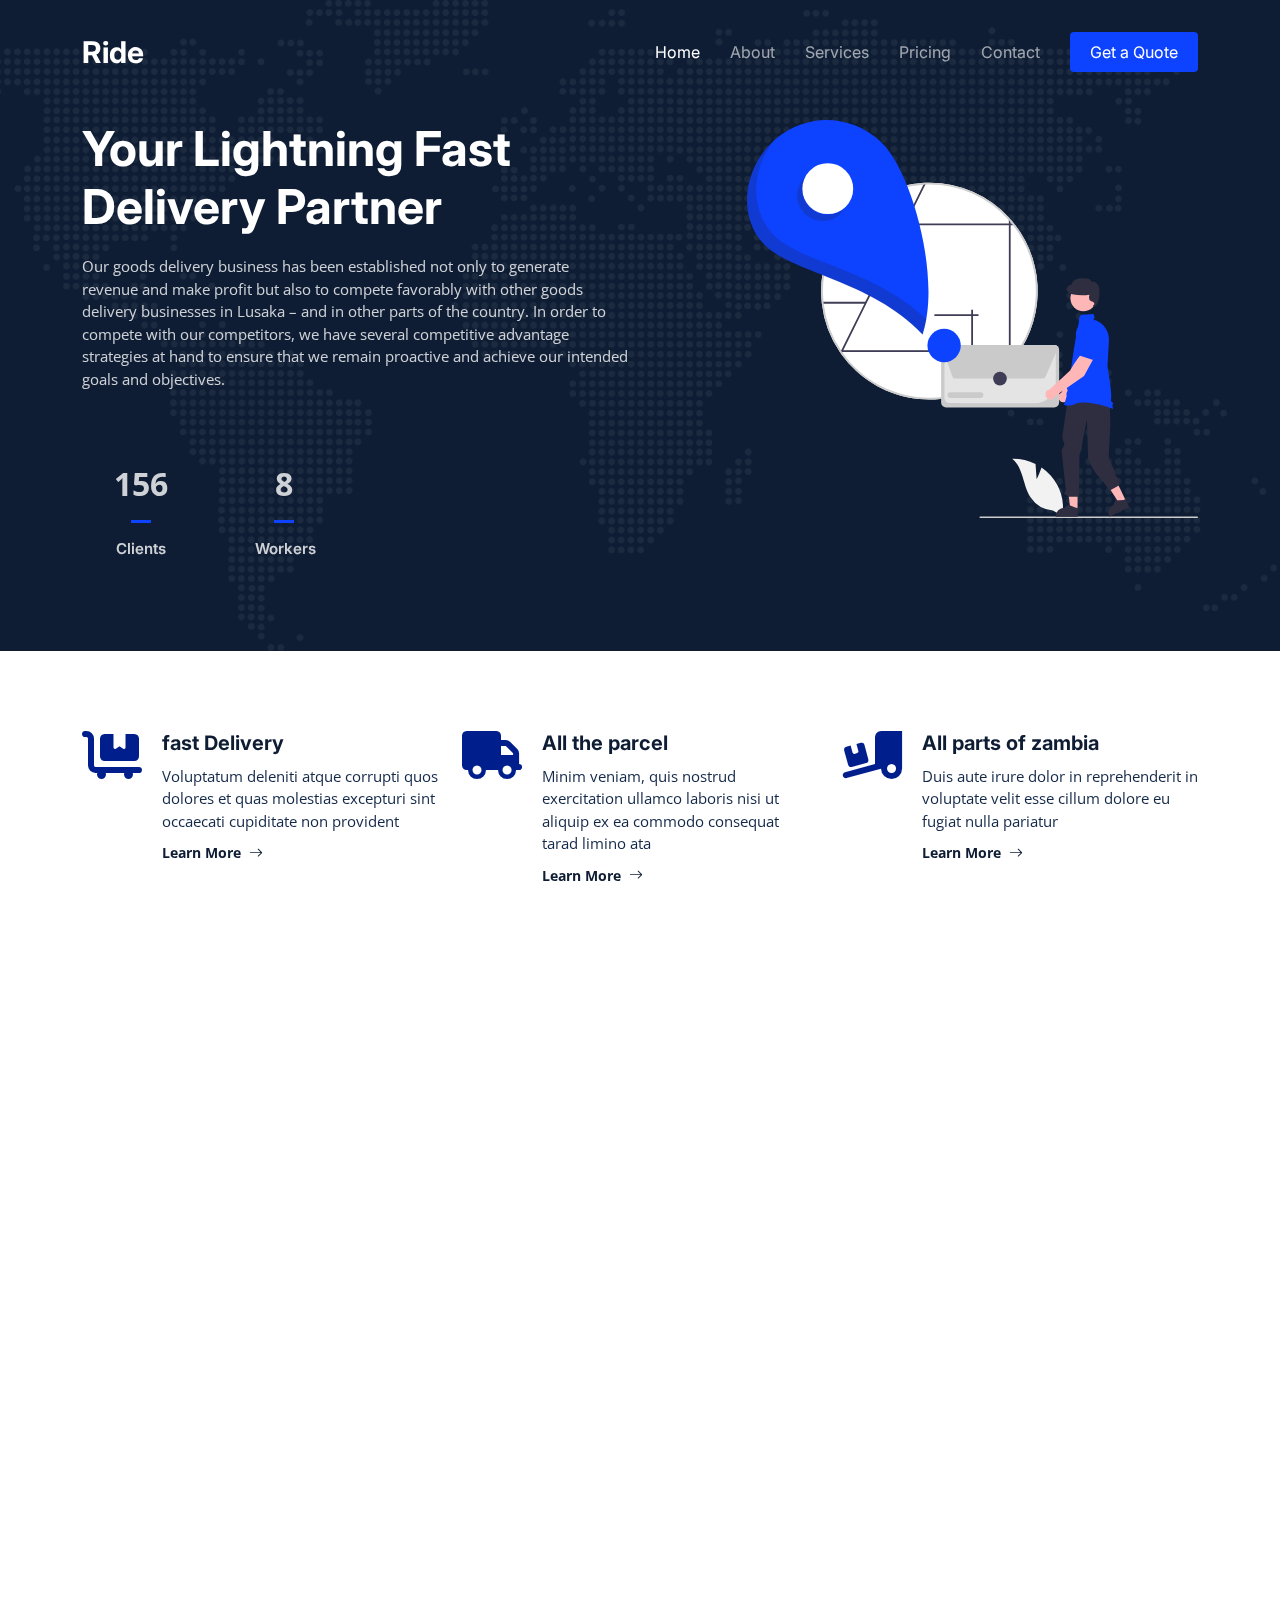
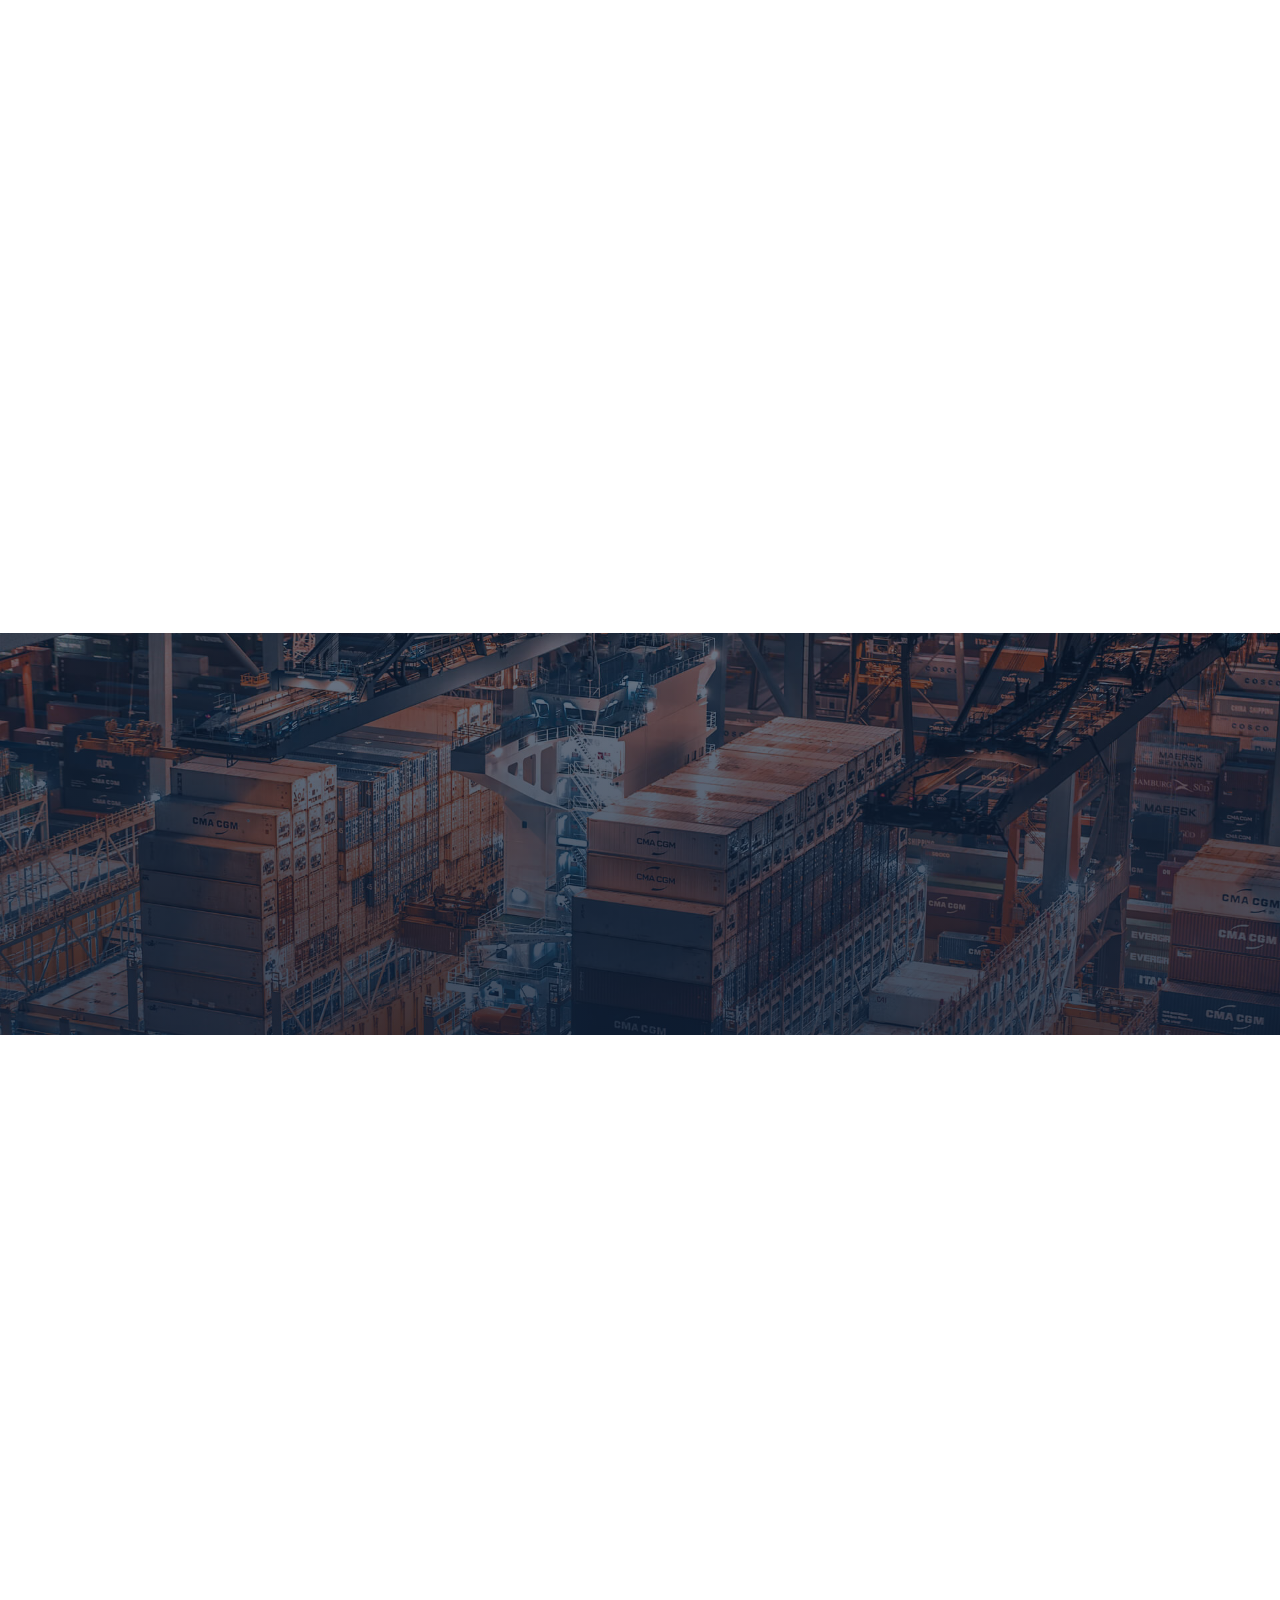
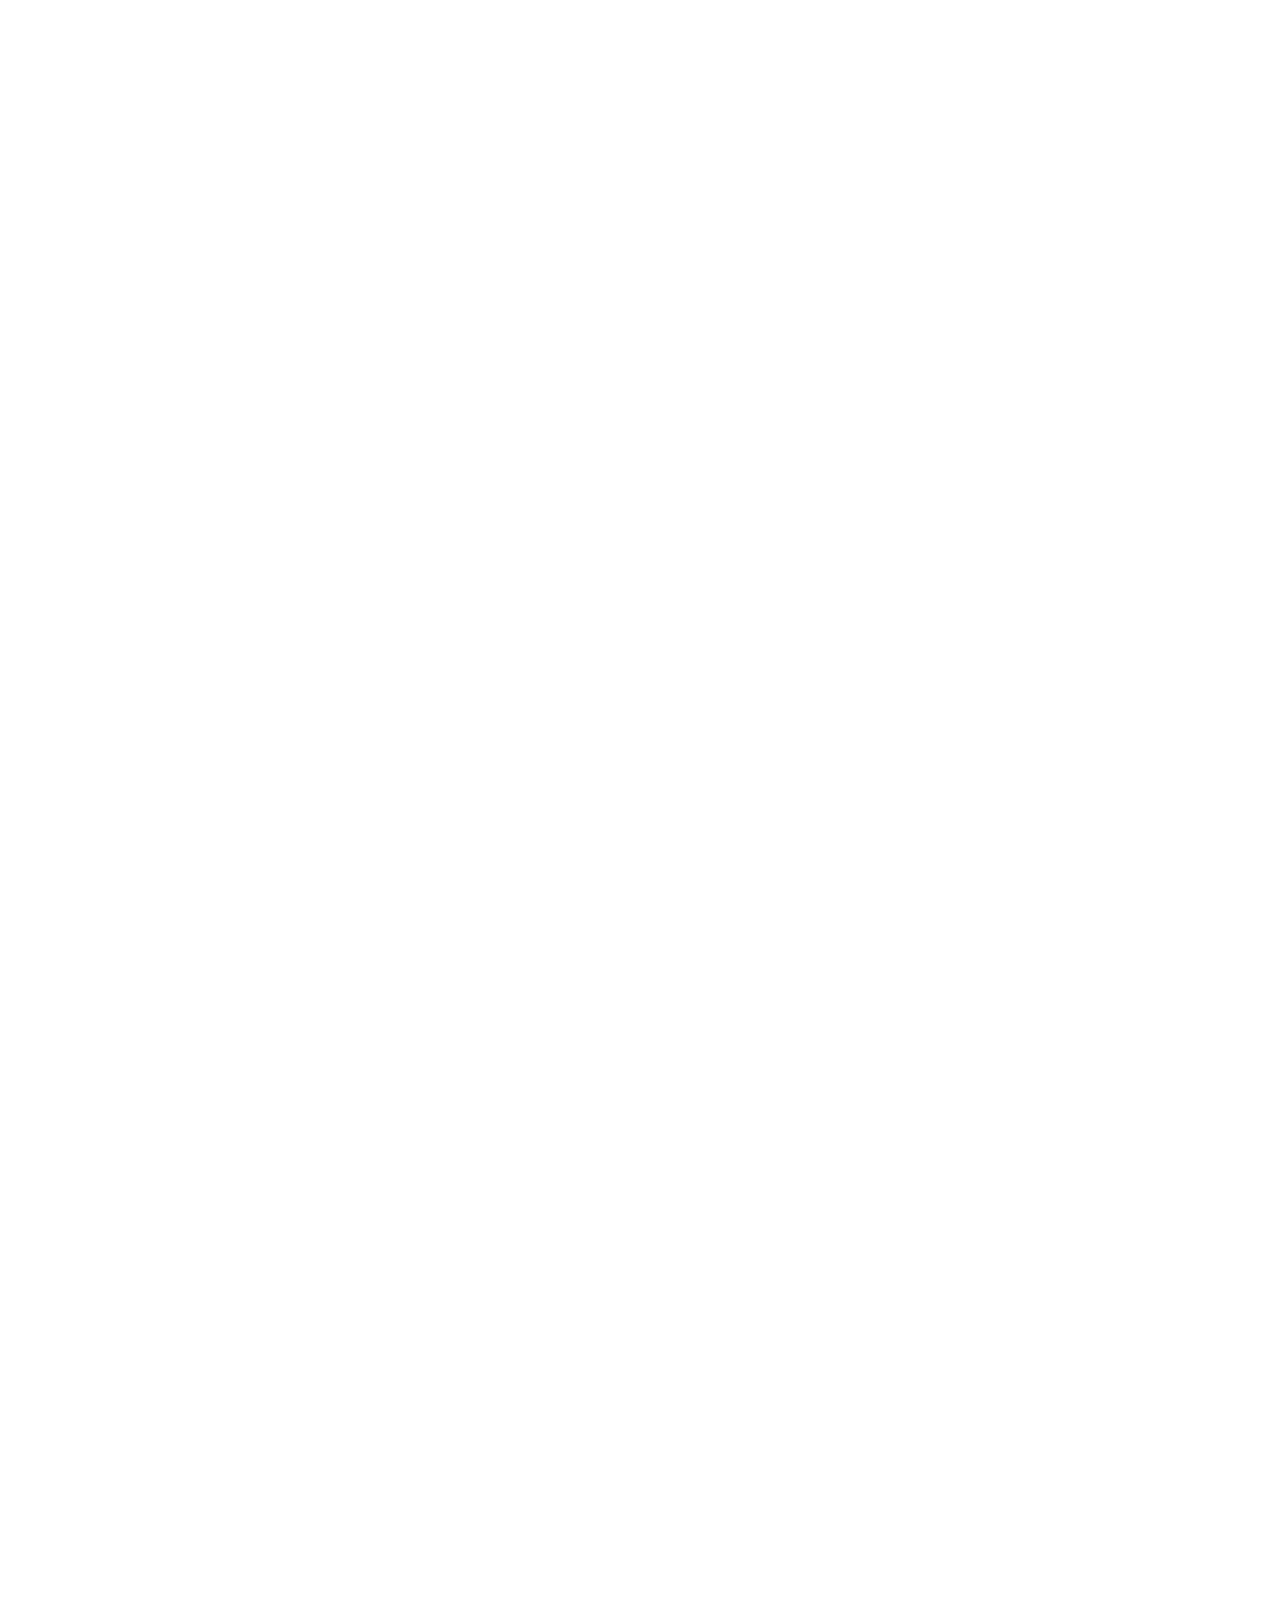
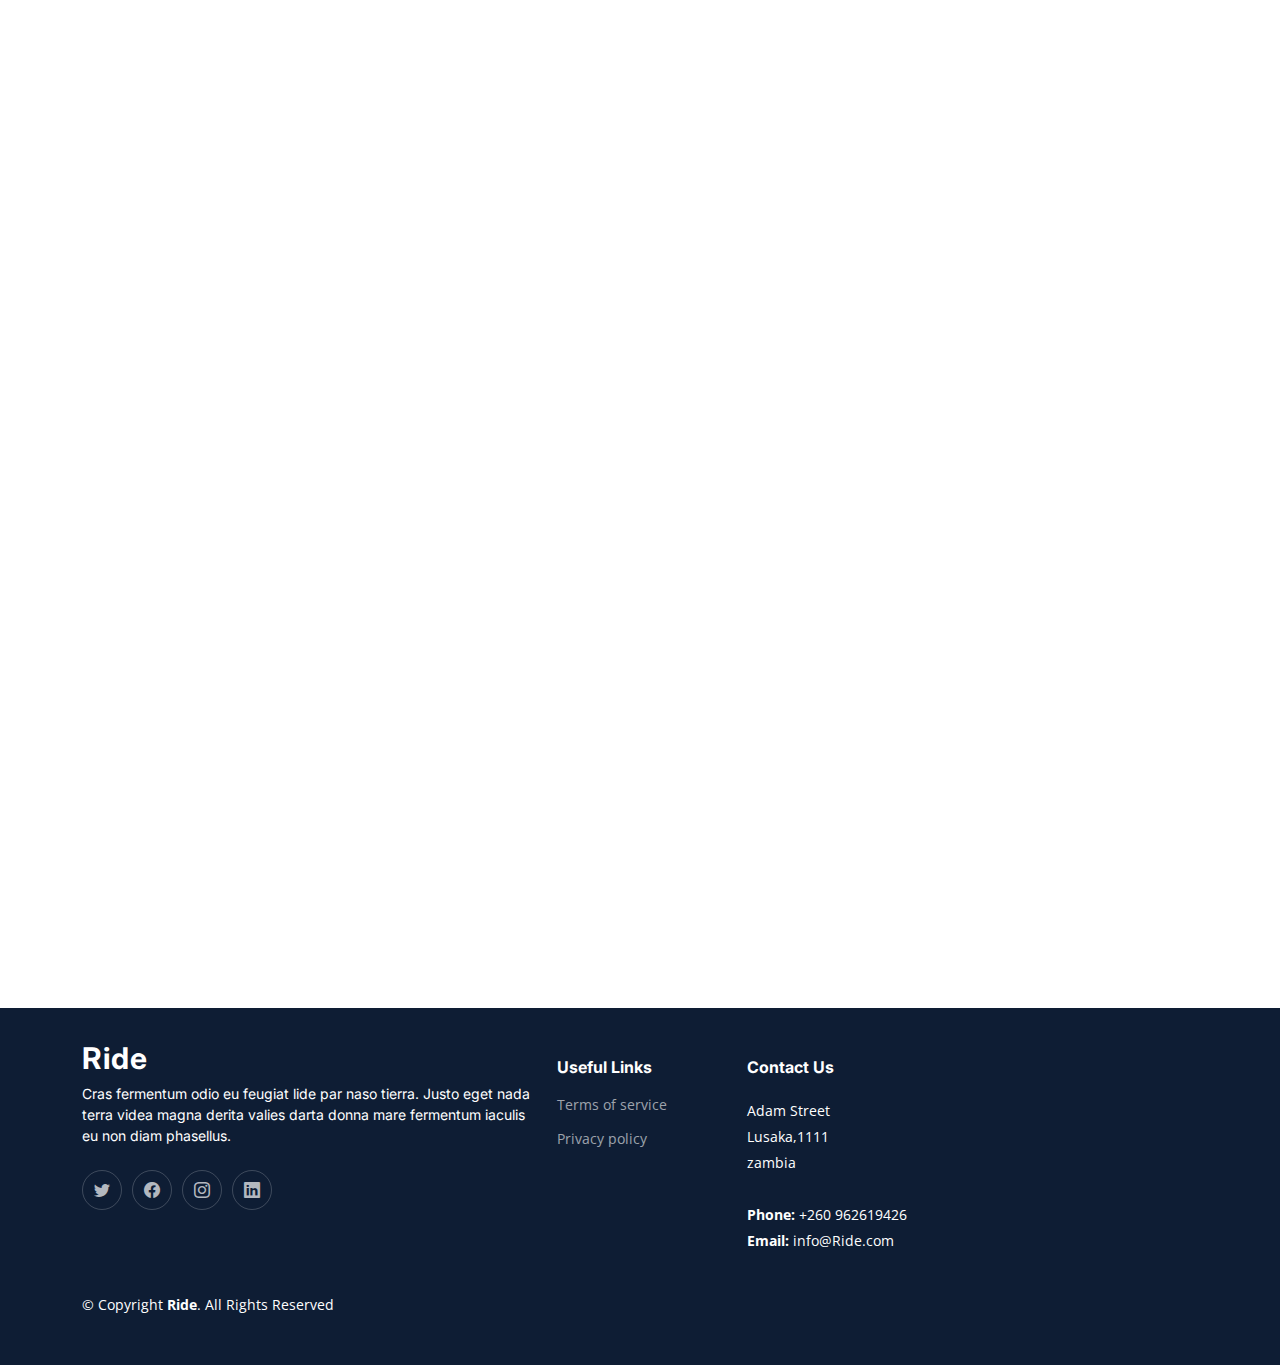
<file: index.html>
<!DOCTYPE html>
<html lang="en">
  <head>
    <meta charset="utf-8" />
    <meta content="width=device-width, initial-scale=1.0" name="viewport" />

    <title>Ride</title>
    <meta content="" name="description" />
    <meta content="" name="keywords" />

    <!-- Favicons 
  <link href="assets/img/favicon.png" rel="icon">
  <link href="assets/img/apple-touch-icon.png" rel="apple-touch-icon">
  -->

    <!-- Google Fonts -->
    <link rel="preconnect" href="https://fonts.googleapis.com" />
    <link rel="preconnect" href="https://fonts.gstatic.com" crossorigin />
    <link
      href="https://fonts.googleapis.com/css2?family=Open+Sans:ital,wght@0,300;0,400;0,500;0,600;0,700;1,300;1,400;1,600;1,700&family=Poppins:ital,wght@0,300;0,400;0,500;0,600;0,700;1,300;1,400;1,500;1,600;1,700&family=Inter:ital,wght@0,300;0,400;0,500;0,600;0,700;1,300;1,400;1,500;1,600;1,700&display=swap"
      rel="stylesheet"
    />

    <!-- Vendor CSS Files -->
    <link
      href="assets/vendor/bootstrap/css/bootstrap.min.css"
      rel="stylesheet"
    />
    <link
      href="assets/vendor/bootstrap-icons/bootstrap-icons.css"
      rel="stylesheet"
    />
    <link
      href="assets/vendor/fontawesome-free/css/all.min.css"
      rel="stylesheet"
    />
    <link
      href="assets/vendor/glightbox/css/glightbox.min.css"
      rel="stylesheet"
    />
    <link href="assets/vendor/swiper/swiper-bundle.min.css" rel="stylesheet" />
    <link href="assets/vendor/aos/aos.css" rel="stylesheet" />

    <!-- Template Main CSS File -->
    <link href="assets/css/main.css" rel="stylesheet" />

    <!-- =======================================================
  * Template Name: Logis - v1.2.0
  * Template URL: https://bootstrapmade.com/logis-bootstrap-logistics-website-template/
  * Author: BootstrapMade.com
  * License: https://bootstrapmade.com/license/
  ======================================================== -->
  </head>

  <body>
    <!-- ======= Header ======= -->
    <header id="header" class="header d-flex align-items-center fixed-top">
      <div
        class="container-fluid container-xl d-flex align-items-center justify-content-between"
      >
        <a href="index.html" class="logo d-flex align-items-center">
          <!-- Uncomment the line below if you also wish to use an image logo -->
          <!-- <img src="assets/img/logo.png" alt=""> -->
          <h1>Ride</h1>
        </a>

        <i class="mobile-nav-toggle mobile-nav-show bi bi-list"></i>
        <i class="mobile-nav-toggle mobile-nav-hide d-none bi bi-x"></i>
        <nav id="navbar" class="navbar">
          <ul>
            <li><a href="index.html" class="active">Home</a></li>
            <li><a href="about.html">About</a></li>
            <li><a href="services.html">Services</a></li>
            <li><a href="pricing.html">Pricing</a></li>
            <li><a href="contact.html">Contact</a></li>
            <li>
              <a class="get-a-quote" href="get-a-quote.html">Get a Quote</a>
            </li>
          </ul>
        </nav>
        <!-- .navbar -->
      </div>
    </header>
    <!-- End Header -->
    <!-- End Header -->

    <!-- ======= Hero Section ======= -->
    <section id="hero" class="hero d-flex align-items-center">
      <div class="container">
        <div class="row gy-4 d-flex justify-content-between">
          <div
            class="col-lg-6 order-2 order-lg-1 d-flex flex-column justify-content-center"
          >
            <h2 data-aos="fade-up">Your Lightning Fast Delivery Partner</h2>
            <p data-aos="fade-up" data-aos-delay="100">
              Our goods delivery business has been established not only to
              generate revenue and make profit but also to compete favorably
              with other goods delivery businesses in Lusaka – and in other
              parts of the country. In order to compete with our competitors, we
              have several competitive advantage strategies at hand to ensure
              that we remain proactive and achieve our intended goals and
              objectives.
            </p>
            <div class="row gy-4" data-aos="fade-up" data-aos-delay="400">
              <div class="col-lg-3 col-6">
                <div class="stats-item text-center w-100 h-100">
                  <span
                    data-purecounter-start="0"
                    data-purecounter-end="200"
                    data-purecounter-duration="1"
                    class="purecounter"
                  ></span>
                  <p>Clients</p>
                </div>
              </div>
              <!-- End Stats Item 

              <div class="col-lg-3 col-6">
                <div class="stats-item text-center w-100 h-100">
                  <span
                    data-purecounter-start="0"
                    data-purecounter-end="521"
                    data-purecounter-duration="1"
                    class="purecounter"
                  ></span>
                  <p>Projects</p>
                </div>
              </div>
             End Stats Item

              <div class="col-lg-3 col-6">
                <div class="stats-item text-center w-100 h-100">
                  <span
                    data-purecounter-start="0"
                    data-purecounter-end="1453"
                    data-purecounter-duration="1"
                    class="purecounter"
                  ></span>
                  <p>Support</p>
                </div>
              </div>
              End Stats Item -->

              <div class="col-lg-3 col-6">
                <div class="stats-item text-center w-100 h-100">
                  <span
                    data-purecounter-start="0"
                    data-purecounter-end="10"
                    data-purecounter-duration="1"
                    class="purecounter"
                  ></span>
                  <p>Workers</p>
                </div>
              </div>
              <!-- End Stats Item -->
            </div>
          </div>

          <div class="col-lg-5 order-1 order-lg-2 hero-img" data-aos="zoom-out">
            <img
              src="assets/img/hero-img.svg"
              class="img-fluid mb-3 mb-lg-0"
              alt=""
            />
          </div>
        </div>
      </div>
    </section>
    <!-- End Hero Section -->

    <main id="main">
      <!-- ======= Featured Services Section ======= -->
      <section id="featured-services" class="featured-services">
        <div class="container">
          <div class="row gy-4">
            <div
              class="col-lg-4 col-md-6 service-item d-flex"
              data-aos="fade-up"
            >
              <div class="icon flex-shrink-0">
                <i class="fa-solid fa-cart-flatbed"></i>
              </div>
              <div>
                <h4 class="title">fast Delivery</h4>
                <p class="description">
                  Voluptatum deleniti atque corrupti quos dolores et quas
                  molestias excepturi sint occaecati cupiditate non provident
                </p>
                <a href="service-details.html" class="readmore stretched-link"
                  ><span>Learn More</span><i class="bi bi-arrow-right"></i
                ></a>
              </div>
            </div>
            <!-- End Service Item -->

            <div
              class="col-lg-4 col-md-6 service-item d-flex"
              data-aos="fade-up"
              data-aos-delay="100"
            >
              <div class="icon flex-shrink-0">
                <i class="fa-solid fa-truck"></i>
              </div>
              <div>
                <h4 class="title">All the parcel</h4>
                <p class="description">
                  Minim veniam, quis nostrud exercitation ullamco laboris nisi
                  ut aliquip ex ea commodo consequat tarad limino ata
                </p>
                <a href="service-details.html" class="readmore stretched-link"
                  ><span>Learn More</span><i class="bi bi-arrow-right"></i
                ></a>
              </div>
            </div>
            <!-- End Service Item -->

            <div
              class="col-lg-4 col-md-6 service-item d-flex"
              data-aos="fade-up"
              data-aos-delay="200"
            >
              <div class="icon flex-shrink-0">
                <i class="fa-solid fa-truck-ramp-box"></i>
              </div>
              <div>
                <h4 class="title">All parts of zambia</h4>
                <p class="description">
                  Duis aute irure dolor in reprehenderit in voluptate velit esse
                  cillum dolore eu fugiat nulla pariatur
                </p>
                <a href="service-details.html" class="readmore stretched-link"
                  ><span>Learn More</span><i class="bi bi-arrow-right"></i
                ></a>
              </div>
            </div>
            <!-- End Service Item -->
          </div>
        </div>
      </section>
      <!-- End Featured Services Section -->

      <!-- ======= About Us Section ======= -->
      <section id="about" class="about pt-0">
        <div class="container" data-aos="fade-up">
          <div class="row gy-4">
            <div
              class="col-lg-6 position-relative align-self-start order-lg-last order-first"
            >
              <img src="assets/img/about.jpg" class="img-fluid" alt="" />
            </div>
            <div class="col-lg-6 content order-last order-lg-first">
              <h3>About Us</h3>
              <p>
                We are a start-up company providing transportation services to the public through subscriptions method basis. Our aim is to grow and provide our services national wide and expand into SADC countries.

              </p>
              <ul>
                <li data-aos="fade-up" data-aos-delay="100">
                  <i class="bi bi-diagram-3"></i>
                  <div>
                    <h5>Ullamco laboris nisi ut aliquip consequat</h5>
                    <p>
                      Magni facilis facilis repellendus cum excepturi quaerat
                      praesentium libre trade
                    </p>
                  </div>
                </li>
                <li data-aos="fade-up" data-aos-delay="200">
                  <i class="bi bi-fullscreen-exit"></i>
                  <div>
                    <h5>Magnam soluta odio exercitationem reprehenderi</h5>
                    <p>
                      Quo totam dolorum at pariatur aut distinctio dolorum
                      laudantium illo direna pasata redi
                    </p>
                  </div>
                </li>
                <li data-aos="fade-up" data-aos-delay="300">
                  <i class="bi bi-broadcast"></i>
                  <div>
                    <h5>Voluptatem et qui exercitationem</h5>
                    <p>
                      Et velit et eos maiores est tempora et quos dolorem autem
                      tempora incidunt maxime veniam
                    </p>
                  </div>
                </li>
              </ul>
            </div>
          </div>
        </div>
      </section>
      <!-- End About Us Section -->

      <!-- ======= Services Section ======= -->
      <section id="service" class="services pt-0">
        <div class="container" data-aos="fade-up">
          <div class="section-header">
            <span>Our Services</span>
            <h2>Our Services</h2>
          </div>

          <div class="row gy-4">
            <div
              class="col-lg-4 col-md-6"
              data-aos="fade-up"
              data-aos-delay="100"
            >
              <div class="card">
                <div class="card-img">
                  <img
                    src="assets/img/storage-service.jpg"
                    alt=""
                    class="img-fluid"
                  />
                </div>
                <h3>
                  <a href="service-details.html" class="stretched-link">
                    Courier Services</a
                  >
                </h3>
                <p>
                  Cumque eos in qui numquam. Aut aspernatur perferendis sed
                  atque quia voluptas quisquam repellendus temporibus
                  itaqueofficiis odit
                </p>
              </div>
            </div>
            <!-- End Card Item -->

            <div
              class="col-lg-4 col-md-6"
              data-aos="fade-up"
              data-aos-delay="200"
            >
              <div class="card">
                <div class="card-img">
                  <img
                    src="assets/img/logistics-service.jpg"
                    alt=""
                    class="img-fluid"
                  />
                </div>
                <h3>
                  <a href="service-details.html" class="stretched-link">
                    Logistics Services lite tonnes trucks. .</a
                  >
                </h3>
                <p>
                  Asperiores provident dolor accusamus pariatur dolore nam id
                  audantium ut et iure incidunt molestiae dolor ipsam ducimus
                  occaecati nisi
                </p>
              </div>
            </div>
            <!-- End Card Item -->

            <div
              class="col-lg-4 col-md-6"
              data-aos="fade-up"
              data-aos-delay="300"
            >
              <div class="card">
                <div class="card-img">
                  <img
                    src="assets/img/cargo-service.jpg"
                    alt=""
                    class="img-fluid"
                  />
                </div>
                <h3>
                  <a href="service-details.html" class="stretched-link"
                    >Taxi services</a
                  >
                </h3>
                <p>
                  Dicta quam similique quia architecto eos nisi aut ratione aut
                  ipsum reiciendis sit doloremque oluptatem aut et molestiae ut
                  et nihil
                </p>
              </div>
            </div>
            <!-- End Card Item -->
        </div>
      </section>
      <!-- End Services Section -->

      <!-- ======= Call To Action Section ======= -->
      <section id="call-to-action" class="call-to-action">
        <div class="container" data-aos="zoom-out">
          <div class="row justify-content-center">
            <div class="col-lg-8 text-center">
              <h3>Call To Action</h3>
              <p>
                Duis aute irure dolor in reprehenderit in voluptate velit esse
                cillum dolore eu fugiat nulla pariatur. Excepteur sint occaecat
                cupidatat non proident, sunt in culpa qui officia deserunt
                mollit anim id est laborum.
              </p>
              <a class="cta-btn" href="#">Call To Action</a>
            </div>
          </div>
        </div>
      </section>
      <!-- End Call To Action Section -->

      <!-- ======= Features Section ======= -->
      <section id="features" class="features">
        <div class="container">
          <div
            class="row gy-4 align-items-center features-item"
            data-aos="fade-up"
          >
            <div class="col-md-5">
              <img src="assets/img/features-1.jpg" class="img-fluid" alt="" />
            </div>
            <div class="col-md-7">
              <h3>
                Voluptatem dignissimos provident quasi corporis voluptates sit
                assumenda.
              </h3>
              <p class="fst-italic">
                Lorem ipsum dolor sit amet, consectetur adipiscing elit, sed do
                eiusmod tempor incididunt ut labore et dolore magna aliqua.
              </p>
              <ul>
                <li>
                  <i class="bi bi-check"></i> Ullamco laboris nisi ut aliquip ex
                  ea commodo consequat.
                </li>
                <li>
                  <i class="bi bi-check"></i> Duis aute irure dolor in
                  reprehenderit in voluptate velit.
                </li>
                <li>
                  <i class="bi bi-check"></i> Ullam est qui quos consequatur eos
                  accusamus.
                </li>
              </ul>
            </div>
          </div>
          <!-- Features Item -->

          <div
            class="row gy-4 align-items-center features-item"
            data-aos="fade-up"
          >
            <div class="col-md-5 order-1 order-md-2">
              <img src="assets/img/features-2.jpg" class="img-fluid" alt="" />
            </div>
            <div class="col-md-7 order-2 order-md-1">
              <h3>Corporis temporibus maiores provident</h3>
              <p class="fst-italic">
                Lorem ipsum dolor sit amet, consectetur adipiscing elit, sed do
                eiusmod tempor incididunt ut labore et dolore magna aliqua.
              </p>
              <p>
                Ullamco laboris nisi ut aliquip ex ea commodo consequat. Duis
                aute irure dolor in reprehenderit in voluptate velit esse cillum
                dolore eu fugiat nulla pariatur. Excepteur sint occaecat
                cupidatat non proident, sunt in culpa qui officia deserunt
                mollit anim id est laborum
              </p>
            </div>
          </div>
          <!-- Features Item -->

          <div
            class="row gy-4 align-items-center features-item"
            data-aos="fade-up"
          >
            <div class="col-md-5">
              <img src="assets/img/features-3.jpg" class="img-fluid" alt="" />
            </div>
            <div class="col-md-7">
              <h3>
                Sunt consequatur ad ut est nulla consectetur reiciendis animi
                voluptas
              </h3>
              <p>
                Cupiditate placeat cupiditate placeat est ipsam culpa. Delectus
                quia minima quod. Sunt saepe odit aut quia voluptatem hic
                voluptas dolor doloremque.
              </p>
              <ul>
                <li>
                  <i class="bi bi-check"></i> Ullamco laboris nisi ut aliquip ex
                  ea commodo consequat.
                </li>
                <li>
                  <i class="bi bi-check"></i> Duis aute irure dolor in
                  reprehenderit in voluptate velit.
                </li>
                <li>
                  <i class="bi bi-check"></i> Facilis ut et voluptatem aperiam.
                  Autem soluta ad fugiat.
                </li>
              </ul>
            </div>
          </div>
          <!-- Features Item -->

          <div
            class="row gy-4 align-items-center features-item"
            data-aos="fade-up"
          >
            <div class="col-md-5 order-1 order-md-2">
              <img src="assets/img/features-4.jpg" class="img-fluid" alt="" />
            </div>
            <div class="col-md-7 order-2 order-md-1">
              <h3>
                Quas et necessitatibus eaque impedit ipsum animi consequatur
                incidunt in
              </h3>
              <p class="fst-italic">
                Lorem ipsum dolor sit amet, consectetur adipiscing elit, sed do
                eiusmod tempor incididunt ut labore et dolore magna aliqua.
              </p>
              <p>
                Ullamco laboris nisi ut aliquip ex ea commodo consequat. Duis
                aute irure dolor in reprehenderit in voluptate velit esse cillum
                dolore eu fugiat nulla pariatur. Excepteur sint occaecat
                cupidatat non proident, sunt in culpa qui officia deserunt
                mollit anim id est laborum
              </p>
            </div>
          </div>
          <!-- Features Item -->
        </div>
      </section>
      <!-- End Features Section -->

      <!-- ======= Pricing Section ======= -->
      <section id="pricing" class="pricing pt-0">
        <div class="container" data-aos="fade-up">
          <div class="section-header">
            <span>Pricing</span>
            <h2>Pricing</h2>
          </div>

          <div class="row gy-4">
            <div class="col-lg-4" data-aos="fade-up" data-aos-delay="100">
              <div class="pricing-item">
                <h3>Free Plan</h3>
                <h4><sup>$</sup>0<span> / month</span></h4>
                <ul>
                  <li>
                    <i class="bi bi-check"></i> Quam adipiscing vitae proin
                  </li>
                  <li><i class="bi bi-check"></i> Nec feugiat nisl pretium</li>
                  <li>
                    <i class="bi bi-check"></i> Nulla at volutpat diam uteera
                  </li>
                  <li class="na">
                    <i class="bi bi-x"></i>
                    <span>Pharetra massa massa ultricies</span>
                  </li>
                  <li class="na">
                    <i class="bi bi-x"></i>
                    <span>Massa ultricies mi quis hendrerit</span>
                  </li>
                </ul>
                <a href="#" class="buy-btn">Buy Now</a>
              </div>
            </div>
            <!-- End Pricing Item -->

            <div class="col-lg-4" data-aos="fade-up" data-aos-delay="200">
              <div class="pricing-item featured">
                <h3>Business Plan</h3>
                <h4><sup>$</sup>29<span> / month</span></h4>
                <ul>
                  <li>
                    <i class="bi bi-check"></i> Quam adipiscing vitae proin
                  </li>
                  <li><i class="bi bi-check"></i> Nec feugiat nisl pretium</li>
                  <li>
                    <i class="bi bi-check"></i> Nulla at volutpat diam uteera
                  </li>
                  <li>
                    <i class="bi bi-check"></i> Pharetra massa massa ultricies
                  </li>
                  <li>
                    <i class="bi bi-check"></i> Massa ultricies mi quis
                    hendrerit
                  </li>
                </ul>
                <a href="#" class="buy-btn">Buy Now</a>
              </div>
            </div>
            <!-- End Pricing Item -->

            <div class="col-lg-4" data-aos="fade-up" data-aos-delay="300">
              <div class="pricing-item">
                <h3>Developer Plan</h3>
                <h4><sup>$</sup>49<span> / month</span></h4>
                <ul>
                  <li>
                    <i class="bi bi-check"></i> Quam adipiscing vitae proin
                  </li>
                  <li><i class="bi bi-check"></i> Nec feugiat nisl pretium</li>
                  <li>
                    <i class="bi bi-check"></i> Nulla at volutpat diam uteera
                  </li>
                  <li>
                    <i class="bi bi-check"></i> Pharetra massa massa ultricies
                  </li>
                  <li>
                    <i class="bi bi-check"></i> Massa ultricies mi quis
                    hendrerit
                  </li>
                </ul>
                <a href="#" class="buy-btn">Buy Now</a>
              </div>
            </div>
            <!-- End Pricing Item -->
          </div>
        </div>
      </section>
      <!-- End Pricing Section -->

      <!-- ======= Testimonials Section ===
      <section id="testimonials" class="testimonials">
        <div class="container">
          <div class="slides-1 swiper" data-aos="fade-up">
            <div class="swiper-wrapper">
              <div class="swiper-slide">
                <div class="testimonial-item">
                  <img
                    src="assets/img/testimonials/testimonials-1.jpg"
                    class="testimonial-img"
                    alt=""
                  />
                  <h3>Saul Goodman</h3>
                  <h4>Ceo &amp; Founder</h4>
                  <div class="stars">
                    <i class="bi bi-star-fill"></i
                    ><i class="bi bi-star-fill"></i
                    ><i class="bi bi-star-fill"></i
                    ><i class="bi bi-star-fill"></i
                    ><i class="bi bi-star-fill"></i>
                  </div>
                  <p>
                    <i class="bi bi-quote quote-icon-left"></i>
                    Proin iaculis purus consequat sem cure digni ssim donec
                    porttitora entum suscipit rhoncus. Accusantium quam,
                    ultricies eget id, aliquam eget nibh et. Maecen aliquam,
                    risus at semper.
                    <i class="bi bi-quote quote-icon-right"></i>
                  </p>
                </div>
              </div>
              End testimonial item 

              <div class="swiper-slide">
                <div class="testimonial-item">
                  <img
                    src="assets/img/testimonials/testimonials-2.jpg"
                    class="testimonial-img"
                    alt=""
                  />
                  <h3>Sara Wilsson</h3>
                  <h4>Designer</h4>
                  <div class="stars">
                    <i class="bi bi-star-fill"></i
                    ><i class="bi bi-star-fill"></i
                    ><i class="bi bi-star-fill"></i
                    ><i class="bi bi-star-fill"></i
                    ><i class="bi bi-star-fill"></i>
                  </div>
                  <p>
                    <i class="bi bi-quote quote-icon-left"></i>
                    Export tempor illum tamen malis malis eram quae irure esse
                    labore quem cillum quid cillum eram malis quorum velit fore
                    eram velit sunt aliqua noster fugiat irure amet legam anim
                    culpa.
                    <i class="bi bi-quote quote-icon-right"></i>
                  </p>
                </div>
              </div>
               End testimonial item 

              <div class="swiper-slide">
                <div class="testimonial-item">
                  <img
                    src="assets/img/testimonials/testimonials-3.jpg"
                    class="testimonial-img"
                    alt=""
                  />
                  <h3>Jena Karlis</h3>
                  <h4>Store Owner</h4>
                  <div class="stars">
                    <i class="bi bi-star-fill"></i
                    ><i class="bi bi-star-fill"></i
                    ><i class="bi bi-star-fill"></i
                    ><i class="bi bi-star-fill"></i
                    ><i class="bi bi-star-fill"></i>
                  </div>
                  <p>
                    <i class="bi bi-quote quote-icon-left"></i>
                    Enim nisi quem export duis labore cillum quae magna enim
                    sint quorum nulla quem veniam duis minim tempor labore quem
                    eram duis noster aute amet eram fore quis sint minim.
                    <i class="bi bi-quote quote-icon-right"></i>
                  </p>
                </div>
              </div>
              End testimonial item 

              <div class="swiper-slide">
                <div class="testimonial-item">
                  <img
                    src="assets/img/testimonials/testimonials-4.jpg"
                    class="testimonial-img"
                    alt=""
                  />
                  <h3>Matt Brandon</h3>
                  <h4>Freelancer</h4>
                  <div class="stars">
                    <i class="bi bi-star-fill"></i
                    ><i class="bi bi-star-fill"></i
                    ><i class="bi bi-star-fill"></i
                    ><i class="bi bi-star-fill"></i
                    ><i class="bi bi-star-fill"></i>
                  </div>
                  <p>
                    <i class="bi bi-quote quote-icon-left"></i>
                    Fugiat enim eram quae cillum dolore dolor amet nulla culpa
                    multos export minim fugiat minim velit minim dolor enim duis
                    veniam ipsum anim magna sunt elit fore quem dolore labore
                    illum veniam.
                    <i class="bi bi-quote quote-icon-right"></i>
                  </p>
                </div>
              </div>
               End testimonial item 

              <div class="swiper-slide">
                <div class="testimonial-item">
                  <img
                    src="assets/img/testimonials/testimonials-5.jpg"
                    class="testimonial-img"
                    alt=""
                  />
                  <h3>John Larson</h3>
                  <h4>Entrepreneur</h4>
                  <div class="stars">
                    <i class="bi bi-star-fill"></i
                    ><i class="bi bi-star-fill"></i
                    ><i class="bi bi-star-fill"></i
                    ><i class="bi bi-star-fill"></i
                    ><i class="bi bi-star-fill"></i>
                  </div>
                  <p>
                    <i class="bi bi-quote quote-icon-left"></i>
                    Quis quorum aliqua sint quem legam fore sunt eram irure
                    aliqua veniam tempor noster veniam enim culpa labore duis
                    sunt culpa nulla illum cillum fugiat legam esse veniam culpa
                    fore nisi cillum quid.
                    <i class="bi bi-quote quote-icon-right"></i>
                  </p>
                </div>
              </div>
               End testimonial item 
            </div>
            <div class="swiper-pagination"></div>
          </div>
        </div>
      </section>
       End Testimonials Section -->

      <!-- ======= Frequently Asked Questions Section ======= -->
      <section id="faq" class="faq">
        <div class="container" data-aos="fade-up">
          <div class="section-header">
            <span>Frequently Asked Questions</span>
            <h2>Frequently Asked Questions</h2>
          </div>

          <div
            class="row justify-content-center"
            data-aos="fade-up"
            data-aos-delay="200"
          >
            <div class="col-lg-10">
              <div class="accordion accordion-flush" id="faqlist">
                <div class="accordion-item">
                  <h3 class="accordion-header">
                    <button
                      class="accordion-button collapsed"
                      type="button"
                      data-bs-toggle="collapse"
                      data-bs-target="#faq-content-1"
                    >
                      <i class="bi bi-question-circle question-icon"></i>
                      Non consectetur a erat nam at lectus urna duis?
                    </button>
                  </h3>
                  <div
                    id="faq-content-1"
                    class="accordion-collapse collapse"
                    data-bs-parent="#faqlist"
                  >
                    <div class="accordion-body">
                      Feugiat pretium nibh ipsum consequat. Tempus iaculis urna
                      id volutpat lacus laoreet non curabitur gravida. Venenatis
                      lectus magna fringilla urna porttitor rhoncus dolor purus
                      non.
                    </div>
                  </div>
                </div>
                <!-- # Faq item-->

                <div class="accordion-item">
                  <h3 class="accordion-header">
                    <button
                      class="accordion-button collapsed"
                      type="button"
                      data-bs-toggle="collapse"
                      data-bs-target="#faq-content-2"
                    >
                      <i class="bi bi-question-circle question-icon"></i>
                      Feugiat scelerisque varius morbi enim nunc faucibus a
                      pellentesque?
                    </button>
                  </h3>
                  <div
                    id="faq-content-2"
                    class="accordion-collapse collapse"
                    data-bs-parent="#faqlist"
                  >
                    <div class="accordion-body">
                      Dolor sit amet consectetur adipiscing elit pellentesque
                      habitant morbi. Id interdum velit laoreet id donec
                      ultrices. Fringilla phasellus faucibus scelerisque
                      eleifend donec pretium. Est pellentesque elit ullamcorper
                      dignissim. Mauris ultrices eros in cursus turpis massa
                      tincidunt dui.
                    </div>
                  </div>
                </div>
                <!-- # Faq item-->

                <div class="accordion-item">
                  <h3 class="accordion-header">
                    <button
                      class="accordion-button collapsed"
                      type="button"
                      data-bs-toggle="collapse"
                      data-bs-target="#faq-content-3"
                    >
                      <i class="bi bi-question-circle question-icon"></i>
                      Dolor sit amet consectetur adipiscing elit pellentesque
                      habitant morbi?
                    </button>
                  </h3>
                  <div
                    id="faq-content-3"
                    class="accordion-collapse collapse"
                    data-bs-parent="#faqlist"
                  >
                    <div class="accordion-body">
                      Eleifend mi in nulla posuere sollicitudin aliquam ultrices
                      sagittis orci. Faucibus pulvinar elementum integer enim.
                      Sem nulla pharetra diam sit amet nisl suscipit. Rutrum
                      tellus pellentesque eu tincidunt. Lectus urna duis
                      convallis convallis tellus. Urna molestie at elementum eu
                      facilisis sed odio morbi quis
                    </div>
                  </div>
                </div>
                <!-- # Faq item-->

                <div class="accordion-item">
                  <h3 class="accordion-header">
                    <button
                      class="accordion-button collapsed"
                      type="button"
                      data-bs-toggle="collapse"
                      data-bs-target="#faq-content-4"
                    >
                      <i class="bi bi-question-circle question-icon"></i>
                      Ac odio tempor orci dapibus. Aliquam eleifend mi in nulla?
                    </button>
                  </h3>
                  <div
                    id="faq-content-4"
                    class="accordion-collapse collapse"
                    data-bs-parent="#faqlist"
                  >
                    <div class="accordion-body">
                      <i class="bi bi-question-circle question-icon"></i>
                      Dolor sit amet consectetur adipiscing elit pellentesque
                      habitant morbi. Id interdum velit laoreet id donec
                      ultrices. Fringilla phasellus faucibus scelerisque
                      eleifend donec pretium. Est pellentesque elit ullamcorper
                      dignissim. Mauris ultrices eros in cursus turpis massa
                      tincidunt dui.
                    </div>
                  </div>
                </div>
                <!-- # Faq item-->

                <div class="accordion-item">
                  <h3 class="accordion-header">
                    <button
                      class="accordion-button collapsed"
                      type="button"
                      data-bs-toggle="collapse"
                      data-bs-target="#faq-content-5"
                    >
                      <i class="bi bi-question-circle question-icon"></i>
                      Tempus quam pellentesque nec nam aliquam sem et tortor
                      consequat?
                    </button>
                  </h3>
                  <div
                    id="faq-content-5"
                    class="accordion-collapse collapse"
                    data-bs-parent="#faqlist"
                  >
                    <div class="accordion-body">
                      Molestie a iaculis at erat pellentesque adipiscing
                      commodo. Dignissim suspendisse in est ante in. Nunc vel
                      risus commodo viverra maecenas accumsan. Sit amet nisl
                      suscipit adipiscing bibendum est. Purus gravida quis
                      blandit turpis cursus in
                    </div>
                  </div>
                </div>
                <!-- # Faq item-->
              </div>
            </div>
          </div>
        </div>
      </section>
      <!-- End Frequently Asked Questions Section -->
    </main>
    <!-- End #main -->

    <!-- ======= Footer ======= -->
    <footer id="footer" class="footer">
      <div class="container">
        <div class="row gy-4">
          <div class="col-lg-5 col-md-12 footer-info">
            <a href="index.html" class="logo d-flex align-items-center">
              <span>Ride</span>
            </a>
            <p>
              Cras fermentum odio eu feugiat lide par naso tierra. Justo eget
              nada terra videa magna derita valies darta donna mare fermentum
              iaculis eu non diam phasellus.
            </p>
            <div class="social-links d-flex mt-4">
              <a href="#" class="twitter"><i class="bi bi-twitter"></i></a>
              <a href="#" class="facebook"><i class="bi bi-facebook"></i></a>
              <a href="#" class="instagram"><i class="bi bi-instagram"></i></a>
              <a href="#" class="linkedin"><i class="bi bi-linkedin"></i></a>
            </div>
          </div>

          <div class="col-lg-2 col-6 footer-links">
            <h4>Useful Links</h4>
            <ul>
              <li><a href="#">Terms of service</a></li>
              <li><a href="#">Privacy policy</a></li>
            </ul>
          </div>

          <div
            class="col-lg-3 col-md-12 footer-contact text-center text-md-start"
          >
            <h4>Contact Us</h4>
            <p>
             Adam Street <br />
              Lusaka,1111<br />
              zambia <br /><br />
              <strong>Phone:</strong> +260 962619426<br />
              <strong>Email:</strong> info@Ride.com<br />
            </p>
          </div>
        </div>
      </div>

      <div class="container mt-4">
        <dive class="copyright">
          &copy; Copyright <strong><span>Ride</span></strong
          >. All Rights Reserved
        </dive
      </div>
    </footer>
    <!-- End Footer -->
    <!-- End Footer -->

    <a
      href="#"
      class="scroll-top d-flex align-items-center justify-content-center"
      ><i class="bi bi-arrow-up-short"></i
    ></a>

    <div id="preloader"></div>

    <!-- Vendor JS Files -->
    <script src="assets/vendor/bootstrap/js/bootstrap.bundle.min.js"></script>
    <script src="assets/vendor/purecounter/purecounter_vanilla.js"></script>
    <script src="assets/vendor/glightbox/js/glightbox.min.js"></script>
    <script src="assets/vendor/swiper/swiper-bundle.min.js"></script>
    <script src="assets/vendor/aos/aos.js"></script>
    <script src="assets/vendor/php-email-form/validate.js"></script>

    <!-- Template Main JS File -->
    <script src="assets/js/main.js"></script>
  </body>
</html>
</file>
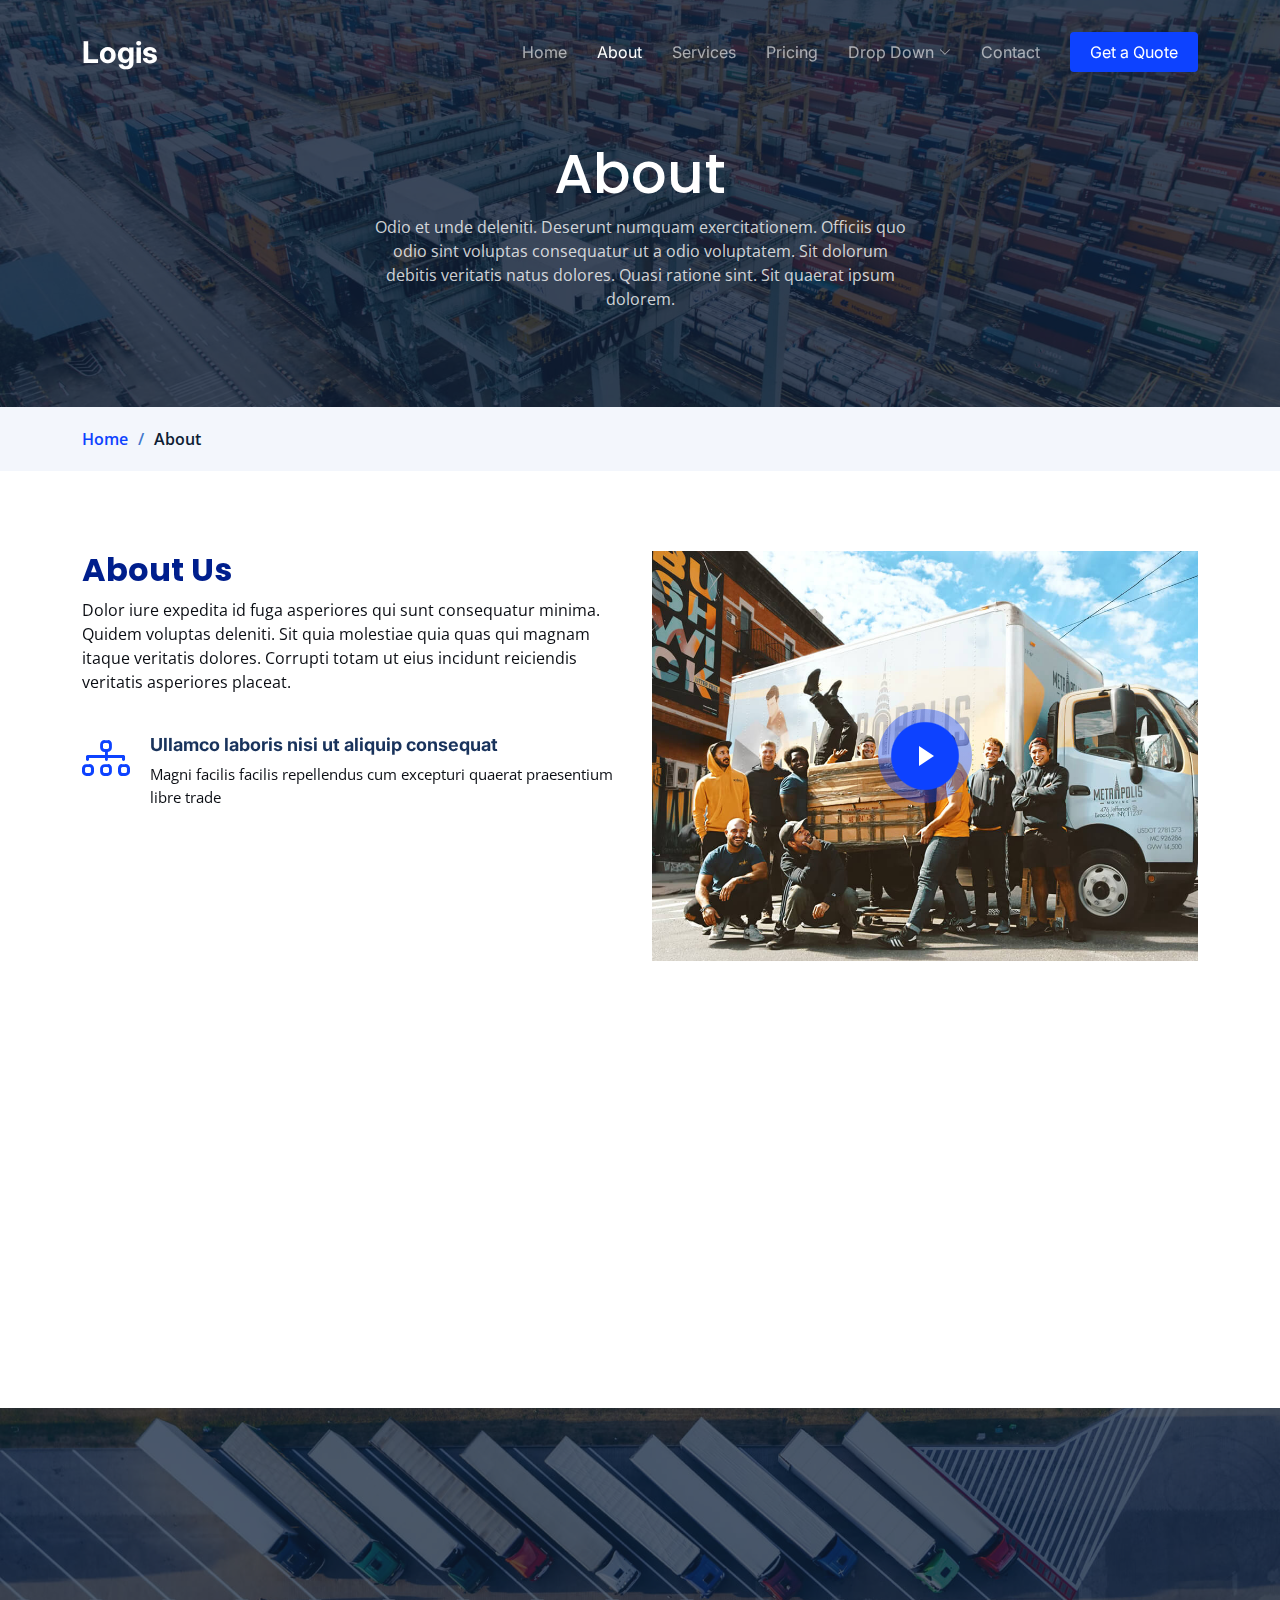
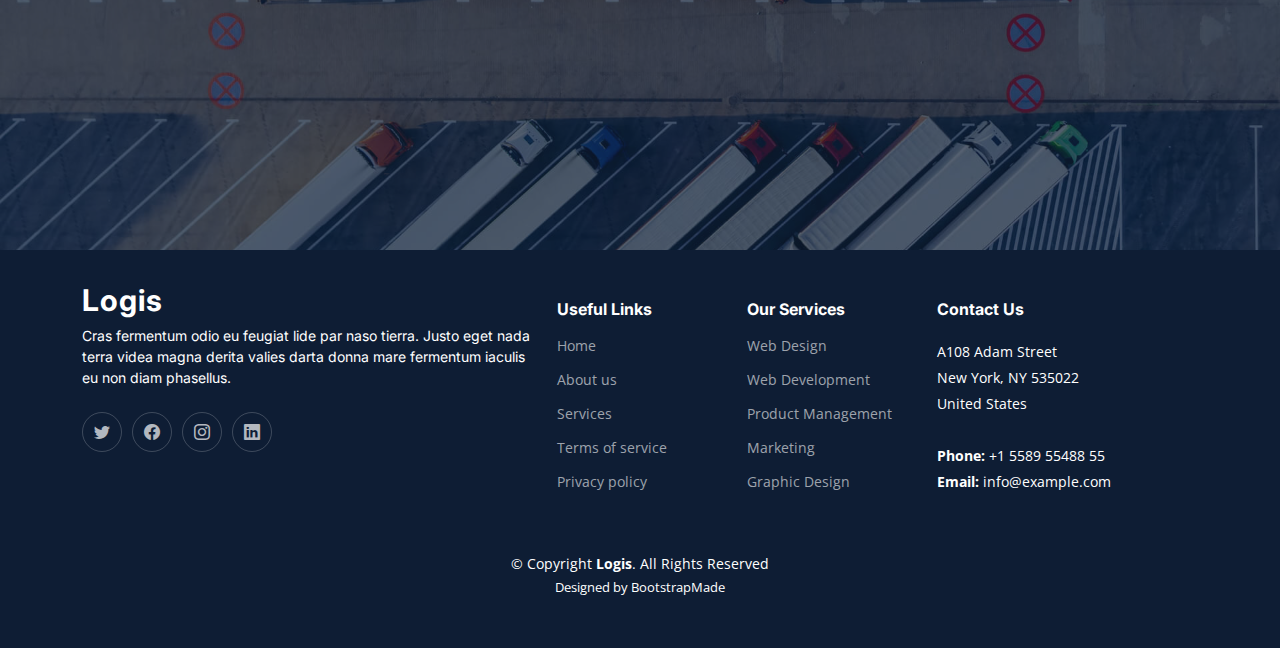
<file: about.html>
<!DOCTYPE html>
<html lang="en">
  <head>
    <meta charset="utf-8" />
    <meta content="width=device-width, initial-scale=1.0" name="viewport" />

    <title>Logis Bootstrap Template - About</title>
    <meta content="" name="description" />
    <meta content="" name="keywords" />

    <!-- Favicons -->
    <link href="assets/img/favicon.png" rel="icon" />
    <link href="assets/img/apple-touch-icon.png" rel="apple-touch-icon" />

    <!-- Google Fonts -->
    <link rel="preconnect" href="https://fonts.googleapis.com" />
    <link rel="preconnect" href="https://fonts.gstatic.com" crossorigin />
    <link
      href="https://fonts.googleapis.com/css2?family=Open+Sans:ital,wght@0,300;0,400;0,500;0,600;0,700;1,300;1,400;1,600;1,700&family=Poppins:ital,wght@0,300;0,400;0,500;0,600;0,700;1,300;1,400;1,500;1,600;1,700&family=Inter:ital,wght@0,300;0,400;0,500;0,600;0,700;1,300;1,400;1,500;1,600;1,700&display=swap"
      rel="stylesheet"
    />

    <!-- Vendor CSS Files -->
    <link
      href="assets/vendor/bootstrap/css/bootstrap.min.css"
      rel="stylesheet"
    />
    <link
      href="assets/vendor/bootstrap-icons/bootstrap-icons.css"
      rel="stylesheet"
    />
    <link
      href="assets/vendor/fontawesome-free/css/all.min.css"
      rel="stylesheet"
    />
    <link
      href="assets/vendor/glightbox/css/glightbox.min.css"
      rel="stylesheet"
    />
    <link href="assets/vendor/swiper/swiper-bundle.min.css" rel="stylesheet" />
    <link href="assets/vendor/aos/aos.css" rel="stylesheet" />

    <!-- Template Main CSS File -->
    <link href="assets/css/main.css" rel="stylesheet" />

    <!-- =======================================================
  * Template Name: Logis - v1.2.0
  * Template URL: https://bootstrapmade.com/logis-bootstrap-logistics-website-template/
  * Author: BootstrapMade.com
  * License: https://bootstrapmade.com/license/
  ======================================================== -->
  </head>

  <body>
    <!-- ======= Header ======= -->
    <header id="header" class="header d-flex align-items-center fixed-top">
      <div
        class="container-fluid container-xl d-flex align-items-center justify-content-between"
      >
        <a href="index.html" class="logo d-flex align-items-center">
          <!-- Uncomment the line below if you also wish to use an image logo -->
          <!-- <img src="assets/img/logo.png" alt=""> -->
          <h1>Logis</h1>
        </a>

        <i class="mobile-nav-toggle mobile-nav-show bi bi-list"></i>
        <i class="mobile-nav-toggle mobile-nav-hide d-none bi bi-x"></i>
        <nav id="navbar" class="navbar">
          <ul>
            <li><a href="index.html">Home</a></li>
            <li><a href="about.html" class="active">About</a></li>
            <li><a href="services.html">Services</a></li>
            <li><a href="pricing.html">Pricing</a></li>
            <li class="dropdown">
              <a href="#"
                ><span>Drop Down</span>
                <i class="bi bi-chevron-down dropdown-indicator"></i
              ></a>
              <!--  drop down menu 
              <ul>
                <li><a href="#">Drop Down 1</a></li>
                <li class="dropdown">
                  <a href="#"
                    ><span>Deep Drop Down</span>
                    <i class="bi bi-chevron-down dropdown-indicator"></i
                  ></a>
                  <ul>
                    <li><a href="#">Deep Drop Down 1</a></li>
                    <li><a href="#">Deep Drop Down 2</a></li>
                    <li><a href="#">Deep Drop Down 3</a></li>
                    <li><a href="#">Deep Drop Down 4</a></li>
                    <li><a href="#">Deep Drop Down 5</a></li>
                  </ul>
                </li>
                <li><a href="#">Drop Down 2</a></li>
                <li><a href="#">Drop Down 3</a></li>
                <li><a href="#">Drop Down 4</a></li>
              </ul>
            </li>
            --></li>

            <li><a href="contact.html">Contact</a></li>
            <li>
              <a class="get-a-quote" href="get-a-quote.html">Get a Quote</a>
            </li>
          </ul>
        </nav>
        <!-- .navbar -->
      </div>
    </header>
    <!-- End Header -->
    <!-- End Header -->

    <main id="main">
      <!-- ======= Breadcrumbs ======= -->
      <div class="breadcrumbs">
        <div
          class="page-header d-flex align-items-center"
          style="background-image: url('assets/img/page-header.jpg')"
        >
          <div class="container position-relative">
            <div class="row d-flex justify-content-center">
              <div class="col-lg-6 text-center">
                <h2>About</h2>
                <p>
                  Odio et unde deleniti. Deserunt numquam exercitationem.
                  Officiis quo odio sint voluptas consequatur ut a odio
                  voluptatem. Sit dolorum debitis veritatis natus dolores. Quasi
                  ratione sint. Sit quaerat ipsum dolorem.
                </p>
              </div>
            </div>
          </div>
        </div>
        <nav>
          <div class="container">
            <ol>
              <li><a href="index.html">Home</a></li>
              <li>About</li>
            </ol>
          </div>
        </nav>
      </div>
      <!-- End Breadcrumbs -->

      <!-- ======= About Us Section ======= -->
      <section id="about" class="about">
         <div class="container" data-aos="fade-up">
          <div class="row gy-4">
            <div
              class="col-lg-6 position-relative align-self-start order-lg-last order-first"
            >
              <img src="assets/img/about.jpg" class="img-fluid" alt="" />
              <a
                href="https://www.youtube.com/watch?v=LXb3EKWsInQ"
                class="glightbox play-btn"
              ></a>
            </div>
            <div class="col-lg-6 content order-last order-lg-first">
              <h3>About Us</h3>
              <p>
                Dolor iure expedita id fuga asperiores qui sunt consequatur
                minima. Quidem voluptas deleniti. Sit quia molestiae quia quas
                qui magnam itaque veritatis dolores. Corrupti totam ut eius
                incidunt reiciendis veritatis asperiores placeat.
              </p>
              <ul>
                <li data-aos="fade-up" data-aos-delay="100">
                  <i class="bi bi-diagram-3"></i>
                  <div>
                    <h5>Ullamco laboris nisi ut aliquip consequat</h5>
                    <p>
                      Magni facilis facilis repellendus cum excepturi quaerat
                      praesentium libre trade
                    </p>
                  </div>
                </li>
                <li data-aos="fade-up" data-aos-delay="200">
                  <i class="bi bi-fullscreen-exit"></i>
                  <div>
                    <h5>Magnam soluta odio exercitationem reprehenderi</h5>
                    <p>
                      Quo totam dolorum at pariatur aut distinctio dolorum
                      laudantium illo direna pasata redi
                    </p>
                  </div>
                </li>
                <li data-aos="fade-up" data-aos-delay="300">
                  <i class="bi bi-broadcast"></i>
                  <div>
                    <h5>Voluptatem et qui exercitationem</h5>
                    <p>
                      Et velit et eos maiores est tempora et quos dolorem autem
                      tempora incidunt maxime veniam
                    </p>
                  </div>
                </li>
              </ul>
            </div>
          </div>
        </div>
      </section>
      <!-- End About Us Section -->

      <!-- ======= Stats Counter Section ======= -->
      <section id="stats-counter" class="stats-counter pt-0">
        <div class="container" data-aos="fade-up">
          <div class="row gy-4">
            <div class="col-lg-3 col-md-6">
              <div class="stats-item text-center w-100 h-100">
                <span
                  data-purecounter-start="0"
                  data-purecounter-end="232"
                  data-purecounter-duration="1"
                  class="purecounter"
                ></span>
                <p>Clients</p>
              </div>
            </div>
            <!-- End Stats Item -->

            <div class="col-lg-3 col-md-6">
              <div class="stats-item text-center w-100 h-100">
                <span
                  data-purecounter-start="0"
                  data-purecounter-end="521"
                  data-purecounter-duration="1"
                  class="purecounter"
                ></span>
                <p>Projects</p>
              </div>
            </div>
            <!-- End Stats Item -->

            <div class="col-lg-3 col-md-6">
              <div class="stats-item text-center w-100 h-100">
                <span
                  data-purecounter-start="0"
                  data-purecounter-end="1453"
                  data-purecounter-duration="1"
                  class="purecounter"
                ></span>
                <p>Hours Of Support</p>
              </div>
            </div>
            <!-- End Stats Item -->

            <div class="col-lg-3 col-md-6">
              <div class="stats-item text-center w-100 h-100">
                <span
                  data-purecounter-start="0"
                  data-purecounter-end="32"
                  data-purecounter-duration="1"
                  class="purecounter"
                ></span>
                <p>Workers</p>
              </div>
            </div>
            <!-- End Stats Item -->
          </div>
        </div>
      </section>
      <!-- End Stats Counter Section -->

      <!-- ======= Our Team Section ======= -
      <section id="team" class="team pt-0">
        <div class="container" data-aos="fade-up">
          <div class="section-header">
            <span>Our Team</span>
            <h2>Our Team</h2>
          </div>

          <div class="row" data-aos="fade-up" data-aos-delay="100">
            <div class="col-lg-4 col-md-6 d-flex">
              <div class="member">
                <img
                  src="assets/img/team/team-1.jpg"
                  class="img-fluid"
                  alt=""
                />
                <div class="member-content">
                  <h4>Walter White</h4>
                  <span>Web Development</span>
                  <p>
                    Magni qui quod omnis unde et eos fuga et exercitationem.
                    Odio veritatis perspiciatis quaerat qui aut aut aut
                  </p>
                  <div class="social">
                    <a href=""><i class="bi bi-twitter"></i></a>
                    <a href=""><i class="bi bi-facebook"></i></a>
                    <a href=""><i class="bi bi-instagram"></i></a>
                    <a href=""><i class="bi bi-linkedin"></i></a>
                  </div>
                </div>
              </div>
            </div>
            End Team Member 

            <div class="col-lg-4 col-md-6 d-flex">
              <div class="member">
                <img
                  src="assets/img/team/team-2.jpg"
                  class="img-fluid"
                  alt=""
                />
                <div class="member-content">
                  <h4>Sarah Jhinson</h4>
                  <span>Marketing</span>
                  <p>
                    Repellat fugiat adipisci nemo illum nesciunt voluptas
                    repellendus. In architecto rerum rerum temporibus
                  </p>
                  <div class="social">
                    <a href=""><i class="bi bi-twitter"></i></a>
                    <a href=""><i class="bi bi-facebook"></i></a>
                    <a href=""><i class="bi bi-instagram"></i></a>
                    <a href=""><i class="bi bi-linkedin"></i></a>
                  </div>
                </div>
              </div>
            </div>
             End Team Member 

            <div class="col-lg-4 col-md-6 d-flex">
              <div class="member">
                <img
                  src="assets/img/team/team-3.jpg"
                  class="img-fluid"
                  alt=""
                />
                <div class="member-content">
                  <h4>William Anderson</h4>
                  <span>Content</span>
                  <p>
                    Voluptas necessitatibus occaecati quia. Earum totam
                    consequuntur qui porro et laborum toro des clara
                  </p>
                  <div class="social">
                    <a href=""><i class="bi bi-twitter"></i></a>
                    <a href=""><i class="bi bi-facebook"></i></a>
                    <a href=""><i class="bi bi-instagram"></i></a>
                    <a href=""><i class="bi bi-linkedin"></i></a>
                  </div>
                </div>
              </div>
            </div>
            End Team Member 
          </div>
        </div>
      </section>
      End Our Team Section -->

      <!-- ======= Testimonials Section ======= -->
      <section id="testimonials" class="testimonials">
        <div class="container">
          <div class="slides-1 swiper" data-aos="fade-up">
            <div class="swiper-wrapper">
              <div class="swiper-slide">
                <div class="testimonial-item">
                  <img
                    src="assets/img/testimonials/testimonials-1.jpg"
                    class="testimonial-img"
                    alt=""
                  />
                  <h3>Saul Goodman</h3>
                  <h4>Ceo &amp; Founder</h4>
                  <div class="stars">
                    <i class="bi bi-star-fill"></i
                    ><i class="bi bi-star-fill"></i
                    ><i class="bi bi-star-fill"></i
                    ><i class="bi bi-star-fill"></i
                    ><i class="bi bi-star-fill"></i>
                  </div>
                  <p>
                    <i class="bi bi-quote quote-icon-left"></i>
                    Proin iaculis purus consequat sem cure digni ssim donec
                    porttitora entum suscipit rhoncus. Accusantium quam,
                    ultricies eget id, aliquam eget nibh et. Maecen aliquam,
                    risus at semper.
                    <i class="bi bi-quote quote-icon-right"></i>
                  </p>
                </div>
              </div>
              <!-- End testimonial item 

              <div class="swiper-slide">
                <div class="testimonial-item">
                  <img
                    src="assets/img/testimonials/testimonials-2.jpg"
                    class="testimonial-img"
                    alt=""
                  />
                  <h3>Sara Wilsson</h3>
                  <h4>Designer</h4>
                  <div class="stars">
                    <i class="bi bi-star-fill"></i
                    ><i class="bi bi-star-fill"></i
                    ><i class="bi bi-star-fill"></i
                    ><i class="bi bi-star-fill"></i
                    ><i class="bi bi-star-fill"></i>
                  </div>
                  <p>
                    <i class="bi bi-quote quote-icon-left"></i>
                    Export tempor illum tamen malis malis eram quae irure esse
                    labore quem cillum quid cillum eram malis quorum velit fore
                    eram velit sunt aliqua noster fugiat irure amet legam anim
                    culpa.
                    <i class="bi bi-quote quote-icon-right"></i>
                  </p>
                </div>
              </div>
               End testimonial item 

              <div class="swiper-slide">
                <div class="testimonial-item">
                  <img
                    src="assets/img/testimonials/testimonials-3.jpg"
                    class="testimonial-img"
                    alt=""
                  />
                  <h3>Jena Karlis</h3>
                  <h4>Store Owner</h4>
                  <div class="stars">
                    <i class="bi bi-star-fill"></i
                    ><i class="bi bi-star-fill"></i
                    ><i class="bi bi-star-fill"></i
                    ><i class="bi bi-star-fill"></i
                    ><i class="bi bi-star-fill"></i>
                  </div>
                  <p>
                    <i class="bi bi-quote quote-icon-left"></i>
                    Enim nisi quem export duis labore cillum quae magna enim
                    sint quorum nulla quem veniam duis minim tempor labore quem
                    eram duis noster aute amet eram fore quis sint minim.
                    <i class="bi bi-quote quote-icon-right"></i>
                  </p>
                </div>
              </div>
              End testimonial item 

              <div class="swiper-slide">
                <div class="testimonial-item">
                  <img
                    src="assets/img/testimonials/testimonials-4.jpg"
                    class="testimonial-img"
                    alt=""
                  />
                  <h3>Matt Brandon</h3>
                  <h4>Freelancer</h4>
                  <div class="stars">
                    <i class="bi bi-star-fill"></i
                    ><i class="bi bi-star-fill"></i
                    ><i class="bi bi-star-fill"></i
                    ><i class="bi bi-star-fill"></i
                    ><i class="bi bi-star-fill"></i>
                  </div>
                  <p>
                    <i class="bi bi-quote quote-icon-left"></i>
                    Fugiat enim eram quae cillum dolore dolor amet nulla culpa
                    multos export minim fugiat minim velit minim dolor enim duis
                    veniam ipsum anim magna sunt elit fore quem dolore labore
                    illum veniam.
                    <i class="bi bi-quote quote-icon-right"></i>
                  </p>
                </div>
              </div>
              End testimonial item 

              <div class="swiper-slide">
                <div class="testimonial-item">
                  <img
                    src="assets/img/testimonials/testimonials-5.jpg"
                    class="testimonial-img"
                    alt=""
                  />
                  <h3>John Larson</h3>
                  <h4>Entrepreneur</h4>
                  <div class="stars">
                    <i class="bi bi-star-fill"></i
                    ><i class="bi bi-star-fill"></i
                    ><i class="bi bi-star-fill"></i
                    ><i class="bi bi-star-fill"></i
                    ><i class="bi bi-star-fill"></i>
                  </div>
                  <p>
                    <i class="bi bi-quote quote-icon-left"></i>
                    Quis quorum aliqua sint quem legam fore sunt eram irure
                    aliqua veniam tempor noster veniam enim culpa labore duis
                    sunt culpa nulla illum cillum fugiat legam esse veniam culpa
                    fore nisi cillum quid.
                    <i class="bi bi-quote quote-icon-right"></i>
                  </p>
                </div>
              </div>
              End testimonial item 
            </div>
            <div class="swiper-pagination"></div>
          </div>
        </div>
      </section>
       End Testimonials Section 

       ======= Frequently Asked Questions Section ======= 
      <section id="faq" class="faq">
        <div class="container" data-aos="fade-up">
          <div class="section-header">
            <span>Frequently Asked Questions</span>
            <h2>Frequently Asked Questions</h2>
          </div>

          <div
            class="row justify-content-center"
            data-aos="fade-up"
            data-aos-delay="200"
          >
            <div class="col-lg-10">
              <div class="accordion accordion-flush" id="faqlist">
                <div class="accordion-item">
                  <h3 class="accordion-header">
                    <button
                      class="accordion-button collapsed"
                      type="button"
                      data-bs-toggle="collapse"
                      data-bs-target="#faq-content-1"
                    >
                      <i class="bi bi-question-circle question-icon"></i>
                      Non consectetur a erat nam at lectus urna duis?
                    </button>
                  </h3>
                  <div
                    id="faq-content-1"
                    class="accordion-collapse collapse"
                    data-bs-parent="#faqlist"
                  >
                    <div class="accordion-body">
                      Feugiat pretium nibh ipsum consequat. Tempus iaculis urna
                      id volutpat lacus laoreet non curabitur gravida. Venenatis
                      lectus magna fringilla urna porttitor rhoncus dolor purus
                      non.
                    </div>
                  </div>
                </div>
                # Faq item

                <div class="accordion-item">
                  <h3 class="accordion-header">
                    <button
                      class="accordion-button collapsed"
                      type="button"
                      data-bs-toggle="collapse"
                      data-bs-target="#faq-content-2"
                    >
                      <i class="bi bi-question-circle question-icon"></i>
                      Feugiat scelerisque varius morbi enim nunc faucibus a
                      pellentesque?
                    </button>
                  </h3>
                  <div
                    id="faq-content-2"
                    class="accordion-collapse collapse"
                    data-bs-parent="#faqlist"
                  >
                    <div class="accordion-body">
                      Dolor sit amet consectetur adipiscing elit pellentesque
                      habitant morbi. Id interdum velit laoreet id donec
                      ultrices. Fringilla phasellus faucibus scelerisque
                      eleifend donec pretium. Est pellentesque elit ullamcorper
                      dignissim. Mauris ultrices eros in cursus turpis massa
                      tincidunt dui.
                    </div>
                  </div>
                </div>
                 # Faq item--

                <div class="accordion-item">
                  <h3 class="accordion-header">
                    <button
                      class="accordion-button collapsed"
                      type="button"
                      data-bs-toggle="collapse"
                      data-bs-target="#faq-content-3"
                    >
                      <i class="bi bi-question-circle question-icon"></i>
                      Dolor sit amet consectetur adipiscing elit pellentesque
                      habitant morbi?
                    </button>
                  </h3>
                  <div
                    id="faq-content-3"
                    class="accordion-collapse collapse"
                    data-bs-parent="#faqlist"
                  >
                    <div class="accordion-body">
                      Eleifend mi in nulla posuere sollicitudin aliquam ultrices
                      sagittis orci. Faucibus pulvinar elementum integer enim.
                      Sem nulla pharetra diam sit amet nisl suscipit. Rutrum
                      tellus pellentesque eu tincidunt. Lectus urna duis
                      convallis convallis tellus. Urna molestie at elementum eu
                      facilisis sed odio morbi quis
                    </div>
                  </div>
                </div>
                 # Faq item

                <div class="accordion-item">
                  <h3 class="accordion-header">
                    <button
                      class="accordion-button collapsed"
                      type="button"
                      data-bs-toggle="collapse"
                      data-bs-target="#faq-content-4"
                    >
                      <i class="bi bi-question-circle question-icon"></i>
                      Ac odio tempor orci dapibus. Aliquam eleifend mi in nulla?
                    </button>
                  </h3>
                  <div
                    id="faq-content-4"
                    class="accordion-collapse collapse"
                    data-bs-parent="#faqlist"
                  >
                    <div class="accordion-body">
                      <i class="bi bi-question-circle question-icon"></i>
                      Dolor sit amet consectetur adipiscing elit pellentesque
                      habitant morbi. Id interdum velit laoreet id donec
                      ultrices. Fringilla phasellus faucibus scelerisque
                      eleifend donec pretium. Est pellentesque elit ullamcorper
                      dignissim. Mauris ultrices eros in cursus turpis massa
                      tincidunt dui.
                    </div>
                  </div>
                </div>
                # Faq item-

                <div class="accordion-item">
                  <h3 class="accordion-header">
                    <button
                      class="accordion-button collapsed"
                      type="button"
                      data-bs-toggle="collapse"
                      data-bs-target="#faq-content-5"
                    >
                      <i class="bi bi-question-circle question-icon"></i>
                      Tempus quam pellentesque nec nam aliquam sem et tortor
                      consequat?
                    </button>
                  </h3>
                  <div
                    id="faq-content-5"
                    class="accordion-collapse collapse"
                    data-bs-parent="#faqlist"
                  >
                    <div class="accordion-body">
                      Molestie a iaculis at erat pellentesque adipiscing
                      commodo. Dignissim suspendisse in est ante in. Nunc vel
                      risus commodo viverra maecenas accumsan. Sit amet nisl
                      suscipit adipiscing bibendum est. Purus gravida quis
                      blandit turpis cursus in
                    </div>
                  </div>
                </div>
                 # Faq item
              </div>
            </div>
          </div>
        </div>
      </section>
       End Frequently Asked Questions Section -->
    </main>
    <!-- End #main -->

    <!-- ======= Footer ======= -->
    <footer id="footer" class="footer">
      <div class="container">
        <div class="row gy-4">
          <div class="col-lg-5 col-md-12 footer-info">
            <a href="index.html" class="logo d-flex align-items-center">
              <span>Logis</span>
            </a>
            <p>
              Cras fermentum odio eu feugiat lide par naso tierra. Justo eget
              nada terra videa magna derita valies darta donna mare fermentum
              iaculis eu non diam phasellus.
            </p>
            <div class="social-links d-flex mt-4">
              <a href="#" class="twitter"><i class="bi bi-twitter"></i></a>
              <a href="#" class="facebook"><i class="bi bi-facebook"></i></a>
              <a href="#" class="instagram"><i class="bi bi-instagram"></i></a>
              <a href="#" class="linkedin"><i class="bi bi-linkedin"></i></a>
            </div>
          </div>

          <div class="col-lg-2 col-6 footer-links">
            <h4>Useful Links</h4>
            <ul>
              <li><a href="#">Home</a></li>
              <li><a href="#">About us</a></li>
              <li><a href="#">Services</a></li>
              <li><a href="#">Terms of service</a></li>
              <li><a href="#">Privacy policy</a></li>
            </ul>
          </div>

          <div class="col-lg-2 col-6 footer-links">
            <h4>Our Services</h4>
            <ul>
              <li><a href="#">Web Design</a></li>
              <li><a href="#">Web Development</a></li>
              <li><a href="#">Product Management</a></li>
              <li><a href="#">Marketing</a></li>
              <li><a href="#">Graphic Design</a></li>
            </ul>
          </div>

          <div
            class="col-lg-3 col-md-12 footer-contact text-center text-md-start"
          >
            <h4>Contact Us</h4>
            <p>
              A108 Adam Street <br />
              New York, NY 535022<br />
              United States <br /><br />
              <strong>Phone:</strong> +1 5589 55488 55<br />
              <strong>Email:</strong> info@example.com<br />
            </p>
          </div>
        </div>
      </div>

      <div class="container mt-4">
        <div class="copyright">
          &copy; Copyright <strong><span>Logis</span></strong
          >. All Rights Reserved
        </div>
        <div class="credits">
          <!-- All the links in the footer should remain intact. -->
          <!-- You can delete the links only if you purchased the pro version. -->
          <!-- Licensing information: https://bootstrapmade.com/license/ -->
          <!-- Purchase the pro version with working PHP/AJAX contact form: https://bootstrapmade.com/logis-bootstrap-logistics-website-template/ -->
          Designed by <a href="https://bootstrapmade.com/">BootstrapMade</a>
        </div>
      </div>
    </footer>
    <!-- End Footer -->
    <!-- End Footer -->

    <a
      href="#"
      class="scroll-top d-flex align-items-center justify-content-center"
      ><i class="bi bi-arrow-up-short"></i
    ></a>

    <div id="preloader"></div>

    <!-- Vendor JS Files -->
    <script src="assets/vendor/bootstrap/js/bootstrap.bundle.min.js"></script>
    <script src="assets/vendor/purecounter/purecounter_vanilla.js"></script>
    <script src="assets/vendor/glightbox/js/glightbox.min.js"></script>
    <script src="assets/vendor/swiper/swiper-bundle.min.js"></script>
    <script src="assets/vendor/aos/aos.js"></script>
    <script src="assets/vendor/php-email-form/validate.js"></script>

    <!-- Template Main JS File -->
    <script src="assets/js/main.js"></script>
  </body>
</html>
</file>
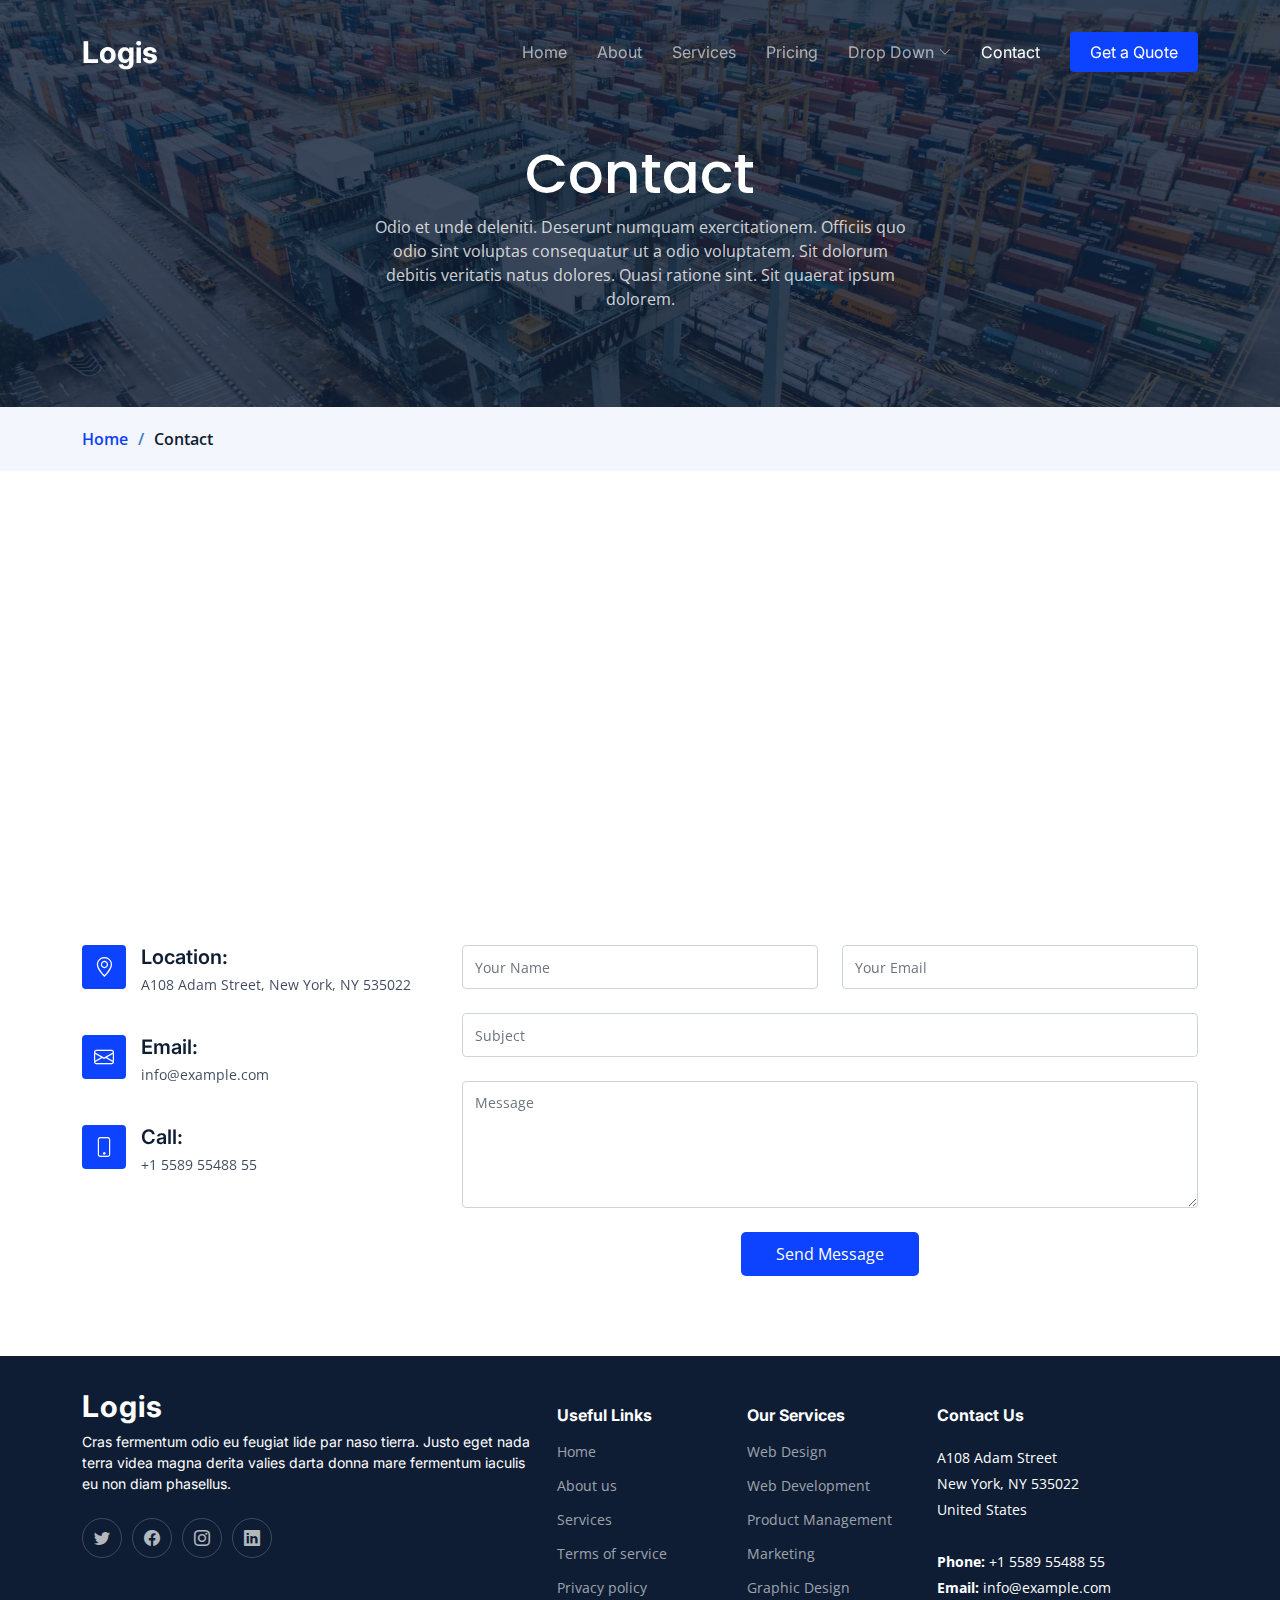
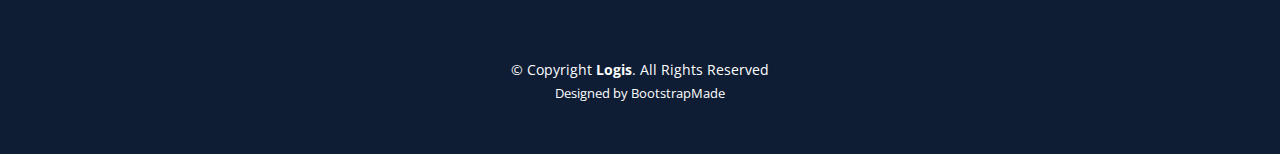
<file: contact.html>
<!DOCTYPE html>
<html lang="en">

<head>
  <meta charset="utf-8">
  <meta content="width=device-width, initial-scale=1.0" name="viewport">

  <title>Logis Bootstrap Template - Contact</title>
  <meta content="" name="description">
  <meta content="" name="keywords">

  <!-- Favicons -->
  <link href="assets/img/favicon.png" rel="icon">
  <link href="assets/img/apple-touch-icon.png" rel="apple-touch-icon">

  <!-- Google Fonts -->
  <link rel="preconnect" href="https://fonts.googleapis.com">
  <link rel="preconnect" href="https://fonts.gstatic.com" crossorigin>
  <link href="https://fonts.googleapis.com/css2?family=Open+Sans:ital,wght@0,300;0,400;0,500;0,600;0,700;1,300;1,400;1,600;1,700&family=Poppins:ital,wght@0,300;0,400;0,500;0,600;0,700;1,300;1,400;1,500;1,600;1,700&family=Inter:ital,wght@0,300;0,400;0,500;0,600;0,700;1,300;1,400;1,500;1,600;1,700&display=swap" rel="stylesheet">

  <!-- Vendor CSS Files -->
  <link href="assets/vendor/bootstrap/css/bootstrap.min.css" rel="stylesheet">
  <link href="assets/vendor/bootstrap-icons/bootstrap-icons.css" rel="stylesheet">
  <link href="assets/vendor/fontawesome-free/css/all.min.css" rel="stylesheet">
  <link href="assets/vendor/glightbox/css/glightbox.min.css" rel="stylesheet">
  <link href="assets/vendor/swiper/swiper-bundle.min.css" rel="stylesheet">
  <link href="assets/vendor/aos/aos.css" rel="stylesheet">

  <!-- Template Main CSS File -->
  <link href="assets/css/main.css" rel="stylesheet">

  <!-- =======================================================
  * Template Name: Logis - v1.2.0
  * Template URL: https://bootstrapmade.com/logis-bootstrap-logistics-website-template/
  * Author: BootstrapMade.com
  * License: https://bootstrapmade.com/license/
  ======================================================== -->
</head>

<body>

  <!-- ======= Header ======= -->
  <header id="header" class="header d-flex align-items-center fixed-top">
    <div class="container-fluid container-xl d-flex align-items-center justify-content-between">

      <a href="index.html" class="logo d-flex align-items-center">
        <!-- Uncomment the line below if you also wish to use an image logo -->
        <!-- <img src="assets/img/logo.png" alt=""> -->
        <h1>Logis</h1>
      </a>

      <i class="mobile-nav-toggle mobile-nav-show bi bi-list"></i>
      <i class="mobile-nav-toggle mobile-nav-hide d-none bi bi-x"></i>
      <nav id="navbar" class="navbar">
        <ul>
          <li><a href="index.html">Home</a></li>
          <li><a href="about.html">About</a></li>
          <li><a href="services.html">Services</a></li>
          <li><a href="pricing.html">Pricing</a></li>
          <li class="dropdown"><a href="#"><span>Drop Down</span> <i class="bi bi-chevron-down dropdown-indicator"></i></a>
            <ul>
              <li><a href="#">Drop Down 1</a></li>
              <li class="dropdown"><a href="#"><span>Deep Drop Down</span> <i class="bi bi-chevron-down dropdown-indicator"></i></a>
                <ul>
                  <li><a href="#">Deep Drop Down 1</a></li>
                  <li><a href="#">Deep Drop Down 2</a></li>
                  <li><a href="#">Deep Drop Down 3</a></li>
                  <li><a href="#">Deep Drop Down 4</a></li>
                  <li><a href="#">Deep Drop Down 5</a></li>
                </ul>
              </li>
              <li><a href="#">Drop Down 2</a></li>
              <li><a href="#">Drop Down 3</a></li>
              <li><a href="#">Drop Down 4</a></li>
            </ul>
          </li>
          <li><a href="contact.html" class="active">Contact</a></li>
          <li><a class="get-a-quote" href="get-a-quote.html">Get a Quote</a></li>
        </ul>
      </nav><!-- .navbar -->

    </div>
  </header><!-- End Header -->
  <!-- End Header -->

  <main id="main">

    <!-- ======= Breadcrumbs ======= -->
    <div class="breadcrumbs">
      <div class="page-header d-flex align-items-center" style="background-image: url('assets/img/page-header.jpg');">
        <div class="container position-relative">
          <div class="row d-flex justify-content-center">
            <div class="col-lg-6 text-center">
              <h2>Contact</h2>
              <p>Odio et unde deleniti. Deserunt numquam exercitationem. Officiis quo odio sint voluptas consequatur ut a odio voluptatem. Sit dolorum debitis veritatis natus dolores. Quasi ratione sint. Sit quaerat ipsum dolorem.</p>
            </div>
          </div>
        </div>
      </div>
      <nav>
        <div class="container">
          <ol>
            <li><a href="index.html">Home</a></li>
            <li>Contact</li>
          </ol>
        </div>
      </nav>
    </div><!-- End Breadcrumbs -->

    <!-- ======= Contact Section ======= -->
    <section id="contact" class="contact">
      <div class="container" data-aos="fade-up">

        <div>
          <iframe style="border:0; width: 100%; height: 340px;" src="https://www.google.com/maps/embed?pb=!1m14!1m8!1m3!1d12097.433213460943!2d-74.0062269!3d40.7101282!3m2!1i1024!2i768!4f13.1!3m3!1m2!1s0x0%3A0xb89d1fe6bc499443!2sDowntown+Conference+Center!5e0!3m2!1smk!2sbg!4v1539943755621" frameborder="0" allowfullscreen></iframe>
        </div><!-- End Google Maps -->

        <div class="row gy-4 mt-4">

          <div class="col-lg-4">

            <div class="info-item d-flex">
              <i class="bi bi-geo-alt flex-shrink-0"></i>
              <div>
                <h4>Location:</h4>
                <p>A108 Adam Street, New York, NY 535022</p>
              </div>
            </div><!-- End Info Item -->

            <div class="info-item d-flex">
              <i class="bi bi-envelope flex-shrink-0"></i>
              <div>
                <h4>Email:</h4>
                <p>info@example.com</p>
              </div>
            </div><!-- End Info Item -->

            <div class="info-item d-flex">
              <i class="bi bi-phone flex-shrink-0"></i>
              <div>
                <h4>Call:</h4>
                <p>+1 5589 55488 55</p>
              </div>
            </div><!-- End Info Item -->

          </div>

          <div class="col-lg-8">
            <form action="forms/contact.php" method="post" role="form" class="php-email-form">
              <div class="row">
                <div class="col-md-6 form-group">
                  <input type="text" name="name" class="form-control" id="name" placeholder="Your Name" required>
                </div>
                <div class="col-md-6 form-group mt-3 mt-md-0">
                  <input type="email" class="form-control" name="email" id="email" placeholder="Your Email" required>
                </div>
              </div>
              <div class="form-group mt-3">
                <input type="text" class="form-control" name="subject" id="subject" placeholder="Subject" required>
              </div>
              <div class="form-group mt-3">
                <textarea class="form-control" name="message" rows="5" placeholder="Message" required></textarea>
              </div>
              <div class="my-3">
                <div class="loading">Loading</div>
                <div class="error-message"></div>
                <div class="sent-message">Your message has been sent. Thank you!</div>
              </div>
              <div class="text-center"><button type="submit">Send Message</button></div>
            </form>
          </div><!-- End Contact Form -->

        </div>

      </div>
    </section><!-- End Contact Section -->

  </main><!-- End #main -->

  <!-- ======= Footer ======= -->
  <footer id="footer" class="footer">

    <div class="container">
      <div class="row gy-4">
        <div class="col-lg-5 col-md-12 footer-info">
          <a href="index.html" class="logo d-flex align-items-center">
            <span>Logis</span>
          </a>
          <p>Cras fermentum odio eu feugiat lide par naso tierra. Justo eget nada terra videa magna derita valies darta donna mare fermentum iaculis eu non diam phasellus.</p>
          <div class="social-links d-flex mt-4">
            <a href="#" class="twitter"><i class="bi bi-twitter"></i></a>
            <a href="#" class="facebook"><i class="bi bi-facebook"></i></a>
            <a href="#" class="instagram"><i class="bi bi-instagram"></i></a>
            <a href="#" class="linkedin"><i class="bi bi-linkedin"></i></a>
          </div>
        </div>

        <div class="col-lg-2 col-6 footer-links">
          <h4>Useful Links</h4>
          <ul>
            <li><a href="#">Home</a></li>
            <li><a href="#">About us</a></li>
            <li><a href="#">Services</a></li>
            <li><a href="#">Terms of service</a></li>
            <li><a href="#">Privacy policy</a></li>
          </ul>
        </div>

        <div class="col-lg-2 col-6 footer-links">
          <h4>Our Services</h4>
          <ul>
            <li><a href="#">Web Design</a></li>
            <li><a href="#">Web Development</a></li>
            <li><a href="#">Product Management</a></li>
            <li><a href="#">Marketing</a></li>
            <li><a href="#">Graphic Design</a></li>
          </ul>
        </div>

        <div class="col-lg-3 col-md-12 footer-contact text-center text-md-start">
          <h4>Contact Us</h4>
          <p>
            A108 Adam Street <br>
            New York, NY 535022<br>
            United States <br><br>
            <strong>Phone:</strong> +1 5589 55488 55<br>
            <strong>Email:</strong> info@example.com<br>
          </p>

        </div>

      </div>
    </div>

    <div class="container mt-4">
      <div class="copyright">
        &copy; Copyright <strong><span>Logis</span></strong>. All Rights Reserved
      </div>
      <div class="credits">
        <!-- All the links in the footer should remain intact. -->
        <!-- You can delete the links only if you purchased the pro version. -->
        <!-- Licensing information: https://bootstrapmade.com/license/ -->
        <!-- Purchase the pro version with working PHP/AJAX contact form: https://bootstrapmade.com/logis-bootstrap-logistics-website-template/ -->
        Designed by <a href="https://bootstrapmade.com/">BootstrapMade</a>
      </div>
    </div>

  </footer><!-- End Footer -->
  <!-- End Footer -->

  <a href="#" class="scroll-top d-flex align-items-center justify-content-center"><i class="bi bi-arrow-up-short"></i></a>

  <div id="preloader"></div>

  <!-- Vendor JS Files -->
  <script src="assets/vendor/bootstrap/js/bootstrap.bundle.min.js"></script>
  <script src="assets/vendor/purecounter/purecounter_vanilla.js"></script>
  <script src="assets/vendor/glightbox/js/glightbox.min.js"></script>
  <script src="assets/vendor/swiper/swiper-bundle.min.js"></script>
  <script src="assets/vendor/aos/aos.js"></script>
  <script src="assets/vendor/php-email-form/validate.js"></script>

  <!-- Template Main JS File -->
  <script src="assets/js/main.js"></script>

</body>

</html>
</file>
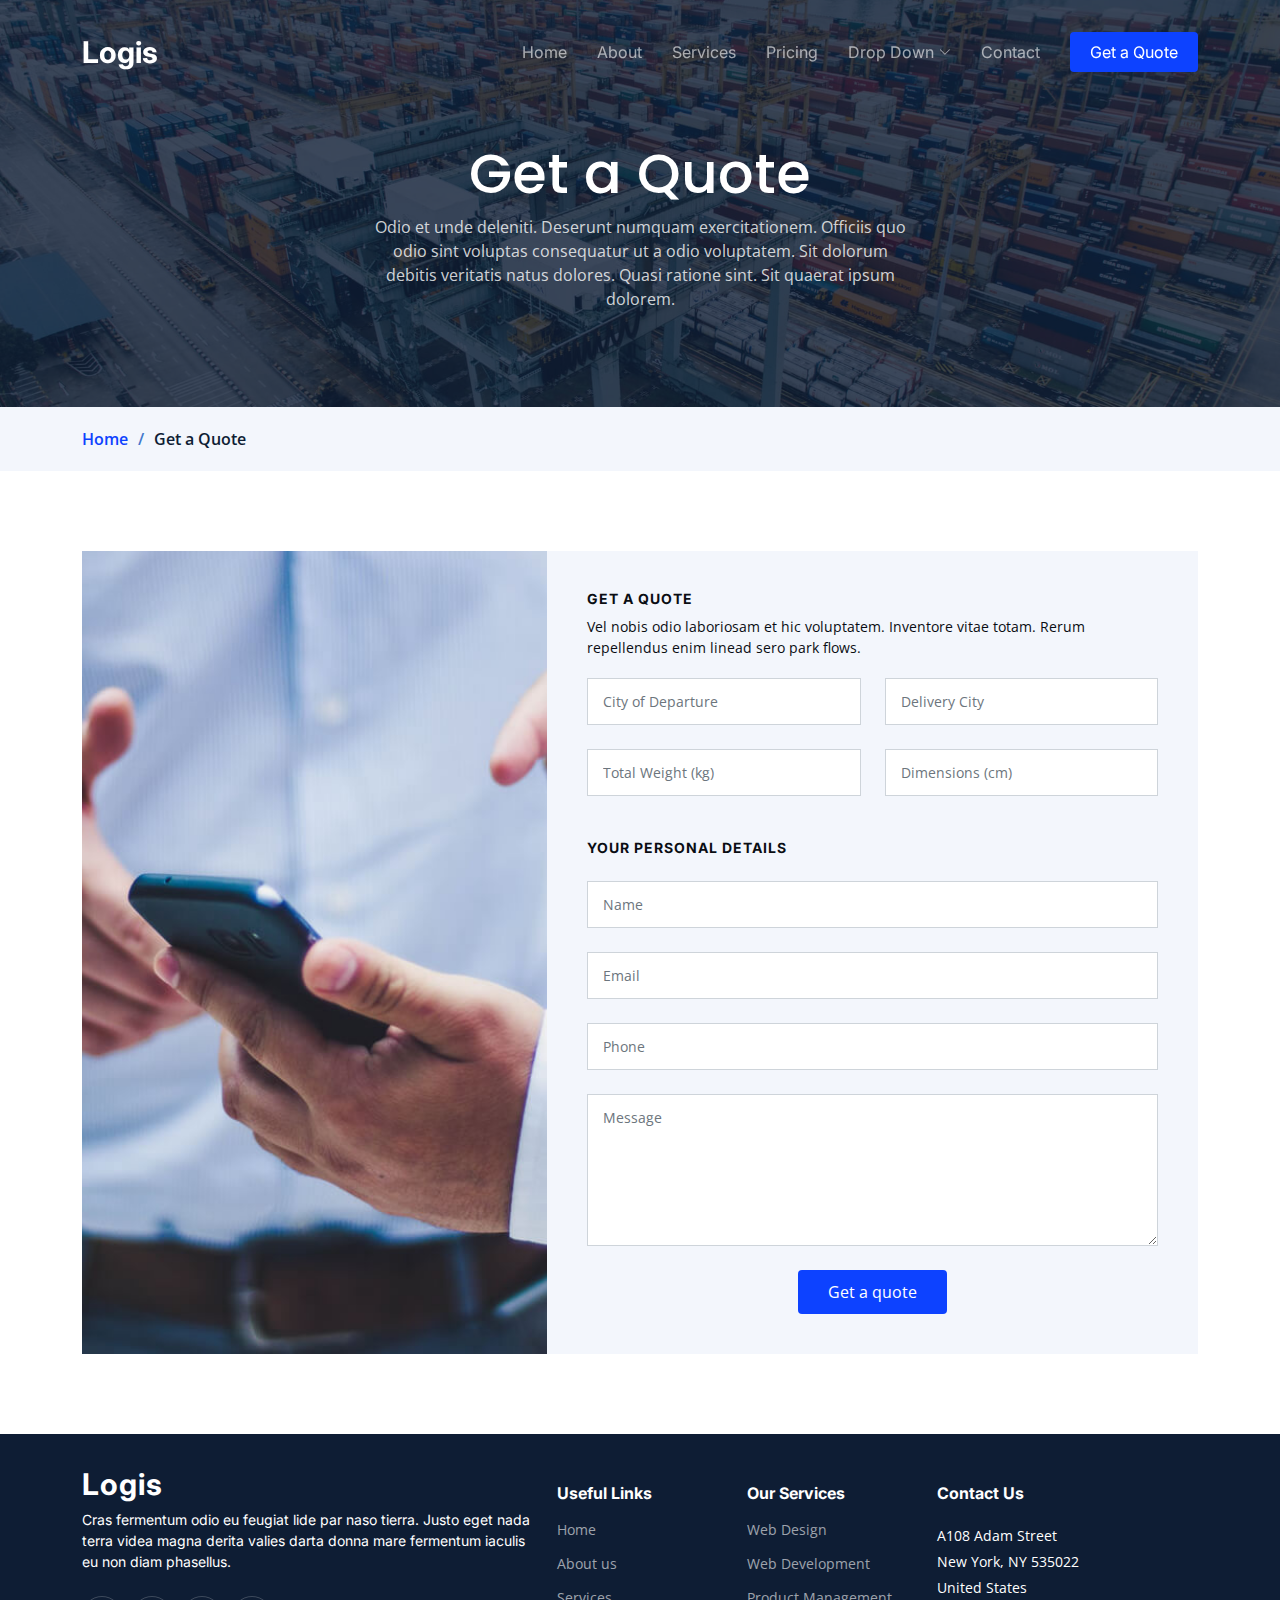
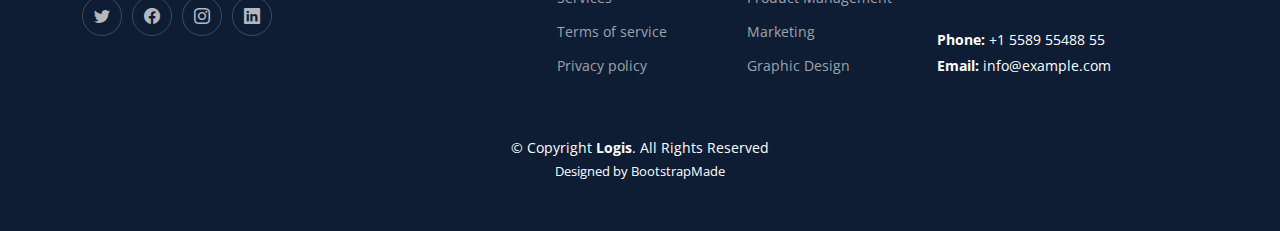
<file: get-a-quote.html>
<!DOCTYPE html>
<html lang="en">

<head>
  <meta charset="utf-8">
  <meta content="width=device-width, initial-scale=1.0" name="viewport">

  <title>Logis Bootstrap Template - Get a Quote</title>
  <meta content="" name="description">
  <meta content="" name="keywords">

  <!-- Favicons -->
  <link href="assets/img/favicon.png" rel="icon">
  <link href="assets/img/apple-touch-icon.png" rel="apple-touch-icon">

  <!-- Google Fonts -->
  <link rel="preconnect" href="https://fonts.googleapis.com">
  <link rel="preconnect" href="https://fonts.gstatic.com" crossorigin>
  <link href="https://fonts.googleapis.com/css2?family=Open+Sans:ital,wght@0,300;0,400;0,500;0,600;0,700;1,300;1,400;1,600;1,700&family=Poppins:ital,wght@0,300;0,400;0,500;0,600;0,700;1,300;1,400;1,500;1,600;1,700&family=Inter:ital,wght@0,300;0,400;0,500;0,600;0,700;1,300;1,400;1,500;1,600;1,700&display=swap" rel="stylesheet">

  <!-- Vendor CSS Files -->
  <link href="assets/vendor/bootstrap/css/bootstrap.min.css" rel="stylesheet">
  <link href="assets/vendor/bootstrap-icons/bootstrap-icons.css" rel="stylesheet">
  <link href="assets/vendor/fontawesome-free/css/all.min.css" rel="stylesheet">
  <link href="assets/vendor/glightbox/css/glightbox.min.css" rel="stylesheet">
  <link href="assets/vendor/swiper/swiper-bundle.min.css" rel="stylesheet">
  <link href="assets/vendor/aos/aos.css" rel="stylesheet">

  <!-- Template Main CSS File -->
  <link href="assets/css/main.css" rel="stylesheet">

  <!-- =======================================================
  * Template Name: Logis - v1.2.0
  * Template URL: https://bootstrapmade.com/logis-bootstrap-logistics-website-template/
  * Author: BootstrapMade.com
  * License: https://bootstrapmade.com/license/
  ======================================================== -->
</head>

<body>

  <!-- ======= Header ======= -->
  <header id="header" class="header d-flex align-items-center fixed-top">
    <div class="container-fluid container-xl d-flex align-items-center justify-content-between">

      <a href="index.html" class="logo d-flex align-items-center">
        <!-- Uncomment the line below if you also wish to use an image logo -->
        <!-- <img src="assets/img/logo.png" alt=""> -->
        <h1>Logis</h1>
      </a>

      <i class="mobile-nav-toggle mobile-nav-show bi bi-list"></i>
      <i class="mobile-nav-toggle mobile-nav-hide d-none bi bi-x"></i>
      <nav id="navbar" class="navbar">
        <ul>
          <li><a href="index.html">Home</a></li>
          <li><a href="about.html">About</a></li>
          <li><a href="services.html">Services</a></li>
          <li><a href="pricing.html">Pricing</a></li>
          <li class="dropdown"><a href="#"><span>Drop Down</span> <i class="bi bi-chevron-down dropdown-indicator"></i></a>
            <ul>
              <li><a href="#">Drop Down 1</a></li>
              <li class="dropdown"><a href="#"><span>Deep Drop Down</span> <i class="bi bi-chevron-down dropdown-indicator"></i></a>
                <ul>
                  <li><a href="#">Deep Drop Down 1</a></li>
                  <li><a href="#">Deep Drop Down 2</a></li>
                  <li><a href="#">Deep Drop Down 3</a></li>
                  <li><a href="#">Deep Drop Down 4</a></li>
                  <li><a href="#">Deep Drop Down 5</a></li>
                </ul>
              </li>
              <li><a href="#">Drop Down 2</a></li>
              <li><a href="#">Drop Down 3</a></li>
              <li><a href="#">Drop Down 4</a></li>
            </ul>
          </li>
          <li><a href="contact.html">Contact</a></li>
          <li><a class="get-a-quote" href="get-a-quote.html">Get a Quote</a></li>
        </ul>
      </nav><!-- .navbar -->

    </div>
  </header><!-- End Header -->
  <!-- End Header -->

  <main id="main">

    <!-- ======= Breadcrumbs ======= -->
    <div class="breadcrumbs">
      <div class="page-header d-flex align-items-center" style="background-image: url('assets/img/page-header.jpg');">
        <div class="container position-relative">
          <div class="row d-flex justify-content-center">
            <div class="col-lg-6 text-center">
              <h2>Get a Quote</h2>
              <p>Odio et unde deleniti. Deserunt numquam exercitationem. Officiis quo odio sint voluptas consequatur ut a odio voluptatem. Sit dolorum debitis veritatis natus dolores. Quasi ratione sint. Sit quaerat ipsum dolorem.</p>
            </div>
          </div>
        </div>
      </div>
      <nav>
        <div class="container">
          <ol>
            <li><a href="index.html">Home</a></li>
            <li>Get a Quote</li>
          </ol>
        </div>
      </nav>
    </div><!-- End Breadcrumbs -->

    <!-- ======= Get a Quote Section ======= -->
    <section id="get-a-quote" class="get-a-quote">
      <div class="container" data-aos="fade-up">

        <div class="row g-0">

          <div class="col-lg-5 quote-bg" style="background-image: url(assets/img/quote-bg.jpg);"></div>

          <div class="col-lg-7">
            <form action="forms/quote.php" method="post" class="php-email-form">
              <h3>Get a quote</h3>
              <p>Vel nobis odio laboriosam et hic voluptatem. Inventore vitae totam. Rerum repellendus enim linead sero park flows.</p>
              <div class="row gy-4">

                <div class="col-md-6">
                  <input type="text" name="departure" class="form-control" placeholder="City of Departure" required>
                </div>

                <div class="col-md-6">
                  <input type="text" name="delivery" class="form-control" placeholder="Delivery City" required>
                </div>

                <div class="col-md-6">
                  <input type="text" name="weight" class="form-control" placeholder="Total Weight (kg)" required>
                </div>

                <div class="col-md-6">
                  <input type="text" name="dimensions" class="form-control" placeholder="Dimensions (cm)" required>
                </div>

                <div class="col-lg-12">
                  <h4>Your Personal Details</h4>
                </div>

                <div class="col-md-12">
                  <input type="text" name="name" class="form-control" placeholder="Name" required>
                </div>

                <div class="col-md-12 ">
                  <input type="email" class="form-control" name="email" placeholder="Email" required>
                </div>

                <div class="col-md-12">
                  <input type="text" class="form-control" name="phone" placeholder="Phone" required>
                </div>

                <div class="col-md-12">
                  <textarea class="form-control" name="message" rows="6" placeholder="Message" required></textarea>
                </div>

                <div class="col-md-12 text-center">
                  <div class="loading">Loading</div>
                  <div class="error-message"></div>
                  <div class="sent-message">Your quote request has been sent successfully. Thank you!</div>

                  <button type="submit">Get a quote</button>
                </div>

              </div>
            </form>
          </div><!-- End Quote Form -->

        </div>

      </div>
    </section><!-- End Get a Quote Section -->

  </main><!-- End #main -->

  <!-- ======= Footer ======= -->
  <footer id="footer" class="footer">

    <div class="container">
      <div class="row gy-4">
        <div class="col-lg-5 col-md-12 footer-info">
          <a href="index.html" class="logo d-flex align-items-center">
            <span>Logis</span>
          </a>
          <p>Cras fermentum odio eu feugiat lide par naso tierra. Justo eget nada terra videa magna derita valies darta donna mare fermentum iaculis eu non diam phasellus.</p>
          <div class="social-links d-flex mt-4">
            <a href="#" class="twitter"><i class="bi bi-twitter"></i></a>
            <a href="#" class="facebook"><i class="bi bi-facebook"></i></a>
            <a href="#" class="instagram"><i class="bi bi-instagram"></i></a>
            <a href="#" class="linkedin"><i class="bi bi-linkedin"></i></a>
          </div>
        </div>

        <div class="col-lg-2 col-6 footer-links">
          <h4>Useful Links</h4>
          <ul>
            <li><a href="#">Home</a></li>
            <li><a href="#">About us</a></li>
            <li><a href="#">Services</a></li>
            <li><a href="#">Terms of service</a></li>
            <li><a href="#">Privacy policy</a></li>
          </ul>
        </div>

        <div class="col-lg-2 col-6 footer-links">
          <h4>Our Services</h4>
          <ul>
            <li><a href="#">Web Design</a></li>
            <li><a href="#">Web Development</a></li>
            <li><a href="#">Product Management</a></li>
            <li><a href="#">Marketing</a></li>
            <li><a href="#">Graphic Design</a></li>
          </ul>
        </div>

        <div class="col-lg-3 col-md-12 footer-contact text-center text-md-start">
          <h4>Contact Us</h4>
          <p>
            A108 Adam Street <br>
            New York, NY 535022<br>
            United States <br><br>
            <strong>Phone:</strong> +1 5589 55488 55<br>
            <strong>Email:</strong> info@example.com<br>
          </p>

        </div>

      </div>
    </div>

    <div class="container mt-4">
      <div class="copyright">
        &copy; Copyright <strong><span>Logis</span></strong>. All Rights Reserved
      </div>
      <div class="credits">
        <!-- All the links in the footer should remain intact. -->
        <!-- You can delete the links only if you purchased the pro version. -->
        <!-- Licensing information: https://bootstrapmade.com/license/ -->
        <!-- Purchase the pro version with working PHP/AJAX contact form: https://bootstrapmade.com/logis-bootstrap-logistics-website-template/ -->
        Designed by <a href="https://bootstrapmade.com/">BootstrapMade</a>
      </div>
    </div>

  </footer><!-- End Footer -->
  <!-- End Footer -->

  <a href="#" class="scroll-top d-flex align-items-center justify-content-center"><i class="bi bi-arrow-up-short"></i></a>

  <div id="preloader"></div>

  <!-- Vendor JS Files -->
  <script src="assets/vendor/bootstrap/js/bootstrap.bundle.min.js"></script>
  <script src="assets/vendor/purecounter/purecounter_vanilla.js"></script>
  <script src="assets/vendor/glightbox/js/glightbox.min.js"></script>
  <script src="assets/vendor/swiper/swiper-bundle.min.js"></script>
  <script src="assets/vendor/aos/aos.js"></script>
  <script src="assets/vendor/php-email-form/validate.js"></script>

  <!-- Template Main JS File -->
  <script src="assets/js/main.js"></script>

</body>

</html>
</file>
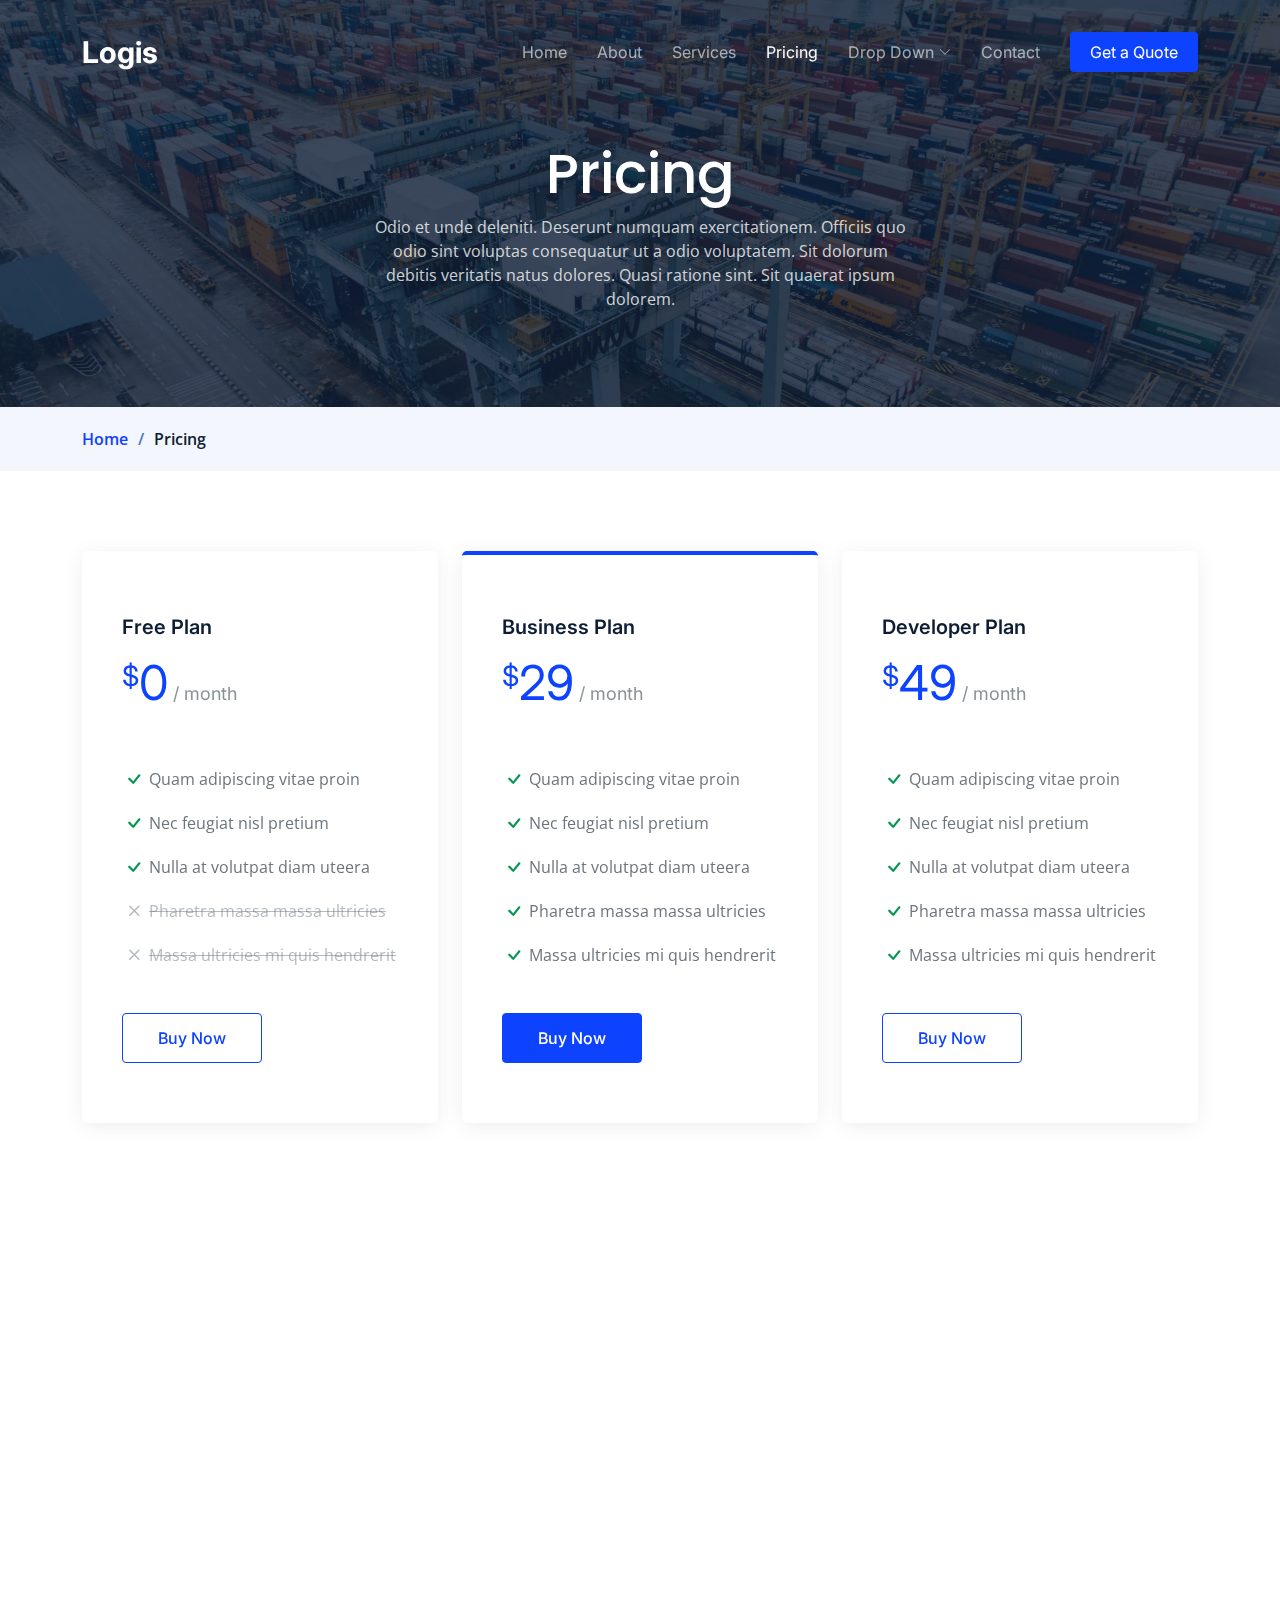
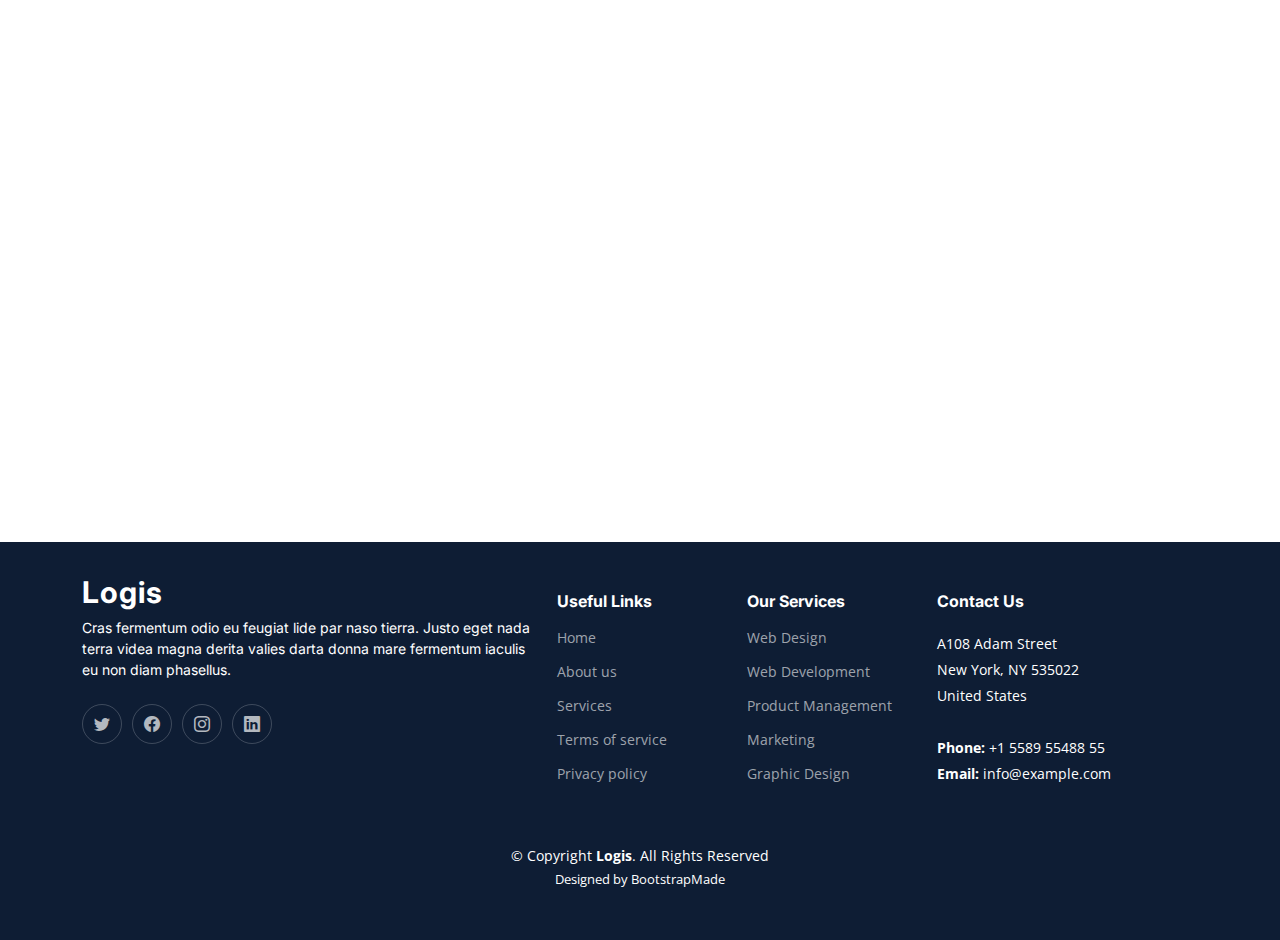
<file: pricing.html>
<!DOCTYPE html>
<html lang="en">

<head>
  <meta charset="utf-8">
  <meta content="width=device-width, initial-scale=1.0" name="viewport">

  <title>Logis Bootstrap Template - Pricing</title>
  <meta content="" name="description">
  <meta content="" name="keywords">

  <!-- Favicons -->
  <link href="assets/img/favicon.png" rel="icon">
  <link href="assets/img/apple-touch-icon.png" rel="apple-touch-icon">

  <!-- Google Fonts -->
  <link rel="preconnect" href="https://fonts.googleapis.com">
  <link rel="preconnect" href="https://fonts.gstatic.com" crossorigin>
  <link href="https://fonts.googleapis.com/css2?family=Open+Sans:ital,wght@0,300;0,400;0,500;0,600;0,700;1,300;1,400;1,600;1,700&family=Poppins:ital,wght@0,300;0,400;0,500;0,600;0,700;1,300;1,400;1,500;1,600;1,700&family=Inter:ital,wght@0,300;0,400;0,500;0,600;0,700;1,300;1,400;1,500;1,600;1,700&display=swap" rel="stylesheet">

  <!-- Vendor CSS Files -->
  <link href="assets/vendor/bootstrap/css/bootstrap.min.css" rel="stylesheet">
  <link href="assets/vendor/bootstrap-icons/bootstrap-icons.css" rel="stylesheet">
  <link href="assets/vendor/fontawesome-free/css/all.min.css" rel="stylesheet">
  <link href="assets/vendor/glightbox/css/glightbox.min.css" rel="stylesheet">
  <link href="assets/vendor/swiper/swiper-bundle.min.css" rel="stylesheet">
  <link href="assets/vendor/aos/aos.css" rel="stylesheet">

  <!-- Template Main CSS File -->
  <link href="assets/css/main.css" rel="stylesheet">

  <!-- =======================================================
  * Template Name: Logis - v1.2.0
  * Template URL: https://bootstrapmade.com/logis-bootstrap-logistics-website-template/
  * Author: BootstrapMade.com
  * License: https://bootstrapmade.com/license/
  ======================================================== -->
</head>

<body>

  <!-- ======= Header ======= -->
  <header id="header" class="header d-flex align-items-center fixed-top">
    <div class="container-fluid container-xl d-flex align-items-center justify-content-between">

      <a href="index.html" class="logo d-flex align-items-center">
        <!-- Uncomment the line below if you also wish to use an image logo -->
        <!-- <img src="assets/img/logo.png" alt=""> -->
        <h1>Logis</h1>
      </a>

      <i class="mobile-nav-toggle mobile-nav-show bi bi-list"></i>
      <i class="mobile-nav-toggle mobile-nav-hide d-none bi bi-x"></i>
      <nav id="navbar" class="navbar">
        <ul>
          <li><a href="index.html">Home</a></li>
          <li><a href="about.html">About</a></li>
          <li><a href="services.html">Services</a></li>
          <li><a href="pricing.html" class="active">Pricing</a></li>
          <li class="dropdown"><a href="#"><span>Drop Down</span> <i class="bi bi-chevron-down dropdown-indicator"></i></a>
            <ul>
              <li><a href="#">Drop Down 1</a></li>
              <li class="dropdown"><a href="#"><span>Deep Drop Down</span> <i class="bi bi-chevron-down dropdown-indicator"></i></a>
                <ul>
                  <li><a href="#">Deep Drop Down 1</a></li>
                  <li><a href="#">Deep Drop Down 2</a></li>
                  <li><a href="#">Deep Drop Down 3</a></li>
                  <li><a href="#">Deep Drop Down 4</a></li>
                  <li><a href="#">Deep Drop Down 5</a></li>
                </ul>
              </li>
              <li><a href="#">Drop Down 2</a></li>
              <li><a href="#">Drop Down 3</a></li>
              <li><a href="#">Drop Down 4</a></li>
            </ul>
          </li>
          <li><a href="contact.html">Contact</a></li>
          <li><a class="get-a-quote" href="get-a-quote.html">Get a Quote</a></li>
        </ul>
      </nav><!-- .navbar -->

    </div>
  </header><!-- End Header -->
  <!-- End Header -->

  <main id="main">

    <!-- ======= Breadcrumbs ======= -->
    <div class="breadcrumbs">
      <div class="page-header d-flex align-items-center" style="background-image: url('assets/img/page-header.jpg');">
        <div class="container position-relative">
          <div class="row d-flex justify-content-center">
            <div class="col-lg-6 text-center">
              <h2>Pricing</h2>
              <p>Odio et unde deleniti. Deserunt numquam exercitationem. Officiis quo odio sint voluptas consequatur ut a odio voluptatem. Sit dolorum debitis veritatis natus dolores. Quasi ratione sint. Sit quaerat ipsum dolorem.</p>
            </div>
          </div>
        </div>
      </div>
      <nav>
        <div class="container">
          <ol>
            <li><a href="index.html">Home</a></li>
            <li>Pricing</li>
          </ol>
        </div>
      </nav>
    </div><!-- End Breadcrumbs -->

    <!-- ======= Pricing Section ======= -->
    <section id="pricing" class="pricing">
      <div class="container" data-aos="fade-up">

        <div class="row gy-4">

          <div class="col-lg-4" data-aos="fade-up" data-aos-delay="100">
            <div class="pricing-item">
              <h3>Free Plan</h3>
              <h4><sup>$</sup>0<span> / month</span></h4>
              <ul>
                <li><i class="bi bi-check"></i> Quam adipiscing vitae proin</li>
                <li><i class="bi bi-check"></i> Nec feugiat nisl pretium</li>
                <li><i class="bi bi-check"></i> Nulla at volutpat diam uteera</li>
                <li class="na"><i class="bi bi-x"></i> <span>Pharetra massa massa ultricies</span></li>
                <li class="na"><i class="bi bi-x"></i> <span>Massa ultricies mi quis hendrerit</span></li>
              </ul>
              <a href="#" class="buy-btn">Buy Now</a>
            </div>
          </div><!-- End Pricing Item -->

          <div class="col-lg-4" data-aos="fade-up" data-aos-delay="200">
            <div class="pricing-item featured">
              <h3>Business Plan</h3>
              <h4><sup>$</sup>29<span> / month</span></h4>
              <ul>
                <li><i class="bi bi-check"></i> Quam adipiscing vitae proin</li>
                <li><i class="bi bi-check"></i> Nec feugiat nisl pretium</li>
                <li><i class="bi bi-check"></i> Nulla at volutpat diam uteera</li>
                <li><i class="bi bi-check"></i> Pharetra massa massa ultricies</li>
                <li><i class="bi bi-check"></i> Massa ultricies mi quis hendrerit</li>
              </ul>
              <a href="#" class="buy-btn">Buy Now</a>
            </div>
          </div><!-- End Pricing Item -->

          <div class="col-lg-4" data-aos="fade-up" data-aos-delay="300">
            <div class="pricing-item">
              <h3>Developer Plan</h3>
              <h4><sup>$</sup>49<span> / month</span></h4>
              <ul>
                <li><i class="bi bi-check"></i> Quam adipiscing vitae proin</li>
                <li><i class="bi bi-check"></i> Nec feugiat nisl pretium</li>
                <li><i class="bi bi-check"></i> Nulla at volutpat diam uteera</li>
                <li><i class="bi bi-check"></i> Pharetra massa massa ultricies</li>
                <li><i class="bi bi-check"></i> Massa ultricies mi quis hendrerit</li>
              </ul>
              <a href="#" class="buy-btn">Buy Now</a>
            </div>
          </div><!-- End Pricing Item -->

        </div>

      </div>
    </section><!-- End Pricing Section -->

    <!-- ======= Horizontal Pricing Section ======= -->
    <section id="horizontal-pricing" class="horizontal-pricing pt-0">
      <div class="container" data-aos="fade-up">

        <div class="section-header">
          <span>Horizontal Pricing</span>
          <h2>Horizontal Pricing</h2>

        </div>

        <div class="row gy-4 pricing-item" data-aos="fade-up" data-aos-delay="100">
          <div class="col-lg-3 d-flex align-items-center justify-content-center">
            <h3>Free Plan</h3>
          </div>
          <div class="col-lg-3 d-flex align-items-center justify-content-center">
            <h4><sup>$</sup>0<span> / month</span></h4>
          </div>
          <div class="col-lg-3 d-flex align-items-center justify-content-center">
            <ul>
              <li><i class="bi bi-check"></i> Quam adipiscing vitae proin</li>
              <li><i class="bi bi-check"></i> Nulla at volutpat diam uteera</li>
              <li class="na"><i class="bi bi-x"></i> <span>Pharetra massa massa ultricies</span></li>
            </ul>
          </div>
          <div class="col-lg-3 d-flex align-items-center justify-content-center">
            <div class="text-center"><a href="#" class="buy-btn">Buy Now</a></div>
          </div>
        </div><!-- End Pricing Item -->

        <div class="row gy-4 pricing-item featured mt-4" data-aos="fade-up" data-aos-delay="200">
          <div class="col-lg-3 d-flex align-items-center justify-content-center">
            <h3>Business Plan</h3>
          </div>
          <div class="col-lg-3 d-flex align-items-center justify-content-center">
            <h4><sup>$</sup>29<span> / month</span></h4>
          </div>
          <div class="col-lg-3 d-flex align-items-center justify-content-center">
            <ul>
              <li><i class="bi bi-check"></i> Quam adipiscing vitae proin</li>
              <li><i class="bi bi-check"></i> <strong>Nec feugiat nisl pretium</strong></li>
              <li><i class="bi bi-check"></i> Nulla at volutpat diam uteera</li>
            </ul>
          </div>
          <div class="col-lg-3 d-flex align-items-center justify-content-center">
            <div class="text-center"><a href="#" class="buy-btn">Buy Now</a></div>
          </div>
        </div><!-- End Pricing Item -->

        <div class="row gy-4 pricing-item mt-4" data-aos="fade-up" data-aos-delay="300">
          <div class="col-lg-3 d-flex align-items-center justify-content-center">
            <h3>Developer Plan</h3>
          </div>
          <div class="col-lg-3 d-flex align-items-center justify-content-center">
            <h4><sup>$</sup>49<span> / month</span></h4>
          </div>
          <div class="col-lg-3 d-flex align-items-center justify-content-center">
            <ul>
              <li><i class="bi bi-check"></i> Quam adipiscing vitae proin</li>
              <li><i class="bi bi-check"></i> Nec feugiat nisl pretium</li>
              <li><i class="bi bi-check"></i> Nulla at volutpat diam uteera</li>
            </ul>
          </div>
          <div class="col-lg-3 d-flex align-items-center justify-content-center">
            <div class="text-center"><a href="#" class="buy-btn">Buy Now</a></div>
          </div>
        </div><!-- End Pricing Item -->

      </div>
    </section><!-- End Horizontal Pricing Section -->

  </main><!-- End #main -->

  <!-- ======= Footer ======= -->
  <footer id="footer" class="footer">

    <div class="container">
      <div class="row gy-4">
        <div class="col-lg-5 col-md-12 footer-info">
          <a href="index.html" class="logo d-flex align-items-center">
            <span>Logis</span>
          </a>
          <p>Cras fermentum odio eu feugiat lide par naso tierra. Justo eget nada terra videa magna derita valies darta donna mare fermentum iaculis eu non diam phasellus.</p>
          <div class="social-links d-flex mt-4">
            <a href="#" class="twitter"><i class="bi bi-twitter"></i></a>
            <a href="#" class="facebook"><i class="bi bi-facebook"></i></a>
            <a href="#" class="instagram"><i class="bi bi-instagram"></i></a>
            <a href="#" class="linkedin"><i class="bi bi-linkedin"></i></a>
          </div>
        </div>

        <div class="col-lg-2 col-6 footer-links">
          <h4>Useful Links</h4>
          <ul>
            <li><a href="#">Home</a></li>
            <li><a href="#">About us</a></li>
            <li><a href="#">Services</a></li>
            <li><a href="#">Terms of service</a></li>
            <li><a href="#">Privacy policy</a></li>
          </ul>
        </div>

        <div class="col-lg-2 col-6 footer-links">
          <h4>Our Services</h4>
          <ul>
            <li><a href="#">Web Design</a></li>
            <li><a href="#">Web Development</a></li>
            <li><a href="#">Product Management</a></li>
            <li><a href="#">Marketing</a></li>
            <li><a href="#">Graphic Design</a></li>
          </ul>
        </div>

        <div class="col-lg-3 col-md-12 footer-contact text-center text-md-start">
          <h4>Contact Us</h4>
          <p>
            A108 Adam Street <br>
            New York, NY 535022<br>
            United States <br><br>
            <strong>Phone:</strong> +1 5589 55488 55<br>
            <strong>Email:</strong> info@example.com<br>
          </p>

        </div>

      </div>
    </div>

    <div class="container mt-4">
      <div class="copyright">
        &copy; Copyright <strong><span>Logis</span></strong>. All Rights Reserved
      </div>
      <div class="credits">
        <!-- All the links in the footer should remain intact. -->
        <!-- You can delete the links only if you purchased the pro version. -->
        <!-- Licensing information: https://bootstrapmade.com/license/ -->
        <!-- Purchase the pro version with working PHP/AJAX contact form: https://bootstrapmade.com/logis-bootstrap-logistics-website-template/ -->
        Designed by <a href="https://bootstrapmade.com/">BootstrapMade</a>
      </div>
    </div>

  </footer><!-- End Footer -->
  <!-- End Footer -->

  <a href="#" class="scroll-top d-flex align-items-center justify-content-center"><i class="bi bi-arrow-up-short"></i></a>

  <div id="preloader"></div>

  <!-- Vendor JS Files -->
  <script src="assets/vendor/bootstrap/js/bootstrap.bundle.min.js"></script>
  <script src="assets/vendor/purecounter/purecounter_vanilla.js"></script>
  <script src="assets/vendor/glightbox/js/glightbox.min.js"></script>
  <script src="assets/vendor/swiper/swiper-bundle.min.js"></script>
  <script src="assets/vendor/aos/aos.js"></script>
  <script src="assets/vendor/php-email-form/validate.js"></script>

  <!-- Template Main JS File -->
  <script src="assets/js/main.js"></script>

</body>

</html>
</file>
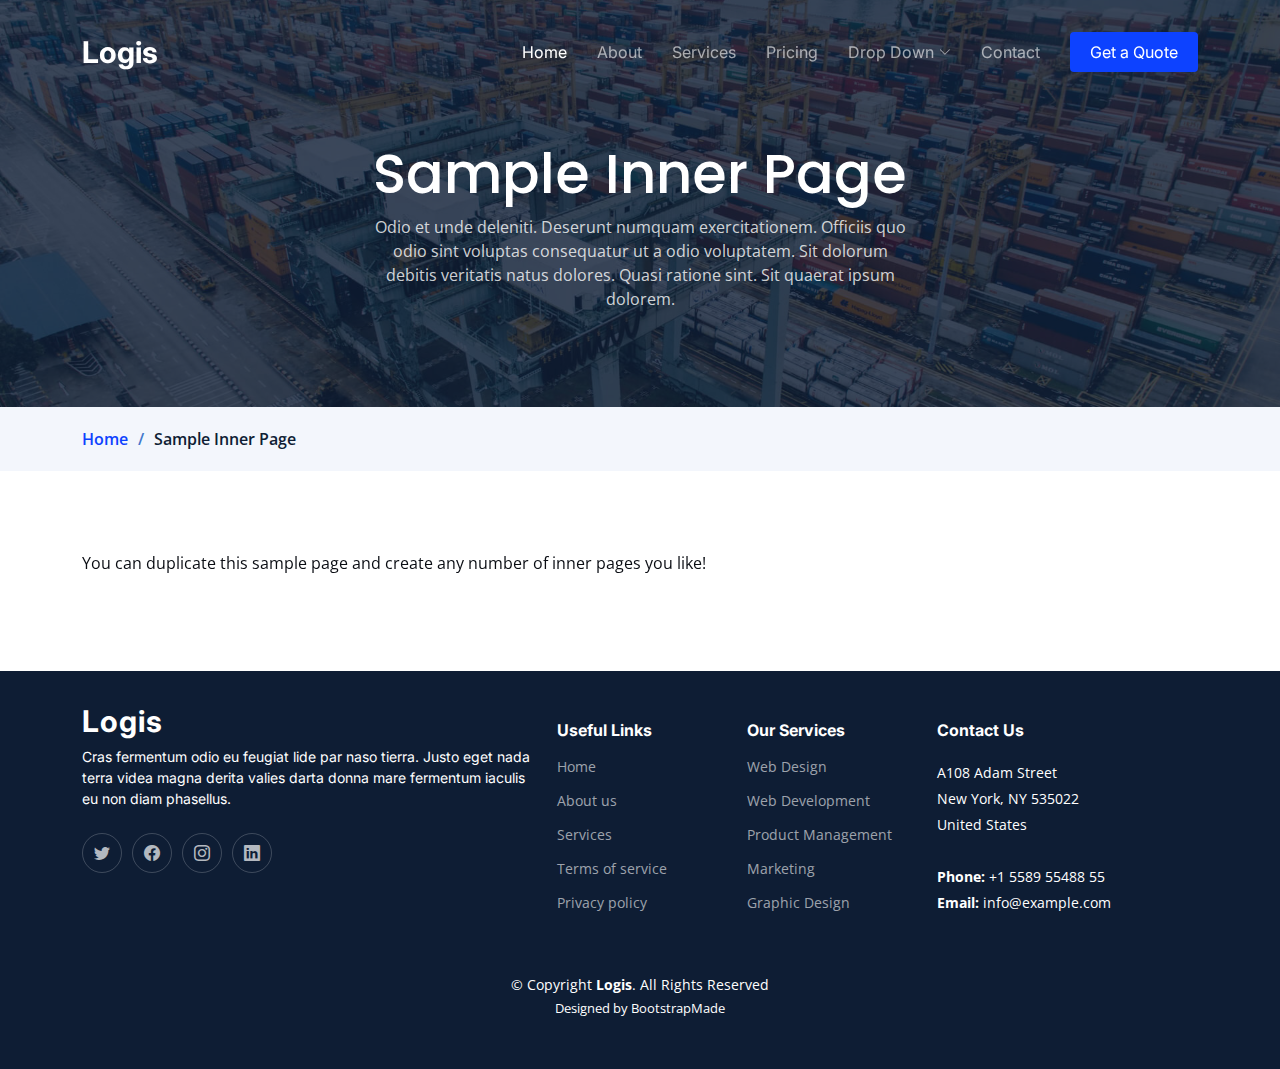
<file: sample-inner-page.html>
<!DOCTYPE html>
<html lang="en">

<head>
  <meta charset="utf-8">
  <meta content="width=device-width, initial-scale=1.0" name="viewport">

  <title>[Template] Sample Inner Page</title>
  <meta content="" name="description">
  <meta content="" name="keywords">

  <!-- Favicons -->
  <link href="assets/img/favicon.png" rel="icon">
  <link href="assets/img/apple-touch-icon.png" rel="apple-touch-icon">

  <!-- Google Fonts -->
  <link rel="preconnect" href="https://fonts.googleapis.com">
  <link rel="preconnect" href="https://fonts.gstatic.com" crossorigin>
  <link href="https://fonts.googleapis.com/css2?family=Open+Sans:ital,wght@0,300;0,400;0,500;0,600;0,700;1,300;1,400;1,600;1,700&family=Poppins:ital,wght@0,300;0,400;0,500;0,600;0,700;1,300;1,400;1,500;1,600;1,700&family=Inter:ital,wght@0,300;0,400;0,500;0,600;0,700;1,300;1,400;1,500;1,600;1,700&display=swap" rel="stylesheet">

  <!-- Vendor CSS Files -->
  <link href="assets/vendor/bootstrap/css/bootstrap.min.css" rel="stylesheet">
  <link href="assets/vendor/bootstrap-icons/bootstrap-icons.css" rel="stylesheet">
  <link href="assets/vendor/fontawesome-free/css/all.min.css" rel="stylesheet">
  <link href="assets/vendor/glightbox/css/glightbox.min.css" rel="stylesheet">
  <link href="assets/vendor/swiper/swiper-bundle.min.css" rel="stylesheet">
  <link href="assets/vendor/aos/aos.css" rel="stylesheet">

  <!-- Template Main CSS File -->
  <link href="assets/css/main.css" rel="stylesheet">

  <!-- =======================================================
  * Template Name: Logis - v1.2.0
  * Template URL: https://bootstrapmade.com/logis-bootstrap-logistics-website-template/
  * Author: BootstrapMade.com
  * License: https://bootstrapmade.com/license/
  ======================================================== -->
</head>

<body>

  <!-- ======= Header ======= -->
  <header id="header" class="header d-flex align-items-center fixed-top">
    <div class="container-fluid container-xl d-flex align-items-center justify-content-between">

      <a href="index.html" class="logo d-flex align-items-center">
        <!-- Uncomment the line below if you also wish to use an image logo -->
        <!-- <img src="assets/img/logo.png" alt=""> -->
        <h1>Logis</h1>
      </a>

      <i class="mobile-nav-toggle mobile-nav-show bi bi-list"></i>
      <i class="mobile-nav-toggle mobile-nav-hide d-none bi bi-x"></i>
      <nav id="navbar" class="navbar">
        <ul>
          <li><a href="index.html" class="active">Home</a></li>
          <li><a href="about.html">About</a></li>
          <li><a href="services.html">Services</a></li>
          <li><a href="pricing.html">Pricing</a></li>
          <li class="dropdown"><a href="#"><span>Drop Down</span> <i class="bi bi-chevron-down dropdown-indicator"></i></a>
            <ul>
              <li><a href="#">Drop Down 1</a></li>
              <li class="dropdown"><a href="#"><span>Deep Drop Down</span> <i class="bi bi-chevron-down dropdown-indicator"></i></a>
                <ul>
                  <li><a href="#">Deep Drop Down 1</a></li>
                  <li><a href="#">Deep Drop Down 2</a></li>
                  <li><a href="#">Deep Drop Down 3</a></li>
                  <li><a href="#">Deep Drop Down 4</a></li>
                  <li><a href="#">Deep Drop Down 5</a></li>
                </ul>
              </li>
              <li><a href="#">Drop Down 2</a></li>
              <li><a href="#">Drop Down 3</a></li>
              <li><a href="#">Drop Down 4</a></li>
            </ul>
          </li>
          <li><a href="contact.html">Contact</a></li>
          <li><a class="get-a-quote" href="get-a-quote.html">Get a Quote</a></li>
        </ul>
      </nav><!-- .navbar -->

    </div>
  </header><!-- End Header -->
  <!-- End Header -->

  <main id="main">

    <!-- ======= Breadcrumbs ======= -->
    <div class="breadcrumbs">
      <div class="page-header d-flex align-items-center" style="background-image: url('assets/img/page-header.jpg');">
        <div class="container position-relative">
          <div class="row d-flex justify-content-center">
            <div class="col-lg-6 text-center">
              <h2>Sample Inner Page</h2>
              <p>Odio et unde deleniti. Deserunt numquam exercitationem. Officiis quo odio sint voluptas consequatur ut a odio voluptatem. Sit dolorum debitis veritatis natus dolores. Quasi ratione sint. Sit quaerat ipsum dolorem.</p>
            </div>
          </div>
        </div>
      </div>
      <nav>
        <div class="container">
          <ol>
            <li><a href="index.html">Home</a></li>
            <li>Sample Inner Page</li>
          </ol>
        </div>
      </nav>
    </div><!-- End Breadcrumbs -->

    <section class="sample-page">
      <div class="container" data-aos="fade-up">
        <p>
          You can duplicate this sample page and create any number of inner pages you like!
        </p>
      </div>
    </section>

  </main><!-- End #main -->

  <!-- ======= Footer ======= -->
  <footer id="footer" class="footer">

    <div class="container">
      <div class="row gy-4">
        <div class="col-lg-5 col-md-12 footer-info">
          <a href="index.html" class="logo d-flex align-items-center">
            <span>Logis</span>
          </a>
          <p>Cras fermentum odio eu feugiat lide par naso tierra. Justo eget nada terra videa magna derita valies darta donna mare fermentum iaculis eu non diam phasellus.</p>
          <div class="social-links d-flex mt-4">
            <a href="#" class="twitter"><i class="bi bi-twitter"></i></a>
            <a href="#" class="facebook"><i class="bi bi-facebook"></i></a>
            <a href="#" class="instagram"><i class="bi bi-instagram"></i></a>
            <a href="#" class="linkedin"><i class="bi bi-linkedin"></i></a>
          </div>
        </div>

        <div class="col-lg-2 col-6 footer-links">
          <h4>Useful Links</h4>
          <ul>
            <li><a href="#">Home</a></li>
            <li><a href="#">About us</a></li>
            <li><a href="#">Services</a></li>
            <li><a href="#">Terms of service</a></li>
            <li><a href="#">Privacy policy</a></li>
          </ul>
        </div>

        <div class="col-lg-2 col-6 footer-links">
          <h4>Our Services</h4>
          <ul>
            <li><a href="#">Web Design</a></li>
            <li><a href="#">Web Development</a></li>
            <li><a href="#">Product Management</a></li>
            <li><a href="#">Marketing</a></li>
            <li><a href="#">Graphic Design</a></li>
          </ul>
        </div>

        <div class="col-lg-3 col-md-12 footer-contact text-center text-md-start">
          <h4>Contact Us</h4>
          <p>
            A108 Adam Street <br>
            New York, NY 535022<br>
            United States <br><br>
            <strong>Phone:</strong> +1 5589 55488 55<br>
            <strong>Email:</strong> info@example.com<br>
          </p>

        </div>

      </div>
    </div>

    <div class="container mt-4">
      <div class="copyright">
        &copy; Copyright <strong><span>Logis</span></strong>. All Rights Reserved
      </div>
      <div class="credits">
        <!-- All the links in the footer should remain intact. -->
        <!-- You can delete the links only if you purchased the pro version. -->
        <!-- Licensing information: https://bootstrapmade.com/license/ -->
        <!-- Purchase the pro version with working PHP/AJAX contact form: https://bootstrapmade.com/logis-bootstrap-logistics-website-template/ -->
        Designed by <a href="https://bootstrapmade.com/">BootstrapMade</a>
      </div>
    </div>

  </footer><!-- End Footer -->
  <!-- End Footer -->

  <a href="#" class="scroll-top d-flex align-items-center justify-content-center"><i class="bi bi-arrow-up-short"></i></a>

  <div id="preloader"></div>

  <!-- Vendor JS Files -->
  <script src="assets/vendor/bootstrap/js/bootstrap.bundle.min.js"></script>
  <script src="assets/vendor/purecounter/purecounter_vanilla.js"></script>
  <script src="assets/vendor/glightbox/js/glightbox.min.js"></script>
  <script src="assets/vendor/swiper/swiper-bundle.min.js"></script>
  <script src="assets/vendor/aos/aos.js"></script>
  <script src="assets/vendor/php-email-form/validate.js"></script>

  <!-- Template Main JS File -->
  <script src="assets/js/main.js"></script>

</body>

</html>
</file>
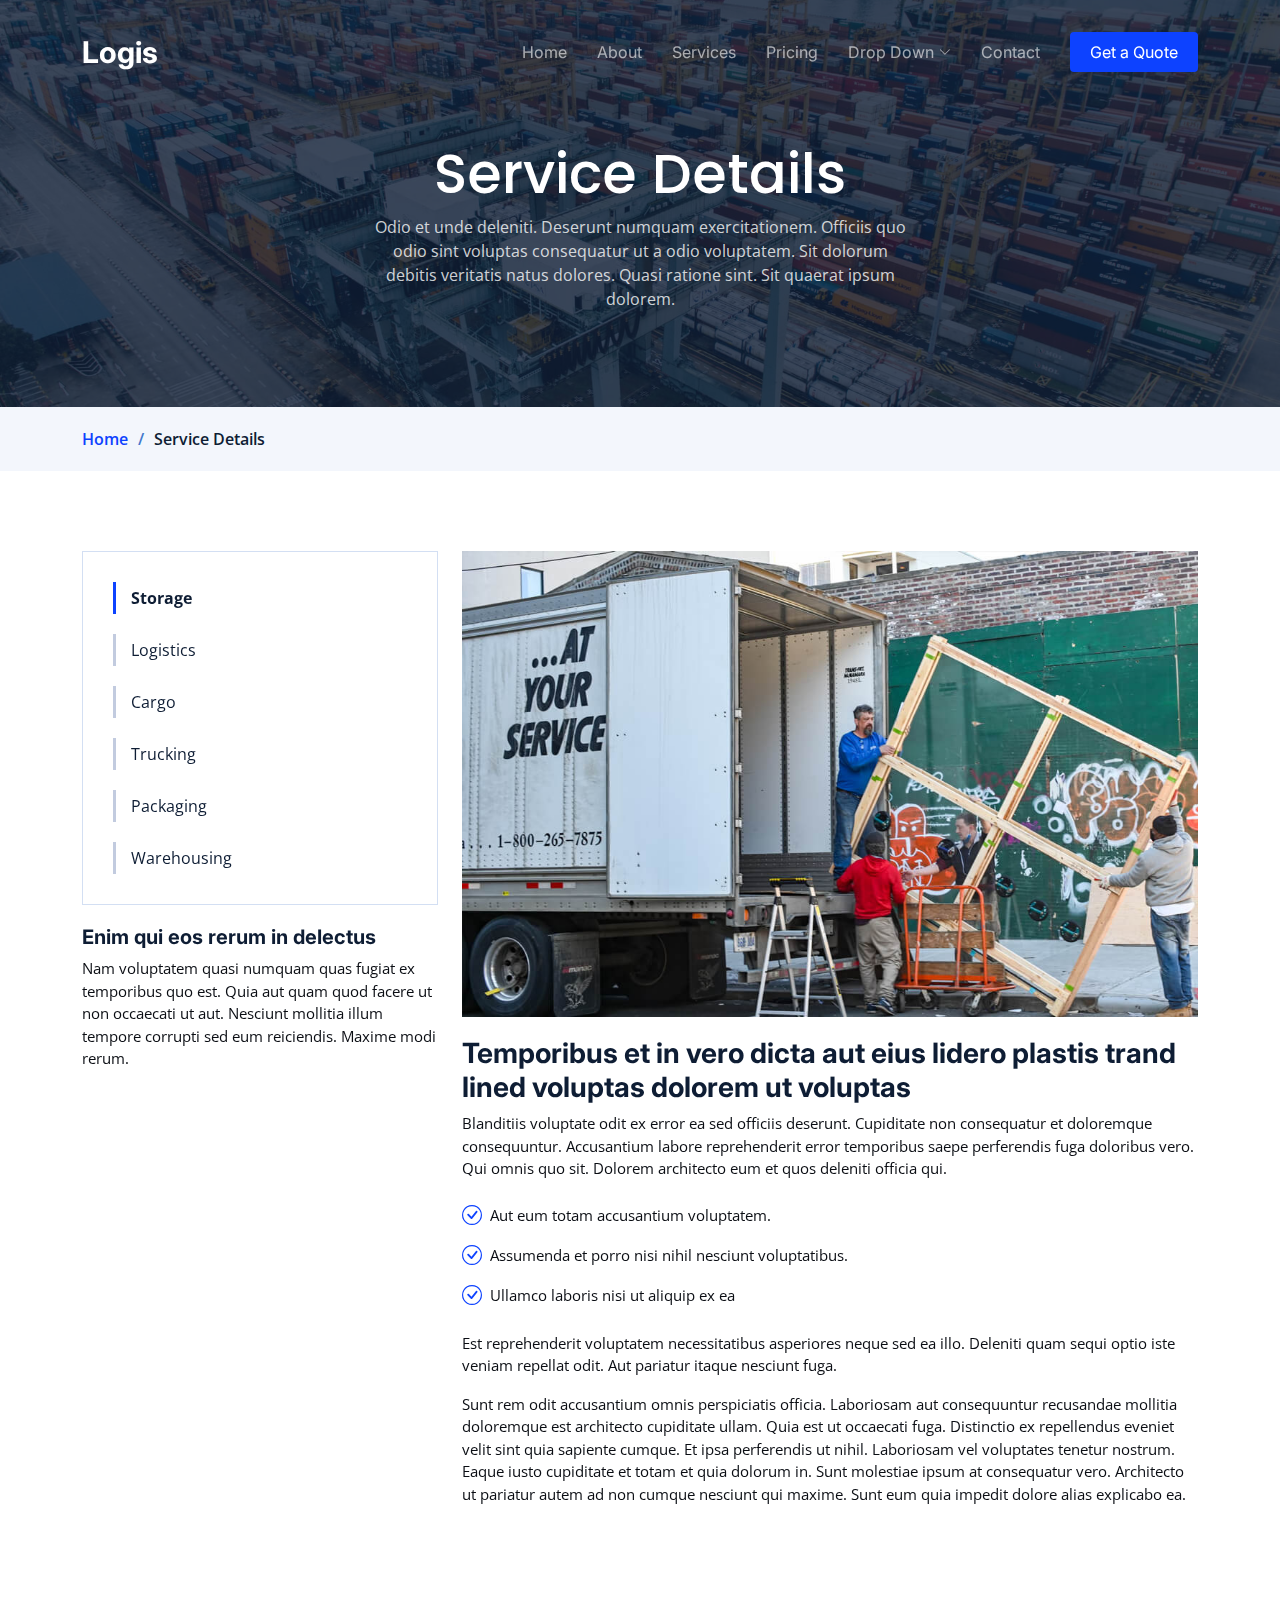
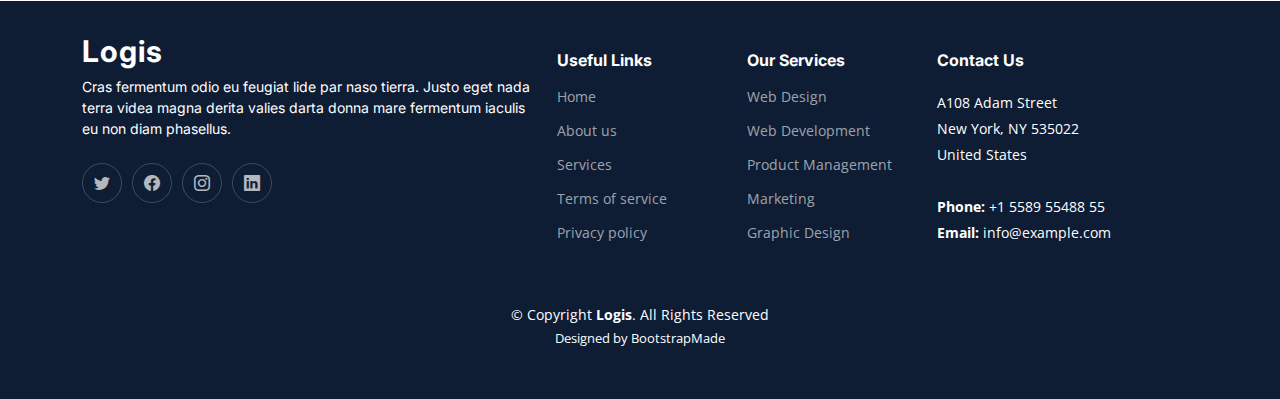
<file: service-details.html>
<!DOCTYPE html>
<html lang="en">

<head>
  <meta charset="utf-8">
  <meta content="width=device-width, initial-scale=1.0" name="viewport">

  <title>Logis Bootstrap Template - Service Details</title>
  <meta content="" name="description">
  <meta content="" name="keywords">

  <!-- Favicons -->
  <link href="assets/img/favicon.png" rel="icon">
  <link href="assets/img/apple-touch-icon.png" rel="apple-touch-icon">

  <!-- Google Fonts -->
  <link rel="preconnect" href="https://fonts.googleapis.com">
  <link rel="preconnect" href="https://fonts.gstatic.com" crossorigin>
  <link href="https://fonts.googleapis.com/css2?family=Open+Sans:ital,wght@0,300;0,400;0,500;0,600;0,700;1,300;1,400;1,600;1,700&family=Poppins:ital,wght@0,300;0,400;0,500;0,600;0,700;1,300;1,400;1,500;1,600;1,700&family=Inter:ital,wght@0,300;0,400;0,500;0,600;0,700;1,300;1,400;1,500;1,600;1,700&display=swap" rel="stylesheet">

  <!-- Vendor CSS Files -->
  <link href="assets/vendor/bootstrap/css/bootstrap.min.css" rel="stylesheet">
  <link href="assets/vendor/bootstrap-icons/bootstrap-icons.css" rel="stylesheet">
  <link href="assets/vendor/fontawesome-free/css/all.min.css" rel="stylesheet">
  <link href="assets/vendor/glightbox/css/glightbox.min.css" rel="stylesheet">
  <link href="assets/vendor/swiper/swiper-bundle.min.css" rel="stylesheet">
  <link href="assets/vendor/aos/aos.css" rel="stylesheet">

  <!-- Template Main CSS File -->
  <link href="assets/css/main.css" rel="stylesheet">

  <!-- =======================================================
  * Template Name: Logis - v1.2.0
  * Template URL: https://bootstrapmade.com/logis-bootstrap-logistics-website-template/
  * Author: BootstrapMade.com
  * License: https://bootstrapmade.com/license/
  ======================================================== -->
</head>

<body>

  <!-- ======= Header ======= -->
  <header id="header" class="header d-flex align-items-center fixed-top">
    <div class="container-fluid container-xl d-flex align-items-center justify-content-between">

      <a href="index.html" class="logo d-flex align-items-center">
        <!-- Uncomment the line below if you also wish to use an image logo -->
        <!-- <img src="assets/img/logo.png" alt=""> -->
        <h1>Logis</h1>
      </a>

      <i class="mobile-nav-toggle mobile-nav-show bi bi-list"></i>
      <i class="mobile-nav-toggle mobile-nav-hide d-none bi bi-x"></i>
      <nav id="navbar" class="navbar">
        <ul>
          <li><a href="index.html">Home</a></li>
          <li><a href="about.html">About</a></li>
          <li><a href="services.html">Services</a></li>
          <li><a href="pricing.html">Pricing</a></li>
          <li class="dropdown"><a href="#"><span>Drop Down</span> <i class="bi bi-chevron-down dropdown-indicator"></i></a>
            <ul>
              <li><a href="#">Drop Down 1</a></li>
              <li class="dropdown"><a href="#"><span>Deep Drop Down</span> <i class="bi bi-chevron-down dropdown-indicator"></i></a>
                <ul>
                  <li><a href="#">Deep Drop Down 1</a></li>
                  <li><a href="#">Deep Drop Down 2</a></li>
                  <li><a href="#">Deep Drop Down 3</a></li>
                  <li><a href="#">Deep Drop Down 4</a></li>
                  <li><a href="#">Deep Drop Down 5</a></li>
                </ul>
              </li>
              <li><a href="#">Drop Down 2</a></li>
              <li><a href="#">Drop Down 3</a></li>
              <li><a href="#">Drop Down 4</a></li>
            </ul>
          </li>
          <li><a href="contact.html">Contact</a></li>
          <li><a class="get-a-quote" href="get-a-quote.html">Get a Quote</a></li>
        </ul>
      </nav><!-- .navbar -->

    </div>
  </header><!-- End Header -->
  <!-- End Header -->

  <main id="main">

    <!-- ======= Breadcrumbs ======= -->
    <div class="breadcrumbs">
      <div class="page-header d-flex align-items-center" style="background-image: url('assets/img/page-header.jpg');">
        <div class="container position-relative">
          <div class="row d-flex justify-content-center">
            <div class="col-lg-6 text-center">
              <h2>Service Details</h2>
              <p>Odio et unde deleniti. Deserunt numquam exercitationem. Officiis quo odio sint voluptas consequatur ut a odio voluptatem. Sit dolorum debitis veritatis natus dolores. Quasi ratione sint. Sit quaerat ipsum dolorem.</p>
            </div>
          </div>
        </div>
      </div>
      <nav>
        <div class="container">
          <ol>
            <li><a href="index.html">Home</a></li>
            <li>Service Details</li>
          </ol>
        </div>
      </nav>
    </div><!-- End Breadcrumbs -->

    <!-- ======= Service Details Section ======= -->
    <section id="service-details" class="service-details">
      <div class="container" data-aos="fade-up">

        <div class="row gy-4">

          <div class="col-lg-4">
            <div class="services-list">
              <a href="#" class="active">Storage</a>
              <a href="#">Logistics</a>
              <a href="#">Cargo</a>
              <a href="#">Trucking</a>
              <a href="#">Packaging</a>
              <a href="#">Warehousing</a>
            </div>

            <h4>Enim qui eos rerum in delectus</h4>
            <p>Nam voluptatem quasi numquam quas fugiat ex temporibus quo est. Quia aut quam quod facere ut non occaecati ut aut. Nesciunt mollitia illum tempore corrupti sed eum reiciendis. Maxime modi rerum.</p>
          </div>

          <div class="col-lg-8">
            <img src="assets/img/service-details.jpg" alt="" class="img-fluid services-img">
            <h3>Temporibus et in vero dicta aut eius lidero plastis trand lined voluptas dolorem ut voluptas</h3>
            <p>
              Blanditiis voluptate odit ex error ea sed officiis deserunt. Cupiditate non consequatur et doloremque consequuntur. Accusantium labore reprehenderit error temporibus saepe perferendis fuga doloribus vero. Qui omnis quo sit. Dolorem architecto eum et quos deleniti officia qui.
            </p>
            <ul>
              <li><i class="bi bi-check-circle"></i> <span>Aut eum totam accusantium voluptatem.</span></li>
              <li><i class="bi bi-check-circle"></i> <span>Assumenda et porro nisi nihil nesciunt voluptatibus.</span></li>
              <li><i class="bi bi-check-circle"></i> <span>Ullamco laboris nisi ut aliquip ex ea</span></li>
            </ul>
            <p>
              Est reprehenderit voluptatem necessitatibus asperiores neque sed ea illo. Deleniti quam sequi optio iste veniam repellat odit. Aut pariatur itaque nesciunt fuga.
            </p>
            <p>
              Sunt rem odit accusantium omnis perspiciatis officia. Laboriosam aut consequuntur recusandae mollitia doloremque est architecto cupiditate ullam. Quia est ut occaecati fuga. Distinctio ex repellendus eveniet velit sint quia sapiente cumque. Et ipsa perferendis ut nihil. Laboriosam vel voluptates tenetur nostrum. Eaque iusto cupiditate et totam et quia dolorum in. Sunt molestiae ipsum at consequatur vero. Architecto ut pariatur autem ad non cumque nesciunt qui maxime. Sunt eum quia impedit dolore alias explicabo ea.
            </p>
          </div>

        </div>

      </div>
    </section><!-- End Service Details Section -->

  </main><!-- End #main -->

  <!-- ======= Footer ======= -->
  <footer id="footer" class="footer">

    <div class="container">
      <div class="row gy-4">
        <div class="col-lg-5 col-md-12 footer-info">
          <a href="index.html" class="logo d-flex align-items-center">
            <span>Logis</span>
          </a>
          <p>Cras fermentum odio eu feugiat lide par naso tierra. Justo eget nada terra videa magna derita valies darta donna mare fermentum iaculis eu non diam phasellus.</p>
          <div class="social-links d-flex mt-4">
            <a href="#" class="twitter"><i class="bi bi-twitter"></i></a>
            <a href="#" class="facebook"><i class="bi bi-facebook"></i></a>
            <a href="#" class="instagram"><i class="bi bi-instagram"></i></a>
            <a href="#" class="linkedin"><i class="bi bi-linkedin"></i></a>
          </div>
        </div>

        <div class="col-lg-2 col-6 footer-links">
          <h4>Useful Links</h4>
          <ul>
            <li><a href="#">Home</a></li>
            <li><a href="#">About us</a></li>
            <li><a href="#">Services</a></li>
            <li><a href="#">Terms of service</a></li>
            <li><a href="#">Privacy policy</a></li>
          </ul>
        </div>

        <div class="col-lg-2 col-6 footer-links">
          <h4>Our Services</h4>
          <ul>
            <li><a href="#">Web Design</a></li>
            <li><a href="#">Web Development</a></li>
            <li><a href="#">Product Management</a></li>
            <li><a href="#">Marketing</a></li>
            <li><a href="#">Graphic Design</a></li>
          </ul>
        </div>

        <div class="col-lg-3 col-md-12 footer-contact text-center text-md-start">
          <h4>Contact Us</h4>
          <p>
            A108 Adam Street <br>
            New York, NY 535022<br>
            United States <br><br>
            <strong>Phone:</strong> +1 5589 55488 55<br>
            <strong>Email:</strong> info@example.com<br>
          </p>

        </div>

      </div>
    </div>

    <div class="container mt-4">
      <div class="copyright">
        &copy; Copyright <strong><span>Logis</span></strong>. All Rights Reserved
      </div>
      <div class="credits">
        <!-- All the links in the footer should remain intact. -->
        <!-- You can delete the links only if you purchased the pro version. -->
        <!-- Licensing information: https://bootstrapmade.com/license/ -->
        <!-- Purchase the pro version with working PHP/AJAX contact form: https://bootstrapmade.com/logis-bootstrap-logistics-website-template/ -->
        Designed by <a href="https://bootstrapmade.com/">BootstrapMade</a>
      </div>
    </div>

  </footer><!-- End Footer -->
  <!-- End Footer -->

  <a href="#" class="scroll-top d-flex align-items-center justify-content-center"><i class="bi bi-arrow-up-short"></i></a>

  <div id="preloader"></div>

  <!-- Vendor JS Files -->
  <script src="assets/vendor/bootstrap/js/bootstrap.bundle.min.js"></script>
  <script src="assets/vendor/purecounter/purecounter_vanilla.js"></script>
  <script src="assets/vendor/glightbox/js/glightbox.min.js"></script>
  <script src="assets/vendor/swiper/swiper-bundle.min.js"></script>
  <script src="assets/vendor/aos/aos.js"></script>
  <script src="assets/vendor/php-email-form/validate.js"></script>

  <!-- Template Main JS File -->
  <script src="assets/js/main.js"></script>

</body>

</html>
</file>
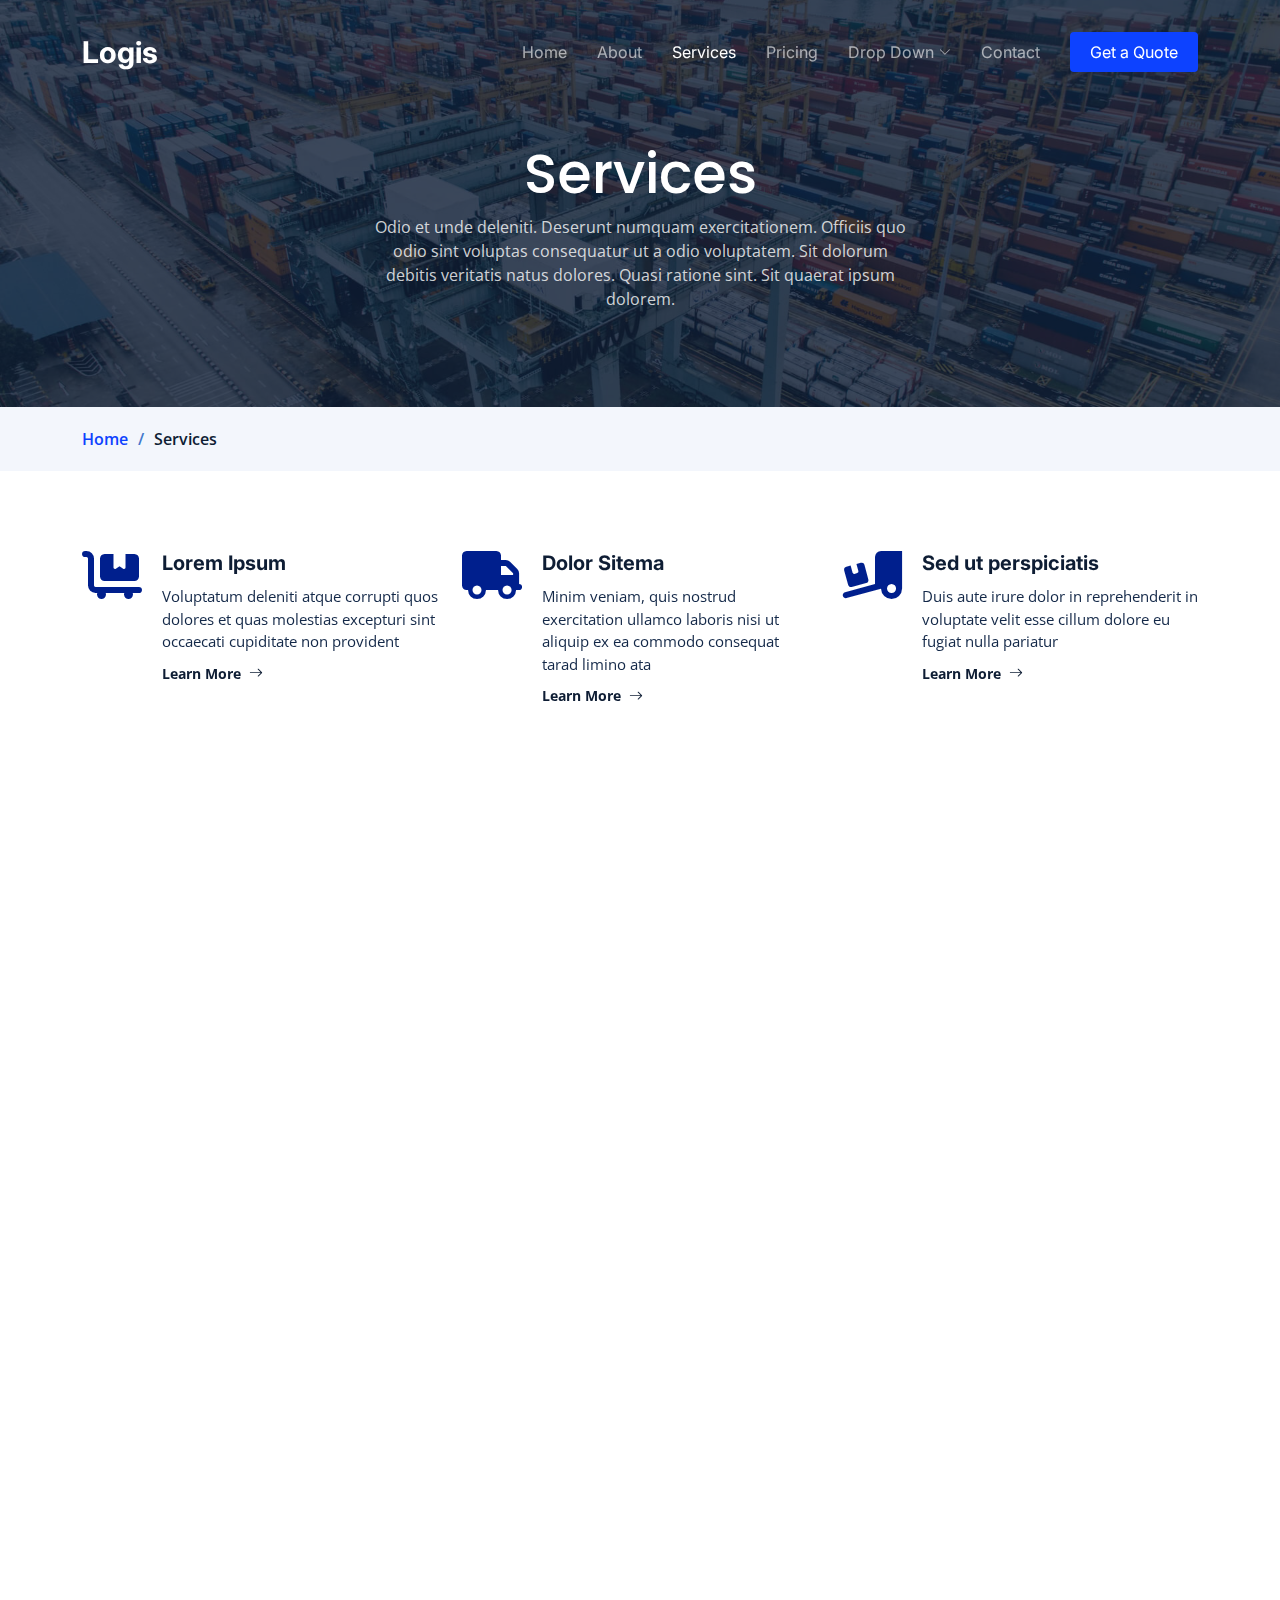
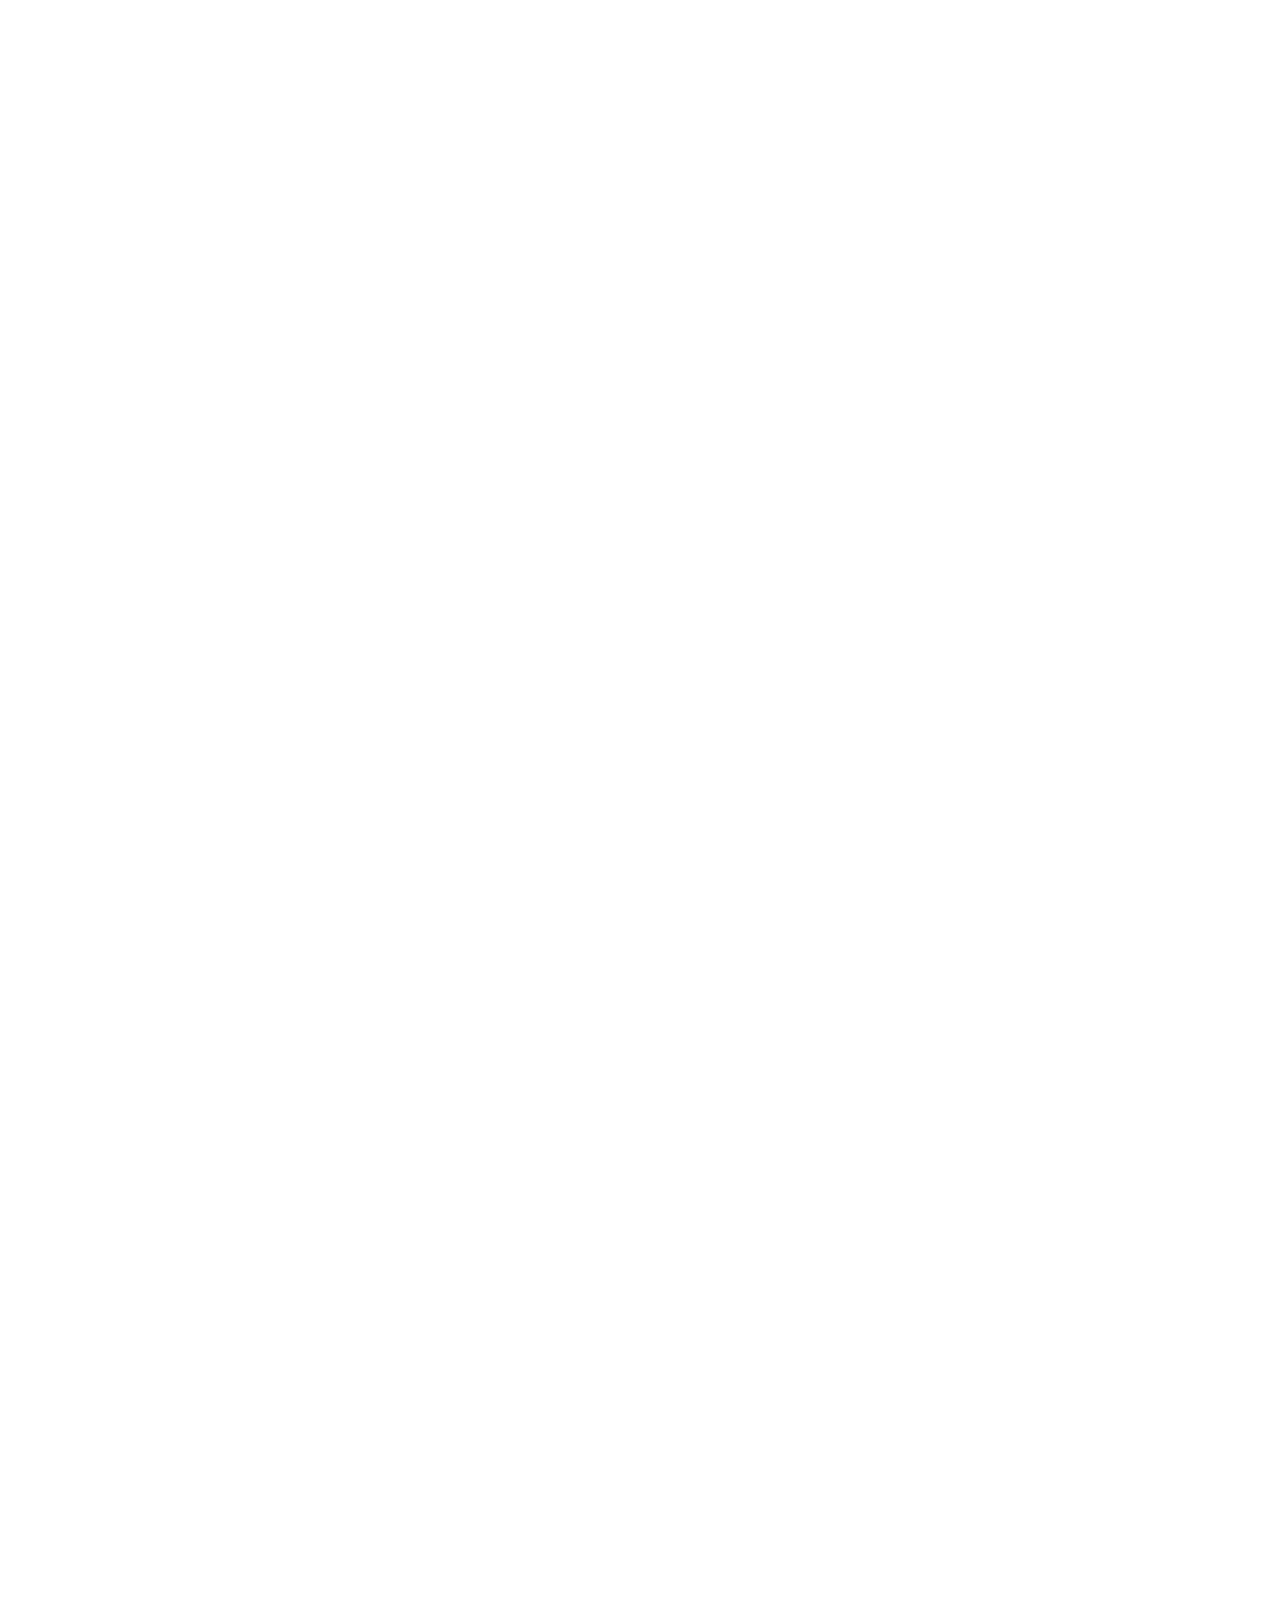
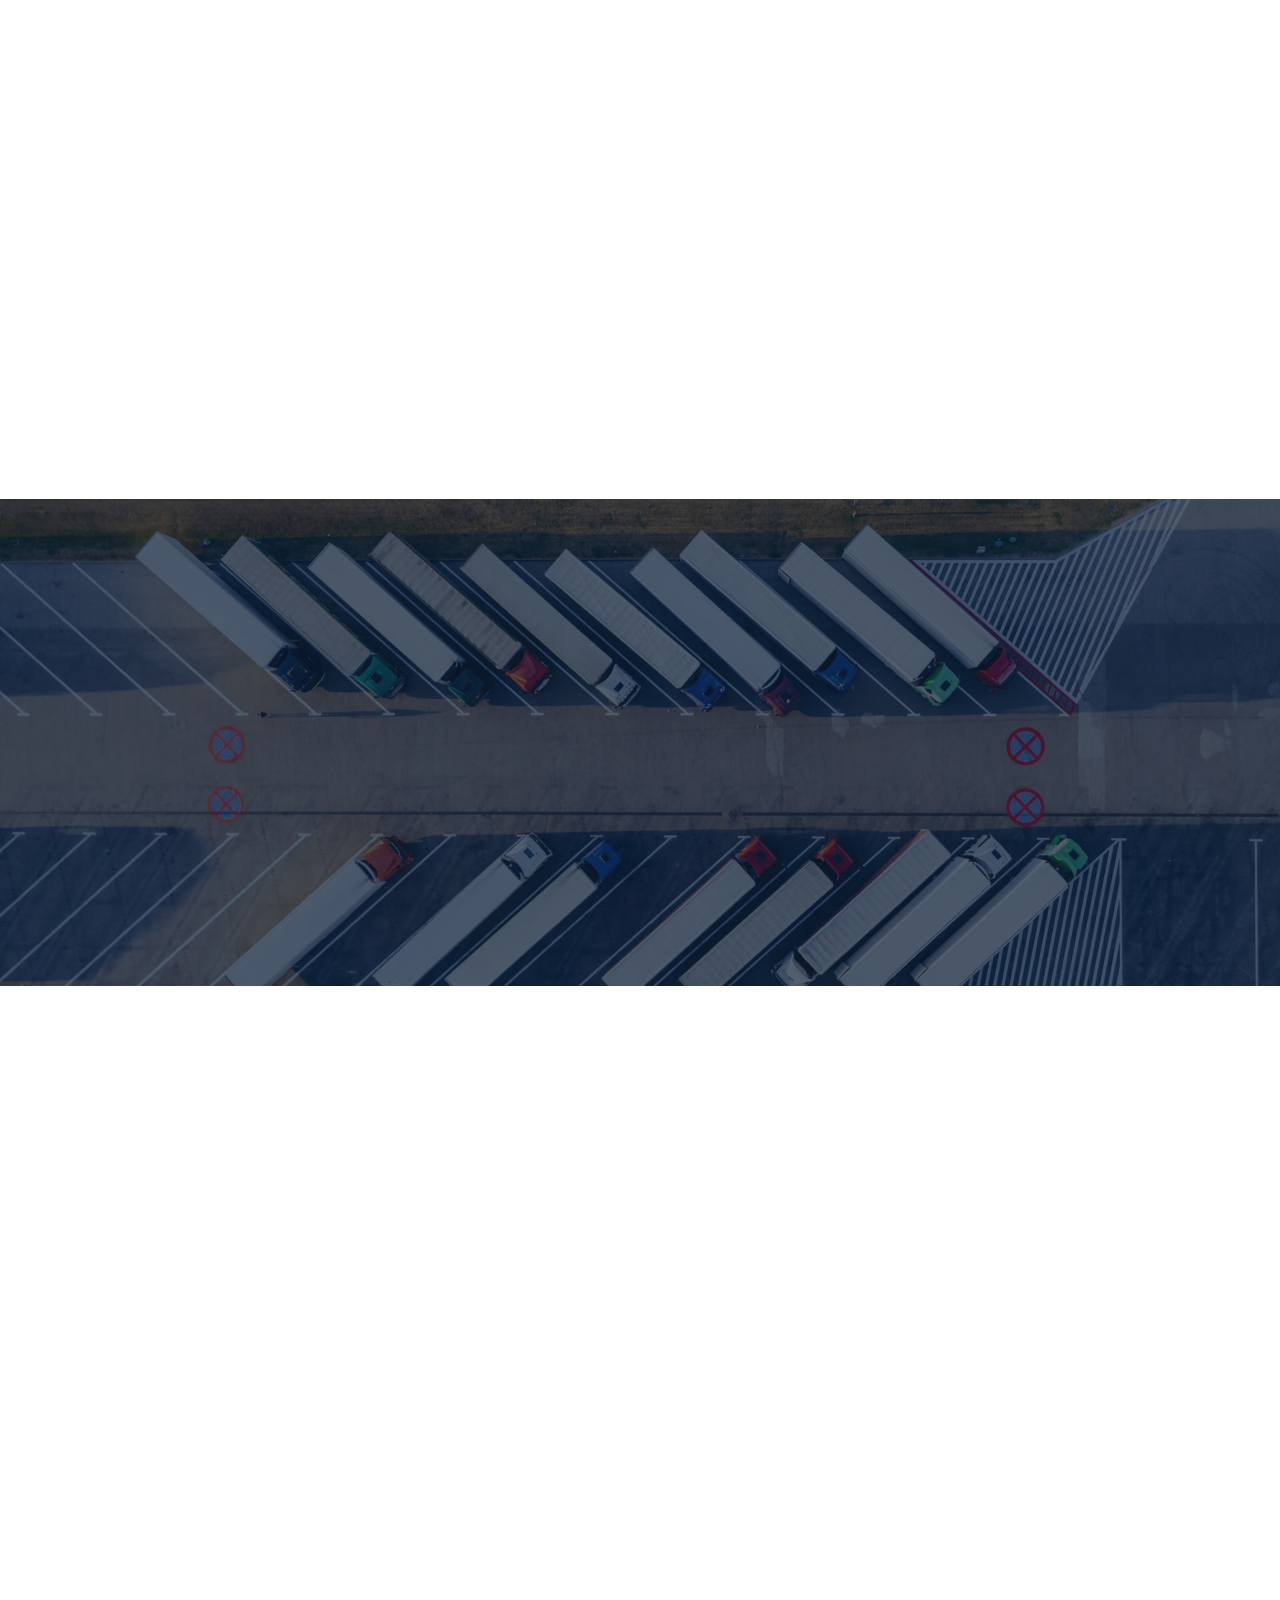
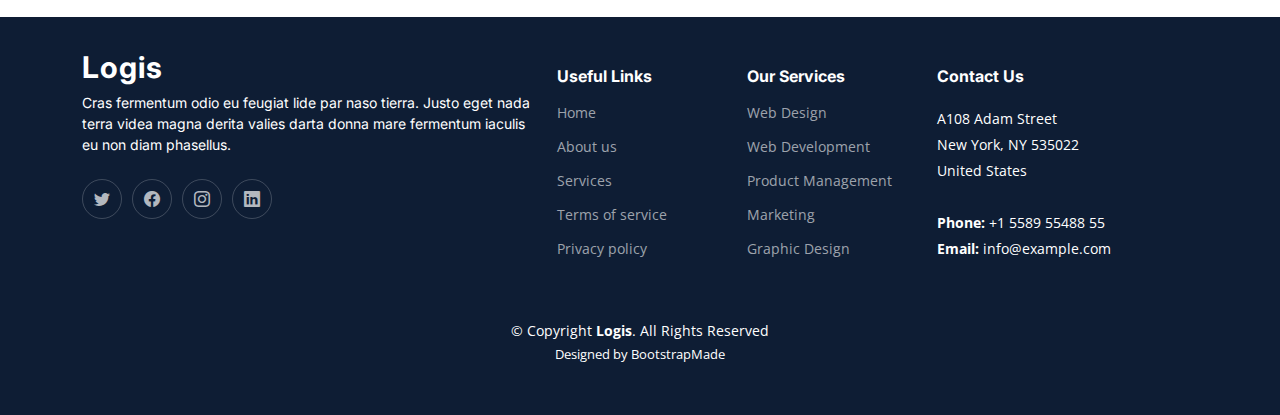
<file: services.html>
<!DOCTYPE html>
<html lang="en">

<head>
  <meta charset="utf-8">
  <meta content="width=device-width, initial-scale=1.0" name="viewport">

  <title>Logis Bootstrap Template - Services</title>
  <meta content="" name="description">
  <meta content="" name="keywords">

  <!-- Favicons -->
  <link href="assets/img/favicon.png" rel="icon">
  <link href="assets/img/apple-touch-icon.png" rel="apple-touch-icon">

  <!-- Google Fonts -->
  <link rel="preconnect" href="https://fonts.googleapis.com">
  <link rel="preconnect" href="https://fonts.gstatic.com" crossorigin>
  <link href="https://fonts.googleapis.com/css2?family=Open+Sans:ital,wght@0,300;0,400;0,500;0,600;0,700;1,300;1,400;1,600;1,700&family=Poppins:ital,wght@0,300;0,400;0,500;0,600;0,700;1,300;1,400;1,500;1,600;1,700&family=Inter:ital,wght@0,300;0,400;0,500;0,600;0,700;1,300;1,400;1,500;1,600;1,700&display=swap" rel="stylesheet">

  <!-- Vendor CSS Files -->
  <link href="assets/vendor/bootstrap/css/bootstrap.min.css" rel="stylesheet">
  <link href="assets/vendor/bootstrap-icons/bootstrap-icons.css" rel="stylesheet">
  <link href="assets/vendor/fontawesome-free/css/all.min.css" rel="stylesheet">
  <link href="assets/vendor/glightbox/css/glightbox.min.css" rel="stylesheet">
  <link href="assets/vendor/swiper/swiper-bundle.min.css" rel="stylesheet">
  <link href="assets/vendor/aos/aos.css" rel="stylesheet">

  <!-- Template Main CSS File -->
  <link href="assets/css/main.css" rel="stylesheet">

  <!-- =======================================================
  * Template Name: Logis - v1.2.0
  * Template URL: https://bootstrapmade.com/logis-bootstrap-logistics-website-template/
  * Author: BootstrapMade.com
  * License: https://bootstrapmade.com/license/
  ======================================================== -->
</head>

<body>

  <!-- ======= Header ======= -->
  <header id="header" class="header d-flex align-items-center fixed-top">
    <div class="container-fluid container-xl d-flex align-items-center justify-content-between">

      <a href="index.html" class="logo d-flex align-items-center">
        <!-- Uncomment the line below if you also wish to use an image logo -->
        <!-- <img src="assets/img/logo.png" alt=""> -->
        <h1>Logis</h1>
      </a>

      <i class="mobile-nav-toggle mobile-nav-show bi bi-list"></i>
      <i class="mobile-nav-toggle mobile-nav-hide d-none bi bi-x"></i>
      <nav id="navbar" class="navbar">
        <ul>
          <li><a href="index.html">Home</a></li>
          <li><a href="about.html">About</a></li>
          <li><a href="services.html" class="active">Services</a></li>
          <li><a href="pricing.html">Pricing</a></li>
          <li class="dropdown"><a href="#"><span>Drop Down</span> <i class="bi bi-chevron-down dropdown-indicator"></i></a>
            <ul>
              <li><a href="#">Drop Down 1</a></li>
              <li class="dropdown"><a href="#"><span>Deep Drop Down</span> <i class="bi bi-chevron-down dropdown-indicator"></i></a>
                <ul>
                  <li><a href="#">Deep Drop Down 1</a></li>
                  <li><a href="#">Deep Drop Down 2</a></li>
                  <li><a href="#">Deep Drop Down 3</a></li>
                  <li><a href="#">Deep Drop Down 4</a></li>
                  <li><a href="#">Deep Drop Down 5</a></li>
                </ul>
              </li>
              <li><a href="#">Drop Down 2</a></li>
              <li><a href="#">Drop Down 3</a></li>
              <li><a href="#">Drop Down 4</a></li>
            </ul>
          </li>
          <li><a href="contact.html">Contact</a></li>
          <li><a class="get-a-quote" href="get-a-quote.html">Get a Quote</a></li>
        </ul>
      </nav><!-- .navbar -->

    </div>
  </header><!-- End Header -->
  <!-- End Header -->

  <main id="main">

    <!-- ======= Breadcrumbs ======= -->
    <div class="breadcrumbs">
      <div class="page-header d-flex align-items-center" style="background-image: url('assets/img/page-header.jpg');">
        <div class="container position-relative">
          <div class="row d-flex justify-content-center">
            <div class="col-lg-6 text-center">
              <h2>Services</h2>
              <p>Odio et unde deleniti. Deserunt numquam exercitationem. Officiis quo odio sint voluptas consequatur ut a odio voluptatem. Sit dolorum debitis veritatis natus dolores. Quasi ratione sint. Sit quaerat ipsum dolorem.</p>
            </div>
          </div>
        </div>
      </div>
      <nav>
        <div class="container">
          <ol>
            <li><a href="index.html">Home</a></li>
            <li>Services</li>
          </ol>
        </div>
      </nav>
    </div><!-- End Breadcrumbs -->

    <!-- ======= Featured Services Section ======= -->
    <section id="featured-services" class="featured-services">
      <div class="container">

        <div class="row gy-4">

          <div class="col-lg-4 col-md-6 service-item d-flex" data-aos="fade-up">
            <div class="icon flex-shrink-0"><i class="fa-solid fa-cart-flatbed"></i></div>
            <div>
              <h4 class="title">Lorem Ipsum</h4>
              <p class="description">Voluptatum deleniti atque corrupti quos dolores et quas molestias excepturi sint occaecati cupiditate non provident</p>
              <a href="service-details.html" class="readmore stretched-link"><span>Learn More</span><i class="bi bi-arrow-right"></i></a>
            </div>
          </div>
          <!-- End Service Item -->

          <div class="col-lg-4 col-md-6 service-item d-flex" data-aos="fade-up" data-aos-delay="100">
            <div class="icon flex-shrink-0"><i class="fa-solid fa-truck"></i></div>
            <div>
              <h4 class="title">Dolor Sitema</h4>
              <p class="description">Minim veniam, quis nostrud exercitation ullamco laboris nisi ut aliquip ex ea commodo consequat tarad limino ata</p>
              <a href="service-details.html" class="readmore stretched-link"><span>Learn More</span><i class="bi bi-arrow-right"></i></a>
            </div>
          </div><!-- End Service Item -->

          <div class="col-lg-4 col-md-6 service-item d-flex" data-aos="fade-up" data-aos-delay="200">
            <div class="icon flex-shrink-0"><i class="fa-solid fa-truck-ramp-box"></i></div>
            <div>
              <h4 class="title">Sed ut perspiciatis</h4>
              <p class="description">Duis aute irure dolor in reprehenderit in voluptate velit esse cillum dolore eu fugiat nulla pariatur</p>
              <a href="service-details.html" class="readmore stretched-link"><span>Learn More</span><i class="bi bi-arrow-right"></i></a>
            </div>
          </div><!-- End Service Item -->

        </div>

      </div>
    </section><!-- End Featured Services Section -->

    <!-- ======= Services Section ======= -->
    <section id="service" class="services pt-0">
      <div class="container" data-aos="fade-up">

        <div class="section-header">
          <span>Our Services</span>
          <h2>Our Services</h2>

        </div>

        <div class="row gy-4">

          <div class="col-lg-4 col-md-6" data-aos="fade-up" data-aos-delay="100">
            <div class="card">
              <div class="card-img">
                <img src="assets/img/storage-service.jpg" alt="" class="img-fluid">
              </div>
              <h3><a href="service-details.html" class="stretched-link">Storage</a></h3>
              <p>Cumque eos in qui numquam. Aut aspernatur perferendis sed atque quia voluptas quisquam repellendus temporibus itaqueofficiis odit</p>
            </div>
          </div><!-- End Card Item -->

          <div class="col-lg-4 col-md-6" data-aos="fade-up" data-aos-delay="200">
            <div class="card">
              <div class="card-img">
                <img src="assets/img/logistics-service.jpg" alt="" class="img-fluid">
              </div>
              <h3><a href="service-details.html" class="stretched-link">Logistics</a></h3>
              <p>Asperiores provident dolor accusamus pariatur dolore nam id audantium ut et iure incidunt molestiae dolor ipsam ducimus occaecati nisi</p>
            </div>
          </div><!-- End Card Item -->

          <div class="col-lg-4 col-md-6" data-aos="fade-up" data-aos-delay="300">
            <div class="card">
              <div class="card-img">
                <img src="assets/img/cargo-service.jpg" alt="" class="img-fluid">
              </div>
              <h3><a href="service-details.html" class="stretched-link">Cargo</a></h3>
              <p>Dicta quam similique quia architecto eos nisi aut ratione aut ipsum reiciendis sit doloremque oluptatem aut et molestiae ut et nihil</p>
            </div>
          </div><!-- End Card Item -->

          <div class="col-lg-4 col-md-6" data-aos="fade-up" data-aos-delay="400">
            <div class="card">
              <div class="card-img">
                <img src="assets/img/trucking-service.jpg" alt="" class="img-fluid">
              </div>
              <h3><a href="service-details.html" class="stretched-link">Trucking</a></h3>
              <p>Dicta quam similique quia architecto eos nisi aut ratione aut ipsum reiciendis sit doloremque oluptatem aut et molestiae ut et nihil</p>
            </div>
          </div><!-- End Card Item -->

          <div class="col-lg-4 col-md-6" data-aos="fade-up" data-aos-delay="500">
            <div class="card">
              <div class="card-img">
                <img src="assets/img/packaging-service.jpg" alt="" class="img-fluid">
              </div>
              <h3><a href="service-details.html" class="stretched-link">Packaging</a></h3>
              <p>Illo consequuntur quisquam delectus praesentium modi dignissimos facere vel cum onsequuntur maiores beatae consequatur magni voluptates</p>
            </div>
          </div><!-- End Card Item -->

          <div class="col-lg-4 col-md-6" data-aos="fade-up" data-aos-delay="600">
            <div class="card">
              <div class="card-img">
                <img src="assets/img/warehousing-service.jpg" alt="" class="img-fluid">
              </div>
              <h3><a href="service-details.html" class="stretched-link">Warehousing</a></h3>
              <p>Quas assumenda non occaecati molestiae. In aut earum sed natus eatae in vero. Ab modi quisquam aut nostrum unde et qui est non quo nulla</p>
            </div>
          </div><!-- End Card Item -->

        </div>

      </div>
    </section><!-- End Services Section -->

    <!-- ======= Features Section ======= -->
    <section id="features" class="features">
      <div class="container">

        <div class="row gy-4 align-items-center features-item" data-aos="fade-up">

          <div class="col-md-5">
            <img src="assets/img/features-1.jpg" class="img-fluid" alt="">
          </div>
          <div class="col-md-7">
            <h3>Voluptatem dignissimos provident quasi corporis voluptates sit assumenda.</h3>
            <p class="fst-italic">
              Lorem ipsum dolor sit amet, consectetur adipiscing elit, sed do eiusmod tempor incididunt ut labore et dolore
              magna aliqua.
            </p>
            <ul>
              <li><i class="bi bi-check"></i> Ullamco laboris nisi ut aliquip ex ea commodo consequat.</li>
              <li><i class="bi bi-check"></i> Duis aute irure dolor in reprehenderit in voluptate velit.</li>
              <li><i class="bi bi-check"></i> Ullam est qui quos consequatur eos accusamus.</li>
            </ul>
          </div>
        </div><!-- Features Item -->

        <div class="row gy-4 align-items-center features-item" data-aos="fade-up">
          <div class="col-md-5 order-1 order-md-2">
            <img src="assets/img/features-2.jpg" class="img-fluid" alt="">
          </div>
          <div class="col-md-7 order-2 order-md-1">
            <h3>Corporis temporibus maiores provident</h3>
            <p class="fst-italic">
              Lorem ipsum dolor sit amet, consectetur adipiscing elit, sed do eiusmod tempor incididunt ut labore et dolore
              magna aliqua.
            </p>
            <p>
              Ullamco laboris nisi ut aliquip ex ea commodo consequat. Duis aute irure dolor in reprehenderit in voluptate
              velit esse cillum dolore eu fugiat nulla pariatur. Excepteur sint occaecat cupidatat non proident, sunt in
              culpa qui officia deserunt mollit anim id est laborum
            </p>
          </div>
        </div><!-- Features Item -->

        <div class="row gy-4 align-items-center features-item" data-aos="fade-up">
          <div class="col-md-5">
            <img src="assets/img/features-3.jpg" class="img-fluid" alt="">
          </div>
          <div class="col-md-7">
            <h3>Sunt consequatur ad ut est nulla consectetur reiciendis animi voluptas</h3>
            <p>Cupiditate placeat cupiditate placeat est ipsam culpa. Delectus quia minima quod. Sunt saepe odit aut quia voluptatem hic voluptas dolor doloremque.</p>
            <ul>
              <li><i class="bi bi-check"></i> Ullamco laboris nisi ut aliquip ex ea commodo consequat.</li>
              <li><i class="bi bi-check"></i> Duis aute irure dolor in reprehenderit in voluptate velit.</li>
              <li><i class="bi bi-check"></i> Facilis ut et voluptatem aperiam. Autem soluta ad fugiat.</li>
            </ul>
          </div>
        </div><!-- Features Item -->

        <div class="row gy-4 align-items-center features-item" data-aos="fade-up">
          <div class="col-md-5 order-1 order-md-2">
            <img src="assets/img/features-4.jpg" class="img-fluid" alt="">
          </div>
          <div class="col-md-7 order-2 order-md-1">
            <h3>Quas et necessitatibus eaque impedit ipsum animi consequatur incidunt in</h3>
            <p class="fst-italic">
              Lorem ipsum dolor sit amet, consectetur adipiscing elit, sed do eiusmod tempor incididunt ut labore et dolore
              magna aliqua.
            </p>
            <p>
              Ullamco laboris nisi ut aliquip ex ea commodo consequat. Duis aute irure dolor in reprehenderit in voluptate
              velit esse cillum dolore eu fugiat nulla pariatur. Excepteur sint occaecat cupidatat non proident, sunt in
              culpa qui officia deserunt mollit anim id est laborum
            </p>
          </div>
        </div><!-- Features Item -->

      </div>
    </section><!-- End Features Section -->

    <!-- ======= Testimonials Section ======= -->
    <section id="testimonials" class="testimonials">
      <div class="container">

        <div class="slides-1 swiper" data-aos="fade-up">
          <div class="swiper-wrapper">

            <div class="swiper-slide">
              <div class="testimonial-item">
                <img src="assets/img/testimonials/testimonials-1.jpg" class="testimonial-img" alt="">
                <h3>Saul Goodman</h3>
                <h4>Ceo &amp; Founder</h4>
                <div class="stars">
                  <i class="bi bi-star-fill"></i><i class="bi bi-star-fill"></i><i class="bi bi-star-fill"></i><i class="bi bi-star-fill"></i><i class="bi bi-star-fill"></i>
                </div>
                <p>
                  <i class="bi bi-quote quote-icon-left"></i>
                  Proin iaculis purus consequat sem cure digni ssim donec porttitora entum suscipit rhoncus. Accusantium quam, ultricies eget id, aliquam eget nibh et. Maecen aliquam, risus at semper.
                  <i class="bi bi-quote quote-icon-right"></i>
                </p>
              </div>
            </div><!-- End testimonial item -->

            <div class="swiper-slide">
              <div class="testimonial-item">
                <img src="assets/img/testimonials/testimonials-2.jpg" class="testimonial-img" alt="">
                <h3>Sara Wilsson</h3>
                <h4>Designer</h4>
                <div class="stars">
                  <i class="bi bi-star-fill"></i><i class="bi bi-star-fill"></i><i class="bi bi-star-fill"></i><i class="bi bi-star-fill"></i><i class="bi bi-star-fill"></i>
                </div>
                <p>
                  <i class="bi bi-quote quote-icon-left"></i>
                  Export tempor illum tamen malis malis eram quae irure esse labore quem cillum quid cillum eram malis quorum velit fore eram velit sunt aliqua noster fugiat irure amet legam anim culpa.
                  <i class="bi bi-quote quote-icon-right"></i>
                </p>
              </div>
            </div><!-- End testimonial item -->

            <div class="swiper-slide">
              <div class="testimonial-item">
                <img src="assets/img/testimonials/testimonials-3.jpg" class="testimonial-img" alt="">
                <h3>Jena Karlis</h3>
                <h4>Store Owner</h4>
                <div class="stars">
                  <i class="bi bi-star-fill"></i><i class="bi bi-star-fill"></i><i class="bi bi-star-fill"></i><i class="bi bi-star-fill"></i><i class="bi bi-star-fill"></i>
                </div>
                <p>
                  <i class="bi bi-quote quote-icon-left"></i>
                  Enim nisi quem export duis labore cillum quae magna enim sint quorum nulla quem veniam duis minim tempor labore quem eram duis noster aute amet eram fore quis sint minim.
                  <i class="bi bi-quote quote-icon-right"></i>
                </p>
              </div>
            </div><!-- End testimonial item -->

            <div class="swiper-slide">
              <div class="testimonial-item">
                <img src="assets/img/testimonials/testimonials-4.jpg" class="testimonial-img" alt="">
                <h3>Matt Brandon</h3>
                <h4>Freelancer</h4>
                <div class="stars">
                  <i class="bi bi-star-fill"></i><i class="bi bi-star-fill"></i><i class="bi bi-star-fill"></i><i class="bi bi-star-fill"></i><i class="bi bi-star-fill"></i>
                </div>
                <p>
                  <i class="bi bi-quote quote-icon-left"></i>
                  Fugiat enim eram quae cillum dolore dolor amet nulla culpa multos export minim fugiat minim velit minim dolor enim duis veniam ipsum anim magna sunt elit fore quem dolore labore illum veniam.
                  <i class="bi bi-quote quote-icon-right"></i>
                </p>
              </div>
            </div><!-- End testimonial item -->

            <div class="swiper-slide">
              <div class="testimonial-item">
                <img src="assets/img/testimonials/testimonials-5.jpg" class="testimonial-img" alt="">
                <h3>John Larson</h3>
                <h4>Entrepreneur</h4>
                <div class="stars">
                  <i class="bi bi-star-fill"></i><i class="bi bi-star-fill"></i><i class="bi bi-star-fill"></i><i class="bi bi-star-fill"></i><i class="bi bi-star-fill"></i>
                </div>
                <p>
                  <i class="bi bi-quote quote-icon-left"></i>
                  Quis quorum aliqua sint quem legam fore sunt eram irure aliqua veniam tempor noster veniam enim culpa labore duis sunt culpa nulla illum cillum fugiat legam esse veniam culpa fore nisi cillum quid.
                  <i class="bi bi-quote quote-icon-right"></i>
                </p>
              </div>
            </div><!-- End testimonial item -->

          </div>
          <div class="swiper-pagination"></div>
        </div>

      </div>
    </section><!-- End Testimonials Section -->

    <!-- ======= Frequently Asked Questions Section ======= -->
    <section id="faq" class="faq">
      <div class="container" data-aos="fade-up">

        <div class="section-header">
          <span>Frequently Asked Questions</span>
          <h2>Frequently Asked Questions</h2>

        </div>

        <div class="row justify-content-center" data-aos="fade-up" data-aos-delay="200">
          <div class="col-lg-10">

            <div class="accordion accordion-flush" id="faqlist">

              <div class="accordion-item">
                <h3 class="accordion-header">
                  <button class="accordion-button collapsed" type="button" data-bs-toggle="collapse" data-bs-target="#faq-content-1">
                    <i class="bi bi-question-circle question-icon"></i>
                    Non consectetur a erat nam at lectus urna duis?
                  </button>
                </h3>
                <div id="faq-content-1" class="accordion-collapse collapse" data-bs-parent="#faqlist">
                  <div class="accordion-body">
                    Feugiat pretium nibh ipsum consequat. Tempus iaculis urna id volutpat lacus laoreet non curabitur gravida. Venenatis lectus magna fringilla urna porttitor rhoncus dolor purus non.
                  </div>
                </div>
              </div><!-- # Faq item-->

              <div class="accordion-item">
                <h3 class="accordion-header">
                  <button class="accordion-button collapsed" type="button" data-bs-toggle="collapse" data-bs-target="#faq-content-2">
                    <i class="bi bi-question-circle question-icon"></i>
                    Feugiat scelerisque varius morbi enim nunc faucibus a pellentesque?
                  </button>
                </h3>
                <div id="faq-content-2" class="accordion-collapse collapse" data-bs-parent="#faqlist">
                  <div class="accordion-body">
                    Dolor sit amet consectetur adipiscing elit pellentesque habitant morbi. Id interdum velit laoreet id donec ultrices. Fringilla phasellus faucibus scelerisque eleifend donec pretium. Est pellentesque elit ullamcorper dignissim. Mauris ultrices eros in cursus turpis massa tincidunt dui.
                  </div>
                </div>
              </div><!-- # Faq item-->

              <div class="accordion-item">
                <h3 class="accordion-header">
                  <button class="accordion-button collapsed" type="button" data-bs-toggle="collapse" data-bs-target="#faq-content-3">
                    <i class="bi bi-question-circle question-icon"></i>
                    Dolor sit amet consectetur adipiscing elit pellentesque habitant morbi?
                  </button>
                </h3>
                <div id="faq-content-3" class="accordion-collapse collapse" data-bs-parent="#faqlist">
                  <div class="accordion-body">
                    Eleifend mi in nulla posuere sollicitudin aliquam ultrices sagittis orci. Faucibus pulvinar elementum integer enim. Sem nulla pharetra diam sit amet nisl suscipit. Rutrum tellus pellentesque eu tincidunt. Lectus urna duis convallis convallis tellus. Urna molestie at elementum eu facilisis sed odio morbi quis
                  </div>
                </div>
              </div><!-- # Faq item-->

              <div class="accordion-item">
                <h3 class="accordion-header">
                  <button class="accordion-button collapsed" type="button" data-bs-toggle="collapse" data-bs-target="#faq-content-4">
                    <i class="bi bi-question-circle question-icon"></i>
                    Ac odio tempor orci dapibus. Aliquam eleifend mi in nulla?
                  </button>
                </h3>
                <div id="faq-content-4" class="accordion-collapse collapse" data-bs-parent="#faqlist">
                  <div class="accordion-body">
                    <i class="bi bi-question-circle question-icon"></i>
                    Dolor sit amet consectetur adipiscing elit pellentesque habitant morbi. Id interdum velit laoreet id donec ultrices. Fringilla phasellus faucibus scelerisque eleifend donec pretium. Est pellentesque elit ullamcorper dignissim. Mauris ultrices eros in cursus turpis massa tincidunt dui.
                  </div>
                </div>
              </div><!-- # Faq item-->

              <div class="accordion-item">
                <h3 class="accordion-header">
                  <button class="accordion-button collapsed" type="button" data-bs-toggle="collapse" data-bs-target="#faq-content-5">
                    <i class="bi bi-question-circle question-icon"></i>
                    Tempus quam pellentesque nec nam aliquam sem et tortor consequat?
                  </button>
                </h3>
                <div id="faq-content-5" class="accordion-collapse collapse" data-bs-parent="#faqlist">
                  <div class="accordion-body">
                    Molestie a iaculis at erat pellentesque adipiscing commodo. Dignissim suspendisse in est ante in. Nunc vel risus commodo viverra maecenas accumsan. Sit amet nisl suscipit adipiscing bibendum est. Purus gravida quis blandit turpis cursus in
                  </div>
                </div>
              </div><!-- # Faq item-->

            </div>

          </div>
        </div>

      </div>
    </section><!-- End Frequently Asked Questions Section -->

  </main><!-- End #main -->

  <!-- ======= Footer ======= -->
  <footer id="footer" class="footer">

    <div class="container">
      <div class="row gy-4">
        <div class="col-lg-5 col-md-12 footer-info">
          <a href="index.html" class="logo d-flex align-items-center">
            <span>Logis</span>
          </a>
          <p>Cras fermentum odio eu feugiat lide par naso tierra. Justo eget nada terra videa magna derita valies darta donna mare fermentum iaculis eu non diam phasellus.</p>
          <div class="social-links d-flex mt-4">
            <a href="#" class="twitter"><i class="bi bi-twitter"></i></a>
            <a href="#" class="facebook"><i class="bi bi-facebook"></i></a>
            <a href="#" class="instagram"><i class="bi bi-instagram"></i></a>
            <a href="#" class="linkedin"><i class="bi bi-linkedin"></i></a>
          </div>
        </div>

        <div class="col-lg-2 col-6 footer-links">
          <h4>Useful Links</h4>
          <ul>
            <li><a href="#">Home</a></li>
            <li><a href="#">About us</a></li>
            <li><a href="#">Services</a></li>
            <li><a href="#">Terms of service</a></li>
            <li><a href="#">Privacy policy</a></li>
          </ul>
        </div>

        <div class="col-lg-2 col-6 footer-links">
          <h4>Our Services</h4>
          <ul>
            <li><a href="#">Web Design</a></li>
            <li><a href="#">Web Development</a></li>
            <li><a href="#">Product Management</a></li>
            <li><a href="#">Marketing</a></li>
            <li><a href="#">Graphic Design</a></li>
          </ul>
        </div>

        <div class="col-lg-3 col-md-12 footer-contact text-center text-md-start">
          <h4>Contact Us</h4>
          <p>
            A108 Adam Street <br>
            New York, NY 535022<br>
            United States <br><br>
            <strong>Phone:</strong> +1 5589 55488 55<br>
            <strong>Email:</strong> info@example.com<br>
          </p>

        </div>

      </div>
    </div>

    <div class="container mt-4">
      <div class="copyright">
        &copy; Copyright <strong><span>Logis</span></strong>. All Rights Reserved
      </div>
      <div class="credits">
        <!-- All the links in the footer should remain intact. -->
        <!-- You can delete the links only if you purchased the pro version. -->
        <!-- Licensing information: https://bootstrapmade.com/license/ -->
        <!-- Purchase the pro version with working PHP/AJAX contact form: https://bootstrapmade.com/logis-bootstrap-logistics-website-template/ -->
        Designed by <a href="https://bootstrapmade.com/">BootstrapMade</a>
      </div>
    </div>

  </footer><!-- End Footer -->
  <!-- End Footer -->

  <a href="#" class="scroll-top d-flex align-items-center justify-content-center"><i class="bi bi-arrow-up-short"></i></a>

  <div id="preloader"></div>

  <!-- Vendor JS Files -->
  <script src="assets/vendor/bootstrap/js/bootstrap.bundle.min.js"></script>
  <script src="assets/vendor/purecounter/purecounter_vanilla.js"></script>
  <script src="assets/vendor/glightbox/js/glightbox.min.js"></script>
  <script src="assets/vendor/swiper/swiper-bundle.min.js"></script>
  <script src="assets/vendor/aos/aos.js"></script>
  <script src="assets/vendor/php-email-form/validate.js"></script>

  <!-- Template Main JS File -->
  <script src="assets/js/main.js"></script>

</body>

</html>
</file>
<file: assets/css/main.css>
/**
* Template Name: Logis - v1.2.0
* Template URL: https://bootstrapmade.com/logis-bootstrap-logistics-website-template/
* Author: BootstrapMade.com
* License: https://bootstrapmade.com/license/
*/

/*--------------------------------------------------------------
# Set main reusable colors and fonts using CSS variables
# Learn more about CSS variables at https://developer.mozilla.org/en-US/docs/Web/CSS/Using_CSS_custom_properties
--------------------------------------------------------------*/
/* Fonts */
:root {
  --font-default: "Open Sans", system-ui, -apple-system, "Segoe UI", Roboto, "Helvetica Neue", Arial, "Noto Sans", "Liberation Sans", sans-serif, "Apple Color Emoji", "Segoe UI Emoji", "Segoe UI Symbol", "Noto Color Emoji";
  --font-primary: "Inter", sans-serif;
  --font-secondary: "Poppins", sans-serif;
}

/* Colors */
:root {
  --color-default: #0a0d13;
  --color-primary: #0d42ff;
  --color-secondary: #0e1d34;
}

/* Smooth scroll behavior */
:root {
  scroll-behavior: smooth;
}

/*--------------------------------------------------------------
# General
--------------------------------------------------------------*/
body {
  font-family: var(--font-default);
  color: var(--color-default);
}

a {
  color: var(--color-primary);
  text-decoration: none;
}

a:hover {
  color: #406aff;
  text-decoration: none;
}

h1,
h2,
h3,
h4,
h5,
h6 {
  font-family: var(--font-primary);
}

/*--------------------------------------------------------------
# Sections & Section Header
--------------------------------------------------------------*/
section {
  padding: 80px 0;
  overflow: hidden;
}

.section-header {
  text-align: center;
  padding: 30px 0;
  position: relative;
}

.section-header h2 {
  font-size: 32px;
  font-weight: 700;
  text-transform: uppercase;
  margin-bottom: 20px;
  padding-bottom: 0;
  color: #001973;
  position: relative;
  z-index: 2;
  margin-bottom: 20px;
  padding-bottom: 20px;
  position: relative;
}

.section-header h2:after {
  content: "";
  position: absolute;
  display: block;
  width: 50px;
  height: 3px;
  background: var(--color-primary);
  left: 0;
  right: 0;
  bottom: 0;
  margin: auto;
}

.section-header span {
  position: absolute;
  top: 46px;
  color: rgba(14, 29, 52, 0.06);
  left: 0;
  right: 0;
  z-index: 1;
  font-weight: 700;
  font-size: 56px;
  text-transform: uppercase;
  line-height: 0;
}

.section-header p {
  margin-bottom: 0;
  position: relative;
  z-index: 2;
}

@media (max-width: 640px) {
  .section-header h2 {
    font-size: 28px;
    margin-bottom: 15px;
  }

  .section-header span {
    font-size: 38px;
  }
}

/*--------------------------------------------------------------
# Breadcrumbs
--------------------------------------------------------------*/
.breadcrumbs .page-header {
  padding: 140px 0 80px 0;
  position: relative;
  background-size: cover;
  background-position: center;
  background-repeat: no-repeat;
}

.breadcrumbs .page-header:before {
  content: "";
  background-color: rgba(14, 29, 52, 0.8);
  position: absolute;
  inset: 0;
}

.breadcrumbs .page-header h2 {
  font-size: 56px;
  font-weight: 500;
  color: #fff;
  font-family: var(--font-secondary);
}

.breadcrumbs .page-header p {
  color: rgba(255, 255, 255, 0.8);
}

.breadcrumbs nav {
  background-color: #f3f6fc;
  padding: 20px 0;
}

.breadcrumbs nav ol {
  display: flex;
  flex-wrap: wrap;
  list-style: none;
  margin: 0;
  padding: 0;
  font-size: 16px;
  font-weight: 600;
  color: var(--color-secondary);
}

.breadcrumbs nav ol a {
  color: var(--color-primary);
  transition: 0.3s;
}

.breadcrumbs nav ol a:hover {
  text-decoration: underline;
}

.breadcrumbs nav ol li+li {
  padding-left: 10px;
}

.breadcrumbs nav ol li+li::before {
  display: inline-block;
  padding-right: 10px;
  color: #4278cc;
  content: "/";
}

/*--------------------------------------------------------------
# Scroll top button
--------------------------------------------------------------*/
.scroll-top {
  position: fixed;
  visibility: hidden;
  opacity: 0;
  right: 15px;
  bottom: 15px;
  z-index: 99999;
  background: var(--color-primary);
  width: 40px;
  height: 40px;
  border-radius: 4px;
  transition: all 0.4s;
}

.scroll-top i {
  font-size: 24px;
  color: #fff;
  line-height: 0;
}

.scroll-top:hover {
  background: rgba(13, 66, 255, 0.8);
  color: #fff;
}

.scroll-top.active {
  visibility: visible;
  opacity: 1;
}

/*--------------------------------------------------------------
# Preloader
--------------------------------------------------------------*/
#preloader {
  position: fixed;
  inset: 0;
  z-index: 9999;
  overflow: hidden;
  background: #fff;
  transition: all 0.6s ease-out;
  width: 100%;
  height: 100vh;
}

#preloader:before,
#preloader:after {
  content: "";
  position: absolute;
  border: 4px solid var(--color-primary);
  border-radius: 50%;
  -webkit-animation: animate-preloader 2s cubic-bezier(0, 0.2, 0.8, 1) infinite;
  animation: animate-preloader 2s cubic-bezier(0, 0.2, 0.8, 1) infinite;
}

#preloader:after {
  -webkit-animation-delay: -0.5s;
  animation-delay: -0.5s;
}

@-webkit-keyframes animate-preloader {
  0% {
    width: 10px;
    height: 10px;
    top: calc(50% - 5px);
    left: calc(50% - 5px);
    opacity: 1;
  }

  100% {
    width: 72px;
    height: 72px;
    top: calc(50% - 36px);
    left: calc(50% - 36px);
    opacity: 0;
  }
}

@keyframes animate-preloader {
  0% {
    width: 10px;
    height: 10px;
    top: calc(50% - 5px);
    left: calc(50% - 5px);
    opacity: 1;
  }

  100% {
    width: 72px;
    height: 72px;
    top: calc(50% - 36px);
    left: calc(50% - 36px);
    opacity: 0;
  }
}

/*--------------------------------------------------------------
# Disable aos animation delay on mobile devices
--------------------------------------------------------------*/
@media screen and (max-width: 768px) {
  [data-aos-delay] {
    transition-delay: 0 !important;
  }
}

/*--------------------------------------------------------------
# Header
--------------------------------------------------------------*/
.header {
  transition: all 0.5s;
  z-index: 997;
  padding: 30px 0;
}

.header.sticked {
  background: rgba(14, 29, 52, 0.9);
  padding: 15px 0;
  box-shadow: 0px 2px 20px rgba(14, 29, 52, 0.1);
}

.header .logo img {
  max-height: 40px;
  margin-right: 6px;
}

.header .logo h1 {
  font-size: 30px;
  margin: 0;
  font-weight: 700;
  color: #fff;
  font-family: var(--font-primary);
}

/*--------------------------------------------------------------
# Desktop Navigation
--------------------------------------------------------------*/
@media (min-width: 1280px) {
  .navbar {
    padding: 0;
  }

  .navbar ul {
    margin: 0;
    padding: 0;
    display: flex;
    list-style: none;
    align-items: center;
  }

  .navbar li {
    position: relative;
  }

  .navbar a,
  .navbar a:focus {
    display: flex;
    align-items: center;
    justify-content: space-between;
    padding: 10px 0 10px 30px;
    font-family: var(--font-primary);
    font-size: 16px;
    font-weight: 400;
    color: rgba(255, 255, 255, 0.6);
    white-space: nowrap;
    transition: 0.3s;
  }

  .navbar a i,
  .navbar a:focus i {
    font-size: 12px;
    line-height: 0;
    margin-left: 5px;
  }

  .navbar a:hover,
  .navbar .active,
  .navbar .active:focus,
  .navbar li:hover>a {
    color: #fff;
  }

  .navbar .get-a-quote,
  .navbar .get-a-quote:focus {
    background: var(--color-primary);
    padding: 8px 20px;
    margin-left: 30px;
    border-radius: 4px;
    color: #fff;
  }

  .navbar .get-a-quote:hover,
  .navbar .get-a-quote:focus:hover {
    color: #fff;
    background: #2756ff;
  }

  .navbar .dropdown ul {
    display: block;
    position: absolute;
    left: 14px;
    top: calc(100% + 30px);
    margin: 0;
    padding: 10px 0;
    z-index: 99;
    opacity: 0;
    visibility: hidden;
    background: #fff;
    box-shadow: 0px 0px 30px rgba(127, 137, 161, 0.25);
    transition: 0.3s;
    border-radius: 4px;
  }

  .navbar .dropdown ul li {
    min-width: 200px;
  }

  .navbar .dropdown ul a {
    padding: 10px 20px;
    font-size: 15px;
    text-transform: none;
    font-weight: 400;
    color: var(--color-secondary);
  }

  .navbar .dropdown ul a i {
    font-size: 12px;
  }

  .navbar .dropdown ul a:hover,
  .navbar .dropdown ul .active:hover,
  .navbar .dropdown ul li:hover>a {
    color: var(--color-primary);
  }

  .navbar .dropdown:hover>ul {
    opacity: 1;
    top: 100%;
    visibility: visible;
  }

  .navbar .dropdown .dropdown ul {
    top: 0;
    left: calc(100% - 30px);
    visibility: hidden;
  }

  .navbar .dropdown .dropdown:hover>ul {
    opacity: 1;
    top: 0;
    left: 100%;
    visibility: visible;
  }
}

@media (min-width: 1280px) and (max-width: 1366px) {
  .navbar .dropdown .dropdown ul {
    left: -90%;
  }

  .navbar .dropdown .dropdown:hover>ul {
    left: -100%;
  }
}

@media (min-width: 1280px) {

  .mobile-nav-show,
  .mobile-nav-hide {
    display: none;
  }
}

/*--------------------------------------------------------------
# Mobile Navigation
--------------------------------------------------------------*/
@media (max-width: 1279px) {
  .navbar {
    position: fixed;
    top: 0;
    right: -100%;
    width: 100%;
    max-width: 400px;
    bottom: 0;
    transition: 0.3s;
    z-index: 9997;
  }

  .navbar ul {
    position: absolute;
    inset: 0;
    padding: 50px 0 10px 0;
    margin: 0;
    background: rgba(14, 29, 52, 0.9);
    overflow-y: auto;
    transition: 0.3s;
    z-index: 9998;
  }

  .navbar a,
  .navbar a:focus {
    display: flex;
    align-items: center;
    justify-content: space-between;
    padding: 12px 20px;
    font-family: var(--font-primary);
    font-size: 16px;
    font-weight: 500;
    color: rgba(255, 255, 255, 0.7);
    white-space: nowrap;
    transition: 0.3s;
  }

  .navbar a i,
  .navbar a:focus i {
    font-size: 12px;
    line-height: 0;
    margin-left: 5px;
  }

  .navbar a:hover,
  .navbar .active,
  .navbar .active:focus,
  .navbar li:hover>a {
    color: #fff;
  }

  .navbar .get-a-quote,
  .navbar .get-a-quote:focus {
    background: var(--color-primary);
    padding: 8px 20px;
    border-radius: 4px;
    margin: 15px;
    color: #fff;
  }

  .navbar .get-a-quote:hover,
  .navbar .get-a-quote:focus:hover {
    color: #fff;
    background: rgba(13, 66, 255, 0.8);
  }

  .navbar .dropdown ul,
  .navbar .dropdown .dropdown ul {
    position: static;
    display: none;
    padding: 10px 0;
    margin: 10px 20px;
    transition: all 0.5s ease-in-out;
    border: 1px solid #19335c;
  }

  .navbar .dropdown>.dropdown-active,
  .navbar .dropdown .dropdown>.dropdown-active {
    display: block;
  }

  .mobile-nav-show {
    color: #fff;
    font-size: 28px;
    cursor: pointer;
    line-height: 0;
    transition: 0.5s;
    z-index: 9999;
    margin-right: 10px;
  }

  .mobile-nav-hide {
    color: #fff;
    font-size: 32px;
    cursor: pointer;
    line-height: 0;
    transition: 0.5s;
    position: fixed;
    right: 20px;
    top: 20px;
    z-index: 9999;
  }

  .mobile-nav-active {
    overflow: hidden;
  }

  .mobile-nav-active .navbar {
    right: 0;
  }

  .mobile-nav-active .navbar:before {
    content: "";
    position: fixed;
    inset: 0;
    background: rgba(14, 29, 52, 0.8);
    z-index: 9996;
  }
}

/*--------------------------------------------------------------
# Featured Services Section
--------------------------------------------------------------*/
.featured-services .service-item {
  position: relative;
  height: 100%;
  margin-bottom: 20px;
}

.featured-services .service-item .icon {
  margin-right: 20px;
}

.featured-services .service-item .icon i {
  color: #001f8d;
  font-size: 48px;
  transition: 0.3s;
}

.featured-services .service-item:hover .icon {
  background: #fff;
}

.featured-services .service-item:hover .icon i {
  color: var(--color-primary);
}

.featured-services .service-item .title {
  font-weight: 700;
  margin-bottom: 10px;
  font-size: 20px;
  color: var(--color-secondary);
  transition: 0.3s;
}

.featured-services .service-item .description {
  font-size: 15px;
  color: #132848;
  margin-bottom: 10px;
}

.featured-services .service-item .readmore {
  display: flex;
  align-items: center;
  color: var(--color-secondary);
  transition: 0.3s;
  font-weight: 700;
  font-size: 14px;
}

.featured-services .service-item .readmore i {
  margin-left: 8px;
}

.featured-services .service-item:hover .title,
.featured-services .service-item:hover .readmore,
.featured-services .service-item:hover .icon i {
  color: var(--color-primary);
}

/*--------------------------------------------------------------
# About Us Section
--------------------------------------------------------------*/
.about .content h3 {
  font-weight: 700;
  font-size: 32px;
  font-family: var(--font-secondary);
  color: #001f8d;
}

.about .content ul {
  list-style: none;
  padding: 0;
}

.about .content ul li {
  display: flex;
  align-items: flex-start;
  margin-top: 40px;
}

.about .content ul i {
  flex-shrink: 0;
  font-size: 48px;
  color: var(--color-primary);
  margin-right: 20px;
  line-height: 0;
}

.about .content ul h5 {
  font-size: 18px;
  font-weight: 700;
  color: #19335c;
}

.about .content ul p {
  font-size: 15px;
}

.about .content p:last-child {
  margin-bottom: 0;
}

.about .play-btn {
  width: 94px;
  height: 94px;
  background: radial-gradient(var(--color-primary) 50%, rgba(13, 66, 255, 0.4) 52%);
  border-radius: 50%;
  display: block;
  position: absolute;
  left: calc(50% - 47px);
  top: calc(50% - 47px);
  overflow: hidden;
}

.about .play-btn:before {
  content: "";
  position: absolute;
  width: 120px;
  height: 120px;
  -webkit-animation-delay: 0s;
  animation-delay: 0s;
  -webkit-animation: pulsate-btn 2s;
  animation: pulsate-btn 2s;
  -webkit-animation-direction: forwards;
  animation-direction: forwards;
  -webkit-animation-iteration-count: infinite;
  animation-iteration-count: infinite;
  -webkit-animation-timing-function: steps;
  animation-timing-function: steps;
  opacity: 1;
  border-radius: 50%;
  border: 5px solid rgba(13, 66, 255, 0.7);
  top: -15%;
  left: -15%;
  background: rgba(198, 16, 0, 0);
}

.about .play-btn:after {
  content: "";
  position: absolute;
  left: 50%;
  top: 50%;
  transform: translateX(-40%) translateY(-50%);
  width: 0;
  height: 0;
  border-top: 10px solid transparent;
  border-bottom: 10px solid transparent;
  border-left: 15px solid #fff;
  z-index: 100;
  transition: all 400ms cubic-bezier(0.55, 0.055, 0.675, 0.19);
}

.about .play-btn:hover:before {
  content: "";
  position: absolute;
  left: 50%;
  top: 50%;
  transform: translateX(-40%) translateY(-50%);
  width: 0;
  height: 0;
  border: none;
  border-top: 10px solid transparent;
  border-bottom: 10px solid transparent;
  border-left: 15px solid #fff;
  z-index: 200;
  -webkit-animation: none;
  animation: none;
  border-radius: 0;
}

.about .play-btn:hover:after {
  border-left: 15px solid var(--color-primary);
  transform: scale(20);
}

@-webkit-keyframes pulsate-btn {
  0% {
    transform: scale(0.6, 0.6);
    opacity: 1;
  }

  100% {
    transform: scale(1, 1);
    opacity: 0;
  }
}

@keyframes pulsate-btn {
  0% {
    transform: scale(0.6, 0.6);
    opacity: 1;
  }

  100% {
    transform: scale(1, 1);
    opacity: 0;
  }
}

/*--------------------------------------------------------------
# Services Section
--------------------------------------------------------------*/
.services .card {
  border: 1px solid rgba(14, 29, 52, 0.15);
  background: #fff;
  position: relative;
  border-radius: 0;
  height: 100%;
}

.services .card .card-img {
  overflow: hidden;
  margin-bottom: 15px;
  border-radius: 0;
}

.services .card .card-img img {
  transition: 0.3s ease-in-out;
}

.services .card h3 {
  font-weight: 700;
  font-size: 18px;
  margin-bottom: 5px;
  padding: 10px 30px;
  text-transform: uppercase;
}

.services .card a {
  color: #001973;
  transition: 0.3;
}

.services .card a:hover {
  color: var(--color-primary);
}

.services .card p {
  padding: 0 30px;
  margin-bottom: 30px;
  color: var(--color-secondary);
  font-size: 15px;
}

.services .card:hover .card-img img {
  transform: scale(1.1);
}

/*--------------------------------------------------------------
# Call To Action Section
--------------------------------------------------------------*/
.call-to-action {
  background: linear-gradient(rgba(14, 29, 52, 0.6), rgba(14, 29, 52, 0.8)), url("../img/cta-bg.jpg") center center;
  background-size: cover;
  padding: 100px 0;
}

@media (min-width: 1365px) {
  .call-to-action {
    background-attachment: fixed;
  }
}

.call-to-action h3 {
  color: #fff;
  font-size: 28px;
  font-weight: 700;
}

.call-to-action p {
  color: #fff;
}

.call-to-action .cta-btn {
  font-family: var(--font-primary);
  font-weight: 500;
  font-size: 16px;
  letter-spacing: 1px;
  display: inline-block;
  padding: 12px 40px;
  border-radius: 5px;
  transition: 0.5s;
  margin: 10px;
  border: 2px solid #fff;
  color: #fff;
}

.call-to-action .cta-btn:hover {
  background: var(--color-primary);
  border: 2px solid var(--color-primary);
}

/*--------------------------------------------------------------
# Features Section
--------------------------------------------------------------*/
.features {
  padding-top: 80px;
}

.features .features-item+.features-item {
  margin-top: 100px;
}

@media (max-width: 640px) {
  .features .features-item+.features-item {
    margin-top: 40px;
  }
}

.features .features-item h3 {
  font-weight: 600;
  font-size: 26px;
  color: #001973;
}

.features .features-item ul {
  list-style: none;
  padding: 0;
}

.features .features-item ul li {
  padding-bottom: 10px;
}

.features .features-item ul li:last-child {
  padding-bottom: 0;
}

.features .features-item ul i {
  font-size: 20px;
  padding-right: 4px;
  color: var(--color-primary);
}

.features .features-item p:last-child {
  margin-bottom: 0;
}

/*--------------------------------------------------------------
# Pricing Section
--------------------------------------------------------------*/
.pricing .pricing-item {
  padding: 60px 40px;
  box-shadow: 0 3px 20px -2px rgba(108, 117, 125, 0.15);
  background: #fff;
  height: 100%;
  border-top: 4px solid #fff;
  border-radius: 5px;
}

.pricing h3 {
  font-weight: 600;
  margin-bottom: 15px;
  font-size: 20px;
  color: var(--color-secondary);
}

.pricing h4 {
  font-size: 48px;
  color: var(--color-primary);
  font-weight: 400;
  font-family: var(--font-primary);
  margin-bottom: 25px;
}

.pricing h4 sup {
  font-size: 28px;
}

.pricing h4 span {
  color: rgba(108, 117, 125, 0.8);
  font-size: 18px;
}

.pricing ul {
  padding: 20px 0;
  list-style: none;
  color: #6c757d;
  text-align: left;
  line-height: 20px;
}

.pricing ul li {
  padding: 10px 0;
  display: flex;
  align-items: center;
}

.pricing ul i {
  color: #059652;
  font-size: 24px;
  padding-right: 3px;
}

.pricing ul .na {
  color: rgba(108, 117, 125, 0.5);
}

.pricing ul .na i {
  color: rgba(108, 117, 125, 0.5);
}

.pricing ul .na span {
  text-decoration: line-through;
}

.pricing .buy-btn {
  display: inline-block;
  padding: 12px 35px;
  border-radius: 4px;
  color: var(--color-primary);
  transition: none;
  font-size: 16px;
  font-weight: 500;
  font-family: var(--font-primary);
  transition: 0.3s;
  border: 1px solid var(--color-primary);
}

.pricing .buy-btn:hover {
  background: var(--color-primary);
  color: #fff;
}

.pricing .featured {
  border-top-color: var(--color-primary);
}

.pricing .featured .buy-btn {
  background: var(--color-primary);
  color: #fff;
}

@media (max-width: 992px) {
  .pricing .box {
    max-width: 60%;
    margin: 0 auto 30px auto;
  }
}

@media (max-width: 767px) {
  .pricing .box {
    max-width: 80%;
    margin: 0 auto 30px auto;
  }
}

@media (max-width: 420px) {
  .pricing .box {
    max-width: 100%;
    margin: 0 auto 30px auto;
  }
}

/*--------------------------------------------------------------
# Frequently Asked Questions Section
--------------------------------------------------------------*/
.faq {
  padding-top: 80px;
}

.faq .accordion-item {
  border: 0;
  margin-bottom: 10px;
}

.faq .accordion-collapse {
  border: 0;
}

.faq .accordion-button {
  padding: 15px 30px 20px 60px;
  font-weight: 600;
  border: 0;
  font-size: 18px;
  color: var(--color-default);
  text-align: left;
  background: rgba(14, 29, 52, 0.03);
  border-radius: 5px;
}

.faq .accordion-button:focus {
  box-shadow: none;
}

.faq .accordion-button:not(.collapsed) {
  color: var(--color-primary);
  border-bottom: 0;
  box-shadow: none;
}

.faq .question-icon {
  position: absolute;
  top: 14px;
  left: 25px;
  font-size: 20px;
  color: var(--color-primary);
}

.faq .accordion-button:after {
  position: absolute;
  right: 15px;
  top: 15px;
}

.faq .accordion-body {
  padding: 0 30px 25px 60px;
  border: 0;
  background: rgba(14, 29, 52, 0.03);
  border-radius: 5px;
}

/*--------------------------------------------------------------
# Testimonials Section
--------------------------------------------------------------*/
.testimonials {
  padding: 80px 0;
  background: url("../img/testimonials-bg.jpg") no-repeat;
  background-position: center center;
  background-size: cover;
  position: relative;
}

.testimonials::before {
  content: "";
  position: absolute;
  inset: 0;
  background: rgba(14, 29, 52, 0.7);
}

.testimonials .section-header {
  margin-bottom: 40px;
}

.testimonials .testimonials-carousel,
.testimonials .testimonials-slider {
  overflow: hidden;
}

.testimonials .testimonial-item {
  text-align: center;
  color: #fff;
}

.testimonials .testimonial-item .testimonial-img {
  width: 100px;
  border-radius: 50%;
  border: 6px solid rgba(255, 255, 255, 0.15);
  margin: 0 auto;
}

.testimonials .testimonial-item h3 {
  font-size: 20px;
  font-weight: bold;
  margin: 10px 0 5px 0;
  color: #fff;
}

.testimonials .testimonial-item h4 {
  font-size: 14px;
  color: rgba(255, 255, 255, 0.6);
  margin: 0 0 15px 0;
}

.testimonials .testimonial-item .stars {
  margin-bottom: 15px;
}

.testimonials .testimonial-item .stars i {
  color: #ffc107;
  margin: 0 1px;
}

.testimonials .testimonial-item .quote-icon-left,
.testimonials .testimonial-item .quote-icon-right {
  color: rgba(255, 255, 255, 0.6);
  font-size: 26px;
  line-height: 0;
}

.testimonials .testimonial-item .quote-icon-left {
  display: inline-block;
  left: -5px;
  position: relative;
}

.testimonials .testimonial-item .quote-icon-right {
  display: inline-block;
  right: -5px;
  position: relative;
  top: 10px;
  transform: scale(-1, -1);
}

.testimonials .testimonial-item p {
  font-style: italic;
  margin: 0 auto 15px auto;
}

.testimonials .swiper-pagination {
  margin-top: 20px;
  position: relative;
}

.testimonials .swiper-pagination .swiper-pagination-bullet {
  width: 12px;
  height: 12px;
  background-color: rgba(255, 255, 255, 0.4);
  opacity: 0.5;
}

.testimonials .swiper-pagination .swiper-pagination-bullet-active {
  background-color: #fff;
  opacity: 1;
}

@media (min-width: 992px) {
  .testimonials .testimonial-item p {
    width: 80%;
  }
}

/*--------------------------------------------------------------
# Stats Counter Section
--------------------------------------------------------------*/
.stats-counter .stats-item {
  padding: 30px;
  width: 100%;
}

.stats-counter .stats-item span {
  font-size: 48px;
  display: block;
  color: var(--color-secondary);
  font-weight: 700;
  margin-bottom: 20px;
  padding-bottom: 20px;
  position: relative;
}

.stats-counter .stats-item span:after {
  content: "";
  position: absolute;
  display: block;
  width: 25px;
  height: 3px;
  background: var(--color-primary);
  left: 0;
  right: 0;
  bottom: 0;
  margin: auto;
}

.stats-counter .stats-item p {
  padding: 0;
  margin: 0;
  font-family: var(--font-primary);
  font-size: 15px;
  font-weight: 500;
  color: var(--color-secondary);
}

/*--------------------------------------------------------------
# Our Team Section
--------------------------------------------------------------*/
.team .member {
  text-align: center;
  margin-bottom: 20px;
  background: #fff;
  border: 1px solid rgba(14, 29, 52, 0.15);
}

.team .member img {
  margin: -1px -1px 30px -1px;
}

.team .member .member-content {
  padding: 0 20px 30px 20px;
}

.team .member h4 {
  font-weight: 700;
  margin-bottom: 2px;
  font-size: 18px;
}

.team .member span {
  font-style: italic;
  display: block;
  font-size: 13px;
  color: #6c757d;
}

.team .member p {
  padding-top: 10px;
  font-size: 14px;
  font-style: italic;
  color: #6c757d;
}

.team .member .social {
  margin-top: 15px;
}

.team .member .social a {
  color: rgba(14, 29, 52, 0.5);
  transition: 0.3s;
}

.team .member .social a:hover {
  color: var(--color-primary);
}

.team .member .social i {
  font-size: 18px;
  margin: 0 2px;
}

/*--------------------------------------------------------------
# Horizontal Pricing Section
--------------------------------------------------------------*/
.horizontal-pricing .pricing-item {
  box-shadow: 0 3px 20px -2px rgba(108, 117, 125, 0.15);
  padding-bottom: 30px;
  background: #fff;
  height: 100%;
  position: relative;
}

.horizontal-pricing h3 {
  font-weight: 700;
  margin-bottom: 0;
  font-size: 24px;
  color: var(--color-secondary);
}

.horizontal-pricing h4 {
  font-size: 48px;
  color: var(--color-primary);
  font-weight: 400;
  font-family: var(--font-primary);
  margin-bottom: 25px;
  text-align: center;
}

.horizontal-pricing h4 sup {
  font-size: 28px;
}

.horizontal-pricing h4 span {
  color: rgba(108, 117, 125, 0.8);
  font-size: 18px;
}

.horizontal-pricing ul {
  padding: 20px 0;
  list-style: none;
  color: #6c757d;
  text-align: left;
  line-height: 20px;
}

.horizontal-pricing ul li {
  padding-top: 15px;
  display: flex;
  align-items: center;
}

.horizontal-pricing ul i {
  color: #059652;
  font-size: 24px;
  padding-right: 3px;
}

.horizontal-pricing ul .na {
  color: rgba(108, 117, 125, 0.5);
}

.horizontal-pricing ul .na i {
  color: rgba(108, 117, 125, 0.5);
}

.horizontal-pricing ul .na span {
  text-decoration: line-through;
}

.horizontal-pricing .buy-btn {
  display: inline-block;
  padding: 12px 40px;
  border-radius: 4px;
  color: #fff;
  background-color: var(--color-primary);
  border: 2px solid var(--color-primary);
  transition: none;
  font-size: 16px;
  font-weight: 500;
  transition: 0.3s;
  font-family: var(--font-primary);
}

.horizontal-pricing .buy-btn:hover {
  background: #406aff;
  border-color: #406aff;
}

.horizontal-pricing .featured {
  background: var(--color-primary);
}

.horizontal-pricing .featured h3,
.horizontal-pricing .featured h4,
.horizontal-pricing .featured h4 span,
.horizontal-pricing .featured ul,
.horizontal-pricing .featured ul .na,
.horizontal-pricing .featured ul i,
.horizontal-pricing .featured ul .na i {
  color: #fff;
}

.horizontal-pricing .featured .buy-btn {
  background: var(--color-primary);
  color: #fff;
  border-color: #fff;
}

.horizontal-pricing .featured .buy-btn:hover {
  background: #fff;
  color: var(--color-primary);
}

/*--------------------------------------------------------------
# Get a Quote Section
--------------------------------------------------------------*/
.get-a-quote .quote-bg {
  min-height: 500px;
  background-size: cover;
  background-position: center;
}

.get-a-quote .php-email-form {
  background: #f3f6fc;
  padding: 40px;
  height: 100%;
}

@media (max-width: 575px) {
  .get-a-quote .php-email-form {
    padding: 20px;
  }
}

.get-a-quote .php-email-form h3 {
  font-size: 14px;
  font-weight: 700;
  text-transform: uppercase;
  letter-spacing: 1px;
}

.get-a-quote .php-email-form h4 {
  font-size: 14px;
  font-weight: 700;
  text-transform: uppercase;
  letter-spacing: 1px;
  margin: 20px 0 0 0;
}

.get-a-quote .php-email-form p {
  font-size: 14px;
  margin-bottom: 20px;
}

.get-a-quote .php-email-form .error-message {
  display: none;
  color: #fff;
  background: #df1529;
  text-align: left;
  padding: 15px;
  margin-bottom: 24px;
  font-weight: 600;
}

.get-a-quote .php-email-form .sent-message {
  display: none;
  color: #fff;
  background: #059652;
  text-align: center;
  padding: 15px;
  margin-bottom: 24px;
  font-weight: 600;
}

.get-a-quote .php-email-form .loading {
  display: none;
  background: #fff;
  text-align: center;
  padding: 15px;
  margin-bottom: 24px;
}

.get-a-quote .php-email-form .loading:before {
  content: "";
  display: inline-block;
  border-radius: 50%;
  width: 24px;
  height: 24px;
  margin: 0 10px -6px 0;
  border: 3px solid #059652;
  border-top-color: #fff;
  -webkit-animation: animate-loading 1s linear infinite;
  animation: animate-loading 1s linear infinite;
}

.get-a-quote .php-email-form input,
.get-a-quote .php-email-form textarea {
  border-radius: 0;
  box-shadow: none;
  font-size: 14px;
  border-radius: 0;
}

.get-a-quote .php-email-form input:focus,
.get-a-quote .php-email-form textarea:focus {
  border-color: var(--color-primary);
}

.get-a-quote .php-email-form input {
  padding: 12px 15px;
}

.get-a-quote .php-email-form textarea {
  padding: 12px 15px;
}

.get-a-quote .php-email-form button[type=submit] {
  background: var(--color-primary);
  border: 0;
  padding: 10px 30px;
  color: #fff;
  transition: 0.4s;
  border-radius: 4px;
}

.get-a-quote .php-email-form button[type=submit]:hover {
  background: rgba(13, 66, 255, 0.8);
}

@-webkit-keyframes animate-loading {
  0% {
    transform: rotate(0deg);
  }

  100% {
    transform: rotate(360deg);
  }
}

@keyframes animate-loading {
  0% {
    transform: rotate(0deg);
  }

  100% {
    transform: rotate(360deg);
  }
}

/*--------------------------------------------------------------
# Contact Section
--------------------------------------------------------------*/
.contact .info-item+.info-item {
  margin-top: 40px;
}

.contact .info-item i {
  font-size: 20px;
  background: var(--color-primary);
  color: #fff;
  width: 44px;
  height: 44px;
  display: flex;
  justify-content: center;
  align-items: center;
  border-radius: 4px;
  transition: all 0.3s ease-in-out;
  margin-right: 15px;
}

.contact .info-item h4 {
  padding: 0;
  font-size: 20px;
  font-weight: 600;
  margin-bottom: 5px;
  color: var(--color-secondary);
}

.contact .info-item p {
  padding: 0;
  margin-bottom: 0;
  font-size: 14px;
  color: rgba(14, 29, 52, 0.8);
}

.contact .php-email-form {
  width: 100%;
  background: #fff;
}

.contact .php-email-form .form-group {
  padding-bottom: 8px;
}

.contact .php-email-form .error-message {
  display: none;
  color: #fff;
  background: #df1529;
  text-align: left;
  padding: 15px;
  font-weight: 600;
}

.contact .php-email-form .error-message br+br {
  margin-top: 25px;
}

.contact .php-email-form .sent-message {
  display: none;
  color: #fff;
  background: #059652;
  text-align: center;
  padding: 15px;
  font-weight: 600;
}

.contact .php-email-form .loading {
  display: none;
  background: #fff;
  text-align: center;
  padding: 15px;
}

.contact .php-email-form .loading:before {
  content: "";
  display: inline-block;
  border-radius: 50%;
  width: 24px;
  height: 24px;
  margin: 0 10px -6px 0;
  border: 3px solid #059652;
  border-top-color: #fff;
  -webkit-animation: animate-loading 1s linear infinite;
  animation: animate-loading 1s linear infinite;
}

.contact .php-email-form input,
.contact .php-email-form textarea {
  border-radius: 4px;
  box-shadow: none;
  font-size: 14px;
}

.contact .php-email-form input {
  height: 44px;
}

.contact .php-email-form textarea {
  padding: 10px 12px;
}

.contact .php-email-form button[type=submit] {
  background: var(--color-primary);
  border: 0;
  padding: 10px 35px;
  color: #fff;
  transition: 0.4s;
  border-radius: 5px;
}

.contact .php-email-form button[type=submit]:hover {
  background: rgba(13, 66, 255, 0.8);
}

@keyframes animate-loading {
  0% {
    transform: rotate(0deg);
  }

  100% {
    transform: rotate(360deg);
  }
}

/*--------------------------------------------------------------
# Service Details Section
--------------------------------------------------------------*/
.service-details .services-list {
  padding: 10px 30px;
  border: 1px solid #d3dff3;
  margin-bottom: 20px;
}

.service-details .services-list a {
  display: block;
  line-height: 1;
  padding: 8px 0 8px 15px;
  border-left: 3px solid #c2cbdf;
  margin: 20px 0;
  color: var(--color-secondary);
  transition: 0.3s;
}

.service-details .services-list a.active {
  font-weight: 700;
  border-color: var(--color-primary);
}

.service-details .services-list a:hover {
  border-color: var(--color-primary);
}

.service-details .services-img {
  margin-bottom: 20px;
}

.service-details h3 {
  font-size: 28px;
  font-weight: 700;
  color: var(--color-secondary);
}

.service-details h4 {
  font-size: 20px;
  font-weight: 700;
  color: var(--color-secondary);
}

.service-details p {
  font-size: 15px;
}

.service-details ul {
  list-style: none;
  padding: 0;
  font-size: 15px;
}

.service-details ul li {
  padding: 5px 0;
  display: flex;
  align-items: center;
}

.service-details ul i {
  font-size: 20px;
  margin-right: 8px;
  color: var(--color-primary);
}

/*--------------------------------------------------------------
# Hero Section
--------------------------------------------------------------*/
.hero {
  width: 100%;
  min-height: 50vh;
  background-color: var(--color-secondary);
  background-image: url("../img/hero-bg.png");
  background-size: cover;
  background-position: center;
  position: relative;
  padding: 120px 0 60px 0;
  color: rgba(255, 255, 255, 0.8);
}

.hero h2 {
  margin-bottom: 20px;
  padding: 0;
  font-size: 48px;
  font-weight: 700;
  color: #fff;
}

@media (max-width: 575px) {
  .hero h2 {
    font-size: 30px;
  }
}

.hero p {
  font-size: 15px;
  font-weight: 400;
  margin-bottom: 40px;
}

.hero form {
  background: #fff;
  padding: 10px;
  border-radius: 10px;
}

.hero form .form-control {
  padding-top: 18px;
  padding-bottom: 18px;
  padding-left: 20px;
  padding-right: 20px;
  border: none;
  margin-right: 10px;
  border: none !important;
  background: none !important;
}

.hero form .form-control:hover,
.hero form .form-control:focus {
  outline: none;
  box-shadow: none;
}

.hero form .btn-primary {
  background-color: var(--color-primary);
  padding: 15px 30px;
}

.hero form .btn-primary:hover {
  background-color: #2756ff;
}

.hero .stats-item {
  padding: 30px;
  width: 100%;
}

.hero .stats-item span {
  font-size: 32px;
  display: block;
  font-weight: 700;
  margin-bottom: 15px;
  padding-bottom: 15px;
  position: relative;
}

.hero .stats-item span:after {
  content: "";
  position: absolute;
  display: block;
  width: 20px;
  height: 3px;
  background: var(--color-primary);
  left: 0;
  right: 0;
  bottom: 0;
  margin: auto;
}

.hero .stats-item p {
  padding: 0;
  margin: 0;
  font-family: var(--font-primary);
  font-size: 15px;
  font-weight: 600;
}

/*--------------------------------------------------------------
# Footer
--------------------------------------------------------------*/
.footer {
  font-size: 14px;
  background-color: var(--color-secondary);
  padding: 50px 0;
  color: white;
}

.footer .footer-info .logo {
  line-height: 0;
  margin-bottom: 25px;
}

.footer .footer-info .logo img {
  max-height: 40px;
  margin-right: 6px;
}

.footer .footer-info .logo span {
  font-size: 30px;
  font-weight: 700;
  letter-spacing: 1px;
  color: #fff;
  font-family: var(--font-primary);
}

.footer .footer-info p {
  font-size: 14px;
  font-family: var(--font-primary);
}

.footer .social-links a {
  display: flex;
  align-items: center;
  justify-content: center;
  width: 40px;
  height: 40px;
  border-radius: 50%;
  border: 1px solid rgba(255, 255, 255, 0.2);
  font-size: 16px;
  color: rgba(255, 255, 255, 0.7);
  margin-right: 10px;
  transition: 0.3s;
}

.footer .social-links a:hover {
  color: #fff;
  border-color: #fff;
}

.footer h4 {
  font-size: 16px;
  font-weight: bold;
  position: relative;
  padding-bottom: 12px;
}

.footer .footer-links {
  margin-bottom: 30px;
}

.footer .footer-links ul {
  list-style: none;
  padding: 0;
  margin: 0;
}

.footer .footer-links ul i {
  padding-right: 2px;
  color: rgba(13, 66, 255, 0.8);
  font-size: 12px;
  line-height: 0;
}

.footer .footer-links ul li {
  padding: 10px 0;
  display: flex;
  align-items: center;
}

.footer .footer-links ul li:first-child {
  padding-top: 0;
}

.footer .footer-links ul a {
  color: rgba(255, 255, 255, 0.6);
  transition: 0.3s;
  display: inline-block;
  line-height: 1;
}

.footer .footer-links ul a:hover {
  color: #fff;
}

.footer .footer-contact p {
  line-height: 26px;
}

.footer .copyright {
  text-align: center;
}

.footer .credits {
  padding-top: 4px;
  text-align: center;
  font-size: 13px;
}

.footer .credits a {
  color: #fff;
}
</file>
